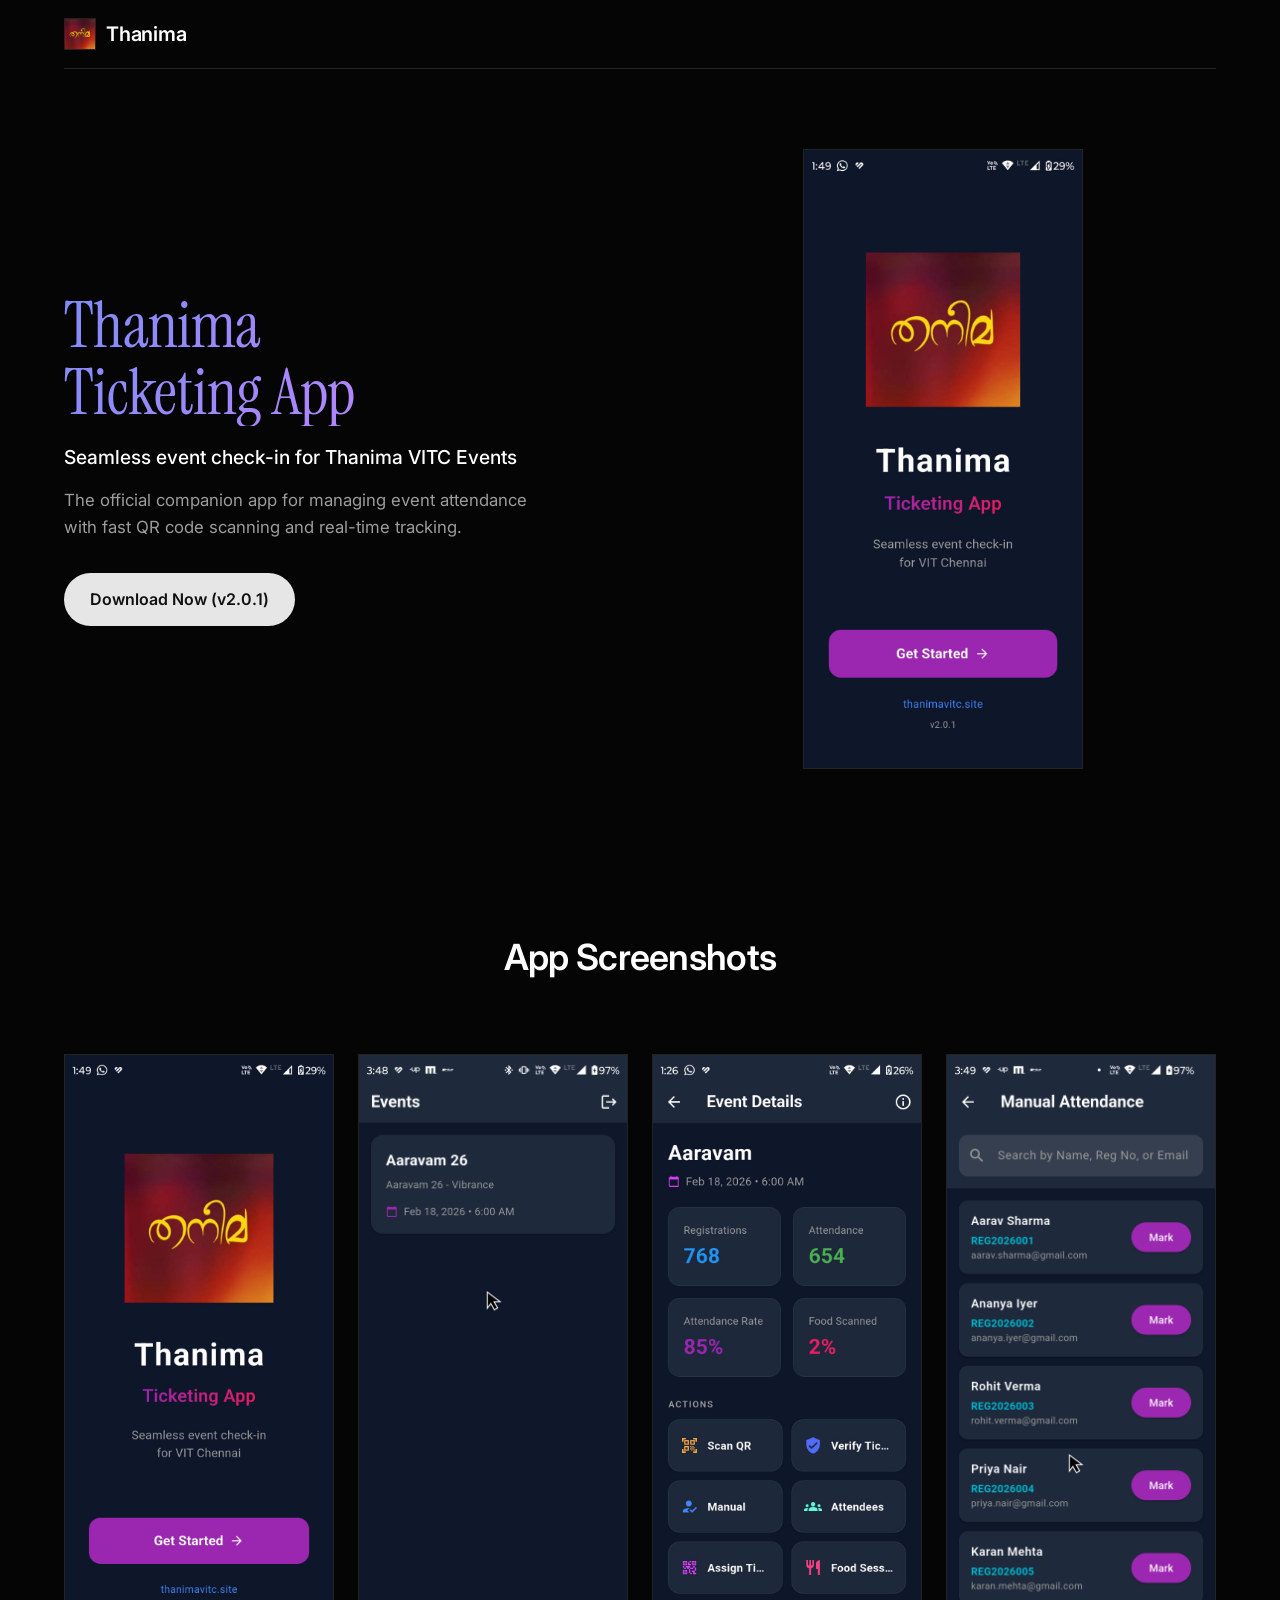
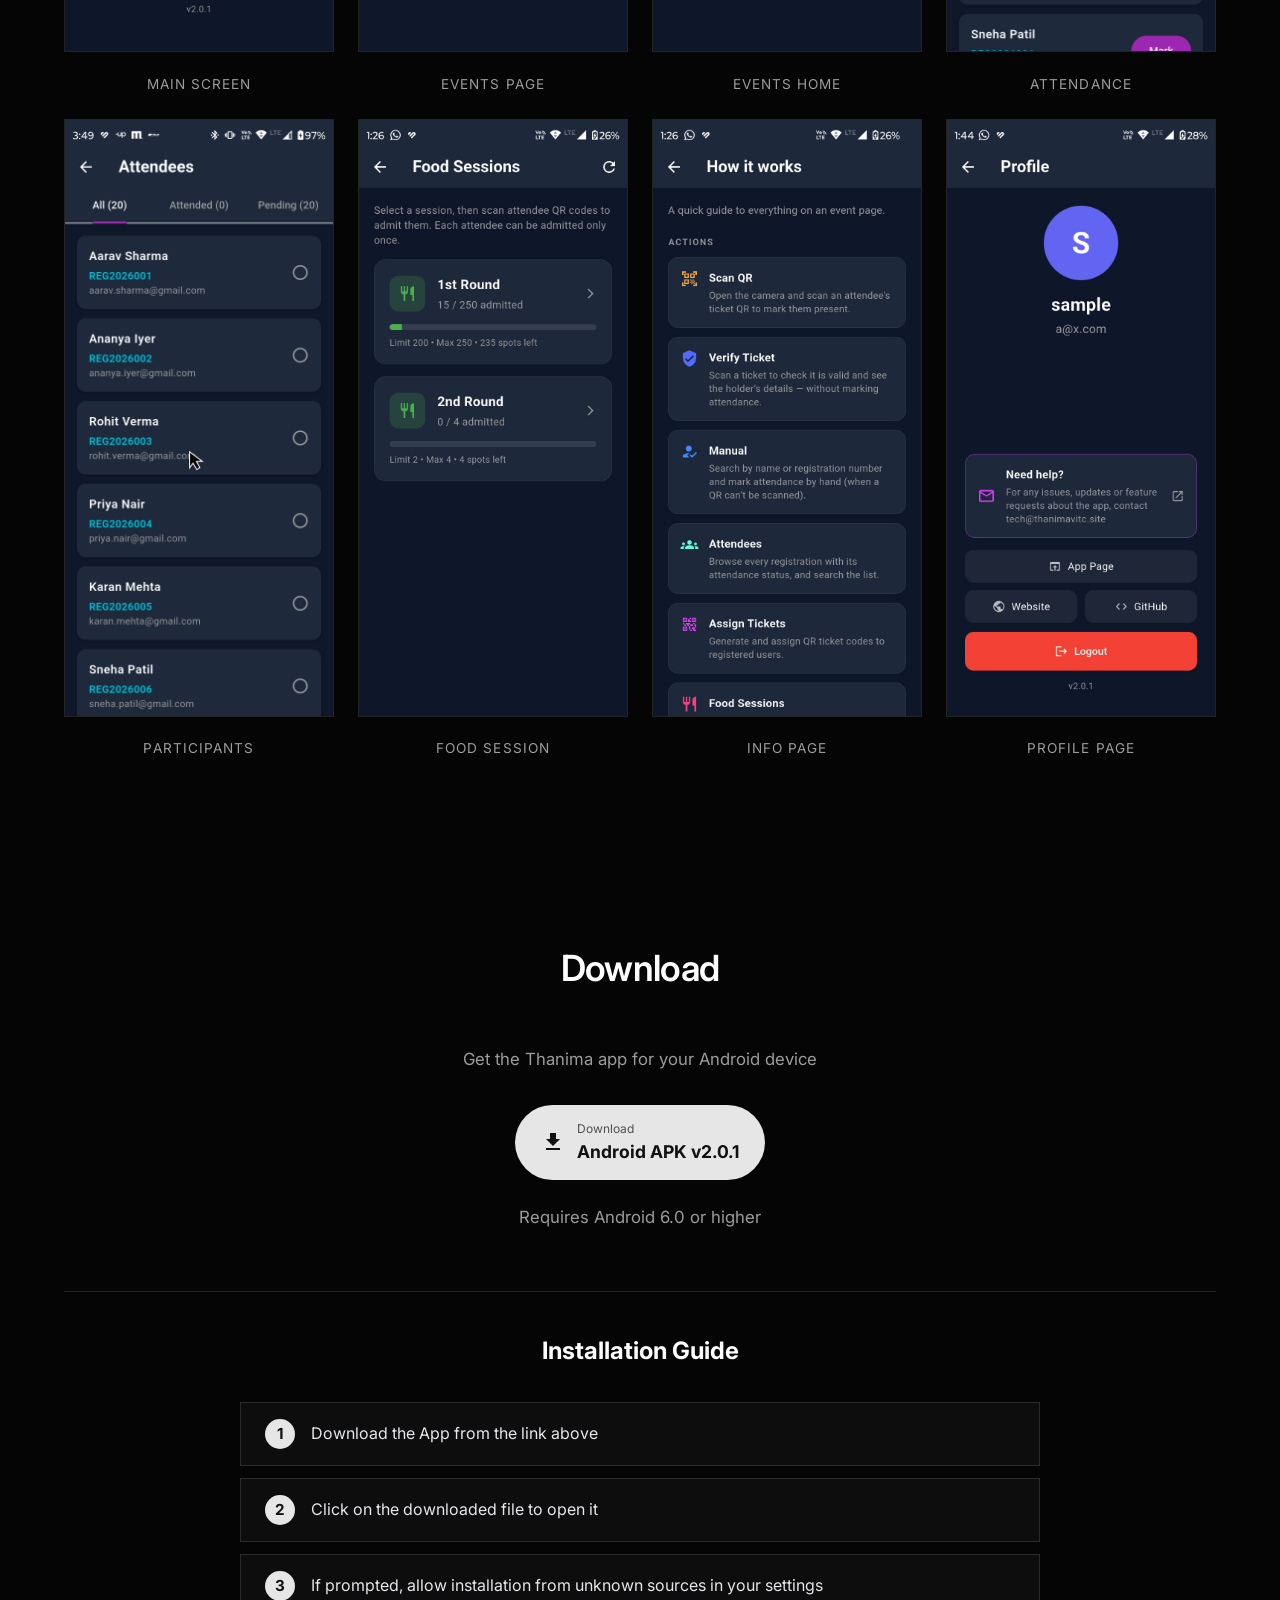
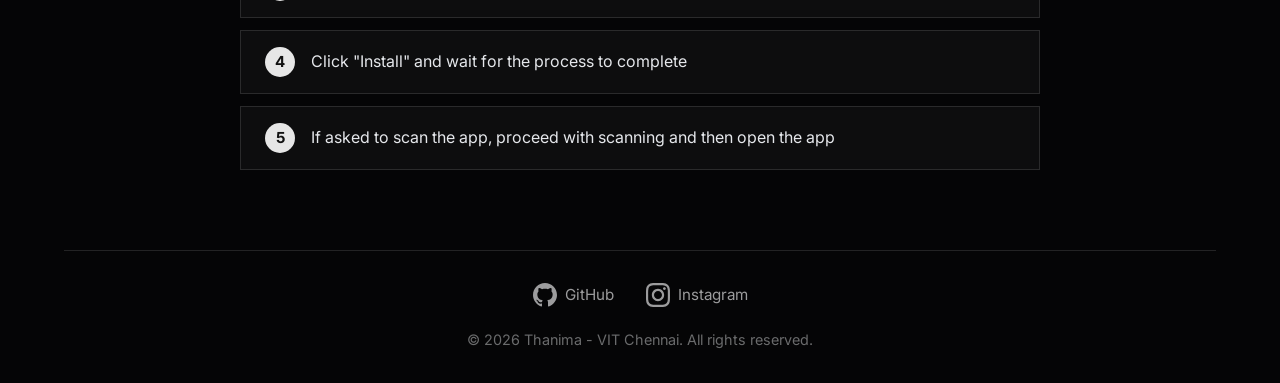
<file: docs/index.html>
<!DOCTYPE html>
<html lang="en">

<head>
    <meta charset="UTF-8">
    <meta name="viewport" content="width=device-width, initial-scale=1.0">
    <title>Thanima Ticketing App - Event Check-in for VIT Chennai</title>
    <link rel="icon" type="image/jpeg" href="thanima_logo.jpg">
    <link rel="preconnect" href="https://fonts.googleapis.com">
    <link rel="preconnect" href="https://fonts.gstatic.com" crossorigin>
    <link href="https://fonts.googleapis.com/css2?family=Inter:wght@400;500;600;700&family=Instrument+Serif:ital@0;1&display=swap" rel="stylesheet">
    <link rel="stylesheet" href="styles.css">
</head>

<body>
    <div class="container">
        <!-- Header -->
        <header class="header">
            <a href="https://thanimavitc.site" class="logo">
                <img src="thanima_logo.jpg" alt="Thanima Logo" class="logo-img">
                <span class="logo-text">Thanima</span>
            </a>
        </header>

        <!-- Hero Section -->
        <section class="hero">
            <div class="hero-content">
                <h1>Thanima<br class="mobile-break"> Ticketing App</h1>
                <p class="hero-subtitle">Seamless event check-in for Thanima VITC Events</p>
                <p class="hero-description">
                    The official companion app for managing event attendance with fast QR code scanning
                    and real-time tracking.
                </p>
                <a href="#download" class="btn btn-primary">Download Now (v2.0.1)</a>
            </div>
            <div class="hero-image">
                <img src="screenshots/main.png" alt="Thanima App Preview">
            </div>
        </section>

        <!-- Screenshots Section -->
        <section id="screenshots" class="screenshots">
            <h2>App Screenshots</h2>
            <div class="screenshots-carousel">
                <div class="screenshot-item">
                    <img src="screenshots/main.png" alt="Main Screen" loading="lazy">
                    <p>Main Screen</p>
                </div>
                <div class="screenshot-item">
                    <img src="screenshots/events.png" alt="Events Page" loading="lazy">
                    <p>Events Page</p>
                </div>
                <div class="screenshot-item">
                    <img src="screenshots/events-home.png" alt="Events Home" loading="lazy">
                    <p>Events Home</p>
                </div>
                <div class="screenshot-item">
                    <img src="screenshots/attendence.png" alt="Attendance" loading="lazy">
                    <p>Attendance</p>
                </div>
                <div class="screenshot-item">
                    <img src="screenshots/participants.png" alt="Participants" loading="lazy">
                    <p>Participants</p>
                </div>
                <div class="screenshot-item">
                    <img src="screenshots/food-sessino.png" alt="Food Session" loading="lazy">
                    <p>Food Session</p>
                </div>
                <div class="screenshot-item">
                    <img src="screenshots/info-page.png" alt="Info Page" loading="lazy">
                    <p>Info Page</p>
                </div>
                <div class="screenshot-item">
                    <img src="screenshots/profile.png" alt="Profile Page" loading="lazy">
                    <p>Profile Page</p>
                </div>
            </div>
        </section>

        <!-- Download Section -->
        <section id="download" class="download">
            <h2>Download</h2>
            <p>Get the Thanima app for your Android device</p>
            <div class="download-buttons">
                <a href="https://github.com/ThanimaVITC/thanima-ticket-generation-mobile-app/releases/download/v2.0.1/thanima_ticketing_v2.0.1.apk" class="btn btn-download" download>
                    <svg viewBox="0 0 24 24" fill="currentColor" width="24" height="24">
                        <path d="M5 20h14v-2H5v2zM19 9h-4V3H9v6H5l7 7 7-7z" />
                    </svg>
                    <span>
                        <small>Download</small>
                        <strong>Android APK v2.0.1</strong>
                    </span>
                </a>
            </div>
            <p class="download-note">Requires Android 6.0 or higher</p>

            <!-- Installation Guide -->
            <div class="install-guide">
                <h3>Installation Guide</h3>
                <div class="install-steps-text">
                    <div class="step-item">
                        <span class="step-number">1</span>
                        <p>Download the App from the link above</p>
                    </div>
                    <div class="step-item">
                        <span class="step-number">2</span>
                        <p>Click on the downloaded file to open it</p>
                    </div>
                    <div class="step-item">
                        <span class="step-number">3</span>
                        <p>If prompted, allow installation from unknown sources in your settings</p>
                    </div>
                    <div class="step-item">
                        <span class="step-number">4</span>
                        <p>Click "Install" and wait for the process to complete</p>
                    </div>
                    <div class="step-item">
                        <span class="step-number">5</span>
                        <p>If asked to scan the app, proceed with scanning and then open the app</p>
                    </div>
                </div>
            </div>
        </section>

        <!-- Footer -->
        <footer class="footer">
            <div class="footer-links">
                <a href="https://github.com/ThanimaVITC" target="_blank" rel="noopener">
                    <svg viewBox="0 0 24 24" fill="currentColor" width="24" height="24">
                        <path
                            d="M12 0c-6.626 0-12 5.373-12 12 0 5.302 3.438 9.8 8.207 11.387.599.111.793-.261.793-.577v-2.234c-3.338.726-4.033-1.416-4.033-1.416-.546-1.387-1.333-1.756-1.333-1.756-1.089-.745.083-.729.083-.729 1.205.084 1.839 1.237 1.839 1.237 1.07 1.834 2.807 1.304 3.492.997.107-.775.418-1.305.762-1.604-2.665-.305-5.467-1.334-5.467-5.931 0-1.311.469-2.381 1.236-3.221-.124-.303-.535-1.524.117-3.176 0 0 1.008-.322 3.301 1.23.957-.266 1.983-.399 3.003-.404 1.02.005 2.047.138 3.006.404 2.291-1.552 3.297-1.23 3.297-1.23.653 1.653.242 2.874.118 3.176.77.84 1.235 1.911 1.235 3.221 0 4.609-2.807 5.624-5.479 5.921.43.372.823 1.102.823 2.222v3.293c0 .319.192.694.801.576 4.765-1.589 8.199-6.086 8.199-11.386 0-6.627-5.373-12-12-12z" />
                    </svg>
                    GitHub
                </a>
                <a href="https://instagram.com/thanimavitc" target="_blank" rel="noopener">
                    <svg viewBox="0 0 24 24" fill="currentColor" width="24" height="24">
                        <path
                            d="M12 2.163c3.204 0 3.584.012 4.85.07 3.252.148 4.771 1.691 4.919 4.919.058 1.265.069 1.645.069 4.849 0 3.205-.012 3.584-.069 4.849-.149 3.225-1.664 4.771-4.919 4.919-1.266.058-1.644.07-4.85.07-3.204 0-3.584-.012-4.849-.07-3.26-.149-4.771-1.699-4.919-4.92-.058-1.265-.07-1.644-.07-4.849 0-3.204.013-3.583.07-4.849.149-3.227 1.664-4.771 4.919-4.919 1.266-.057 1.645-.069 4.849-.069zm0-2.163c-3.259 0-3.667.014-4.947.072-4.358.2-6.78 2.618-6.98 6.98-.059 1.281-.073 1.689-.073 4.948 0 3.259.014 3.668.072 4.948.2 4.358 2.618 6.78 6.98 6.98 1.281.058 1.689.072 4.948.072 3.259 0 3.668-.014 4.948-.072 4.354-.2 6.782-2.618 6.979-6.98.059-1.28.073-1.689.073-4.948 0-3.259-.014-3.667-.072-4.947-.196-4.354-2.617-6.78-6.979-6.98-1.281-.059-1.69-.073-4.949-.073zm0 5.838c-3.403 0-6.162 2.759-6.162 6.162s2.759 6.163 6.162 6.163 6.162-2.759 6.162-6.163c0-3.403-2.759-6.162-6.162-6.162zm0 10.162c-2.209 0-4-1.79-4-4 0-2.209 1.791-4 4-4s4 1.791 4 4c0 2.21-1.791 4-4 4zm6.406-11.845c-.796 0-1.441.645-1.441 1.44s.645 1.44 1.441 1.44c.795 0 1.439-.645 1.439-1.44s-.644-1.44-1.439-1.44z" />
                    </svg>
                    Instagram
                </a>
            </div>
            <p>&copy; 2026 Thanima - VIT Chennai. All rights reserved.</p>
        </footer>
    </div>
</body>

</html>
</file>
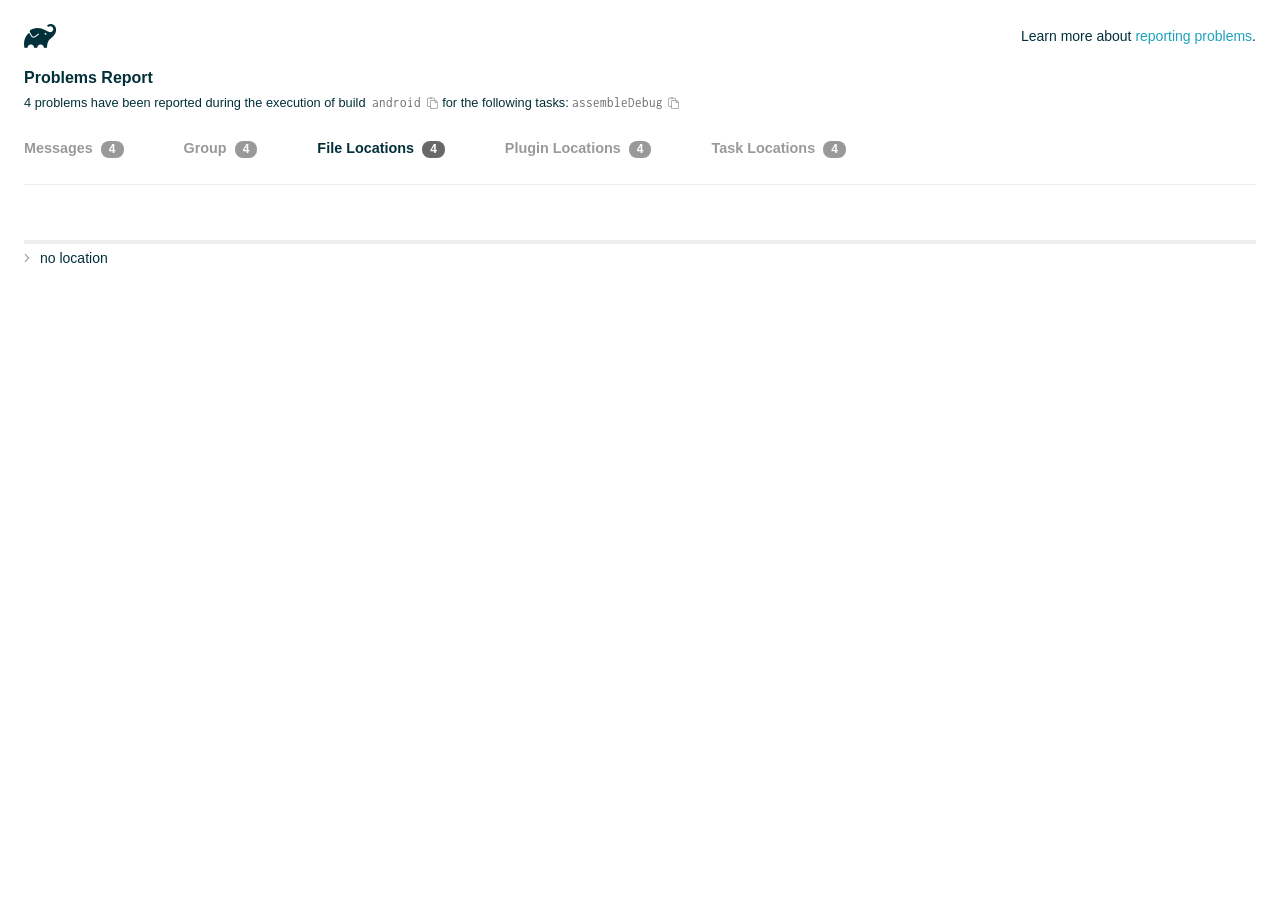
<file: android/build/reports/problems/problems-report.html>
<!DOCTYPE html>

<html lang="en">
<head>
    <!-- Required meta tags -->
    <meta charset="utf-8">
    <meta name="viewport" content="width=device-width, initial-scale=1, shrink-to-fit=no">

                    <style type="text/css">
                /*! normalize.css v7.0.0 | MIT License | github.com/necolas/normalize.css */
html {
    line-height: 1.15;
    -ms-text-size-adjust: 100%;
    -webkit-text-size-adjust: 100%
}

body {
    margin: 0
}

article, aside, footer, header, nav, section {
    display: block
}

h1 {
    font-size: 2em;
    margin: .67em 0
}

figcaption, figure, main {
    display: block
}

figure {
    margin: 1em 40px
}

hr {
    box-sizing: content-box;
    height: 0;
    overflow: visible
}

pre {
    font-family: monospace, monospace;
    font-size: 1em
}

a {
    background-color: transparent;
    -webkit-text-decoration-skip: objects
}

abbr[title] {
    border-bottom: none;
    text-decoration: underline;
    text-decoration: underline dotted
}

b, strong {
    font-weight: inherit
}

b, strong {
    font-weight: bolder
}

code, kbd, samp {
    font-family: monospace, monospace;
    font-size: 1em
}

dfn {
    font-style: italic
}

mark {
    background-color: #ff0;
    color: #000
}

small {
    font-size: 80%
}

sub, sup {
    font-size: 75%;
    line-height: 0;
    position: relative;
    vertical-align: baseline
}

sub {
    bottom: -.25em
}

sup {
    top: -.5em
}

audio, video {
    display: inline-block
}

audio:not([controls]) {
    display: none;
    height: 0
}

img {
    border-style: none
}

svg:not(:root) {
    overflow: hidden
}

button, input, optgroup, select, textarea {
    font-family: sans-serif;
    font-size: 100%;
    line-height: 1.15;
    margin: 0
}

button, input {
    overflow: visible
}

button, select {
    text-transform: none
}

[type=reset], [type=submit], button, html [type=button] {
    -webkit-appearance: button
}

[type=button]::-moz-focus-inner, [type=reset]::-moz-focus-inner, [type=submit]::-moz-focus-inner, button::-moz-focus-inner {
    border-style: none;
    padding: 0
}

[type=button]:-moz-focusring, [type=reset]:-moz-focusring, [type=submit]:-moz-focusring, button:-moz-focusring {
    outline: 1px dotted ButtonText
}

fieldset {
    padding: .35em .75em .625em
}

legend {
    box-sizing: border-box;
    color: inherit;
    display: table;
    max-width: 100%;
    padding: 0;
    white-space: normal
}

progress {
    display: inline-block;
    vertical-align: baseline
}

textarea {
    overflow: auto
}

[type=checkbox], [type=radio] {
    box-sizing: border-box;
    padding: 0
}

[type=number]::-webkit-inner-spin-button, [type=number]::-webkit-outer-spin-button {
    height: auto
}

[type=search] {
    -webkit-appearance: textfield;
    outline-offset: -2px
}

[type=search]::-webkit-search-cancel-button, [type=search]::-webkit-search-decoration {
    -webkit-appearance: none
}

::-webkit-file-upload-button {
    -webkit-appearance: button;
    font: inherit
}

details, menu {
    display: block
}

summary {
    display: list-item
}

canvas {
    display: inline-block
}

template {
    display: none
}

[hidden] {
    display: none
}

/* configuration cache styles */

.report-wrapper {
    margin: 0;
    padding: 0 24px;
}

.gradle-logo {
    width: 32px;
    height: 24px;
    background-image: url("[data-uri]");
    background-size: contain;
}

.header {
    display: flex;
    flex-wrap: wrap;
    position: fixed;
    top: 0;
    left: 0;
    width: 100%;
    padding: 24px 24px 0 24px;
    background-color: white;
    z-index: 1;
}

.learn-more {
    margin-left: auto;
    align-self: center;
    font-size: 0.875rem;
    font-weight: normal;
}

.title {
    display: flex;
    align-items: center;
    padding: 18px 0 24px 0;
    flex: 1 0 100%;
}

.content {
    font-size: 0.875rem;
    padding: 240px 0 48px;
    overflow-x: auto;
    white-space: nowrap;
}

.content ol:first-of-type {
    margin: 0;
}

.tree-btn {
    cursor: pointer;
    display: inline-block;
    width: 16px;
    height: 16px;
    background-size: contain;
    background-repeat: no-repeat;
    vertical-align: middle;
    margin-top: -0.2em;
}

.tree-btn.collapsed {
    background-image: url('data:image/svg+xml;utf8,<svg xmlns="http://www.w3.org/2000/svg" viewBox="0 0 192 512"><path d="M166.9 264.5l-117.8 116c-4.7 4.7-12.3 4.7-17 0l-7.1-7.1c-4.7-4.7-4.7-12.3 0-17L127.3 256 25.1 155.6c-4.7-4.7-4.7-12.3 0-17l7.1-7.1c4.7-4.7 12.3-4.7 17 0l117.8 116c4.6 4.7 4.6 12.3-.1 17z" fill="%23999999" stroke="%23999999"/></svg>');
}

.tree-btn.expanded {
    background-image: url('data:image/svg+xml;utf8,<svg xmlns="http://www.w3.org/2000/svg" viewBox="0 0 256 512"><path d="M119.5 326.9L3.5 209.1c-4.7-4.7-4.7-12.3 0-17l7.1-7.1c4.7-4.7 12.3-4.7 17 0L128 287.3l100.4-102.2c4.7-4.7 12.3-4.7 17 0l7.1 7.1c4.7 4.7 4.7 12.3 0 17L136.5 327c-4.7 4.6-12.3 4.6-17-.1z" fill="%23999999" stroke="%23999999"/></svg>');
}

ul .tree-btn {
    margin-right: 3px;
}

.leaf-icon {
    display: inline-block;
    width: 16px;
    height: 16px;
    background-image: url('data:image/svg+xml;utf8,<svg xmlns="http://www.w3.org/2000/svg" viewBox="0 0 256 512"><path d="M32 256 H224" stroke="%23999999" stroke-width="48" stroke-linecap="round"/></svg>');
    background-size: contain;
    background-repeat: no-repeat;
    vertical-align: middle;
    margin-top: -0.2em;
}

.invisible-text {
    user-select: all; /* Allow the text to be selectable */
    color: transparent; /* Hide the text */
    text-indent: -9999px; /* Move the text out of view */
    position: relative;
    white-space: pre; /* Preserve meaningful whitespace in the invisible text for copying */
}

.text-for-copy {
    display: inline-block;
}

.enum-icon {
    display: inline-block;
    width: 16px;
    height: 16px;
    background-image: url('data:image/svg+xml;utf8,<svg xmlns="http://www.w3.org/2000/svg" viewBox="0 0 1024 1024"><circle cx="512" cy="512" r="200" /></svg>');
    background-size: contain;
    background-repeat: no-repeat;
    vertical-align: middle;
    margin-inline-start: 0.5ex;
    margin-inline-end: 0.5ex;
    margin-top: -0.2em;
}

.error-icon {
    display: inline-block;
    width: 16px;
    height: 16px;
    background-image: url('data:image/svg+xml;utf8,<svg xmlns="http://www.w3.org/2000/svg" viewBox="0 0 320 512"><path d="M193.94 256L296.5 153.44l21.15-21.15c3.12-3.12 3.12-8.19 0-11.31l-22.63-22.63c-3.12-3.12-8.19-3.12-11.31 0L160 222.06 36.29 98.34c-3.12-3.12-8.19-3.12-11.31 0L2.34 120.97c-3.12 3.12-3.12 8.19 0 11.31L126.06 256 2.34 379.71c-3.12 3.12-3.12 8.19 0 11.31l22.63 22.63c3.12 3.12 8.19 3.12 11.31 0L160 289.94 262.56 392.5l21.15 21.15c3.12 3.12 8.19 3.12 11.31 0l22.63-22.63c3.12-3.12 3.12-8.19 0-11.31L193.94 256z" fill="%23FC461E" stroke="%23FC461E"/></svg>');
    background-size: contain;
    background-repeat: no-repeat;
    vertical-align: middle;
    margin-inline-start: 0.5ex;
    margin-inline-end: 0.5ex;
    margin-top: -0.2em;
}

.advice-icon {
    display: inline-block;
    width: 16px;
    height: 16px;
    background-image: url('data:image/svg+xml;utf8,<svg width="800px" height="800px" viewBox="-4.93 0 122.88 122.88" version="1.1" id="Layer_1" xmlns="http://www.w3.org/2000/svg" xmlns:xlink="http://www.w3.org/1999/xlink"  style="enable-background:new 0 0 113.01 122.88" xml:space="preserve"><g><path d="M44.13,102.06c-1.14,0.03-2.14-0.81-2.3-1.96c-0.17-1.2,0.64-2.31,1.82-2.54c-1.3-7.37-4.85-11.43-8.6-15.72 c-2.92-3.34-5.95-6.81-8.34-11.92c-2.35-5.03-3.64-10.23-3.6-15.63c0.05-5.4,1.42-10.96,4.4-16.71c0.02-0.04,0.04-0.07,0.06-0.11 l0,0c3.91-6.62,9.38-11.04,15.47-13.52c5.11-2.09,10.66-2.8,16.1-2.3c5.42,0.5,10.73,2.2,15.37,4.94 c5.9,3.49,10.75,8.67,13.42,15.21c1.44,3.54,2.42,7.49,2.54,11.82c0.12,4.31-0.62,8.96-2.61,13.88 c-2.66,6.59-6.18,10.68-9.47,14.51c-3.03,3.53-5.85,6.81-7.42,11.84c0.89,0.21,1.59,0.94,1.73,1.9c0.17,1.24-0.7,2.39-1.94,2.56 l-0.77,0.11c-0.14,1.09-0.23,2.26-0.27,3.51l0.25-0.04c1.24-0.17,2.39,0.7,2.56,1.94c0.17,1.24-0.7,2.39-1.94,2.56l-0.78,0.11 c0.01,0.15,0.02,0.3,0.03,0.45l0,0c0.07,0.88,0.08,1.73,0.03,2.54l0.13-0.02c1.25-0.15,2.38,0.74,2.54,1.98 c0.15,1.25-0.74,2.38-1.98,2.54l-1.68,0.21c-1.2,3.11-3.34,5.48-5.87,6.94c-1.74,1.01-3.67,1.59-5.61,1.71 c-1.97,0.12-3.96-0.25-5.78-1.13c-2.08-1.02-3.94-2.71-5.29-5.14c-0.65-0.33-1.13-0.97-1.23-1.75c-0.04-0.31-0.01-0.61,0.07-0.89 c-0.39-1.16-0.68-2.43-0.87-3.83l-0.07,0.01c-1.24,0.17-2.39-0.7-2.56-1.94c-0.17-1.24,0.7-2.39,1.94-2.56l0.54-0.08 C44.19,104.32,44.18,103.16,44.13,102.06L44.13,102.06z M2.18,58.86C1.01,58.89,0.04,57.98,0,56.81c-0.04-1.17,0.88-2.14,2.05-2.18 l8.7-0.3c1.17-0.04,2.14,0.88,2.18,2.05c0.04,1.17-0.88,2.14-2.05,2.18L2.18,58.86L2.18,58.86z M110.68,50.25 c1.16-0.12,2.2,0.73,2.32,1.89c0.12,1.16-0.73,2.2-1.89,2.32l-8.66,0.91c-1.16,0.12-2.2-0.73-2.32-1.89 c-0.12-1.16,0.73-2.2,1.89-2.32L110.68,50.25L110.68,50.25z M94.91,14.78c0.65-0.97,1.96-1.23,2.93-0.58 c0.97,0.65,1.23,1.96,0.58,2.93l-4.84,7.24c-0.65,0.97-1.96,1.23-2.93,0.58c-0.97-0.65-1.23-1.96-0.58-2.93L94.91,14.78 L94.91,14.78z M57.63,2.06c0.03-1.17,1-2.09,2.16-2.06c1.17,0.03,2.09,1,2.06,2.16l-0.22,8.7c-0.03,1.17-1,2.09-2.16,2.06 c-1.17-0.03-2.09-1-2.06-2.16L57.63,2.06L57.63,2.06z M13.88,15.53c-0.86-0.8-0.9-2.14-0.11-2.99c0.8-0.86,2.14-0.9,2.99-0.11 l6.37,5.94c0.86,0.8,0.9,2.14,0.11,2.99c-0.8,0.86-2.14,0.9-2.99,0.11L13.88,15.53L13.88,15.53z M47.88,96.95l18.49-2.63 c1.59-6.7,5.05-10.73,8.8-15.08c3.08-3.58,6.36-7.4,8.76-13.34c1.76-4.35,2.41-8.43,2.31-12.19c-0.1-3.75-0.96-7.21-2.24-10.34 c-2.3-5.63-6.51-10.11-11.65-13.15c-4.11-2.43-8.8-3.94-13.59-4.37c-4.77-0.44-9.64,0.19-14.13,2.02 c-5.26,2.15-9.99,5.97-13.39,11.72c-2.64,5.12-3.86,10.02-3.9,14.73c-0.04,4.74,1.11,9.33,3.2,13.8c2.13,4.56,4.97,7.8,7.69,10.92 C42.47,83.9,46.48,88.49,47.88,96.95L47.88,96.95z M65.62,99.02l-17.27,2.45c0.05,1.1,0.07,2.25,0.05,3.47l17.05-2.42 C65.47,101.29,65.52,100.12,65.62,99.02L65.62,99.02z M48.49,109.52c0.12,0.92,0.3,1.76,0.53,2.54l16.55-2.04 c0.11-0.86,0.13-1.77,0.05-2.74l0,0l0-0.02l-0.01-0.17L48.49,109.52L48.49,109.52z M51.37,116.36c0.64,0.67,1.35,1.19,2.1,1.55 c1.15,0.56,2.42,0.79,3.67,0.72c1.29-0.08,2.57-0.47,3.74-1.15c1.1-0.64,2.09-1.53,2.88-2.65L51.37,116.36L51.37,116.36z"/></g></svg>');
    background-size: contain;
    background-repeat: no-repeat;
    vertical-align: middle;
    margin-inline-start: 0.5ex;
    margin-inline-end: 0.5ex;
    margin-top: -0.2em;
}

.warning-icon {
    display: inline-block;
    width: 13px;
    height: 13px;
    background-image: url('data:image/svg+xml;utf8,<svg xmlns="http://www.w3.org/2000/svg" viewBox="0 0 576 512"><path d="M270.2 160h35.5c3.4 0 6.1 2.8 6 6.2l-7.5 196c-.1 3.2-2.8 5.8-6 5.8h-20.5c-3.2 0-5.9-2.5-6-5.8l-7.5-196c-.1-3.4 2.6-6.2 6-6.2zM288 388c-15.5 0-28 12.5-28 28s12.5 28 28 28 28-12.5 28-28-12.5-28-28-28zm281.5 52L329.6 24c-18.4-32-64.7-32-83.2 0L6.5 440c-18.4 31.9 4.6 72 41.6 72H528c36.8 0 60-40 41.5-72zM528 480H48c-12.3 0-20-13.3-13.9-24l240-416c6.1-10.6 21.6-10.7 27.7 0l240 416c6.2 10.6-1.5 24-13.8 24z" fill="%23DEAD22" stroke="%23DEAD22"/></svg>');
    background-size: contain;
    background-repeat: no-repeat;
    vertical-align: middle;
    margin-inline-start: 0.3ex;
    margin-inline-end: 1.1ex;
    margin-top: -0.1em;
}

.documentation-button {
    cursor: pointer;
    display: inline-block;
    width: 13px;
    height: 13px;
    background-image: url('data:image/svg+xml;utf8,<svg xmlns="http://www.w3.org/2000/svg" viewBox="0 0 512 512"><path d="M256 340c-15.464 0-28 12.536-28 28s12.536 28 28 28 28-12.536 28-28-12.536-28-28-28zm7.67-24h-16c-6.627 0-12-5.373-12-12v-.381c0-70.343 77.44-63.619 77.44-107.408 0-20.016-17.761-40.211-57.44-40.211-29.144 0-44.265 9.649-59.211 28.692-3.908 4.98-11.054 5.995-16.248 2.376l-13.134-9.15c-5.625-3.919-6.86-11.771-2.645-17.177C185.658 133.514 210.842 116 255.67 116c52.32 0 97.44 29.751 97.44 80.211 0 67.414-77.44 63.849-77.44 107.408V304c0 6.627-5.373 12-12 12zM256 40c118.621 0 216 96.075 216 216 0 119.291-96.61 216-216 216-119.244 0-216-96.562-216-216 0-119.203 96.602-216 216-216m0-32C119.043 8 8 119.083 8 256c0 136.997 111.043 248 248 248s248-111.003 248-248C504 119.083 392.957 8 256 8z" fill="%23999999" stroke="%23999999"/></svg>');
    background-size: contain;
    background-repeat: no-repeat;
    vertical-align: middle;
    margin-inline-start: 0.5ex;
    margin-inline-end: 0.5ex;
    margin-top: -0.2em;
}

.documentation-button::selection {
    color: transparent;
}

.documentation-button:hover {
    color: transparent;
}

.copy-button {
    cursor: pointer;
    display: inline-block;
    width: 12px;
    height: 12px;
    background-image: url('data:image/svg+xml;utf8,<svg xmlns="http://www.w3.org/2000/svg" viewBox="0 0 448 512"><path d="M433.941 193.941l-51.882-51.882A48 48 0 0 0 348.118 128H320V80c0-26.51-21.49-48-48-48h-66.752C198.643 13.377 180.858 0 160 0s-38.643 13.377-45.248 32H48C21.49 32 0 53.49 0 80v288c0 26.51 21.49 48 48 48h80v48c0 26.51 21.49 48 48 48h224c26.51 0 48-21.49 48-48V227.882a48 48 0 0 0-14.059-33.941zm-22.627 22.627a15.888 15.888 0 0 1 4.195 7.432H352v-63.509a15.88 15.88 0 0 1 7.431 4.195l51.883 51.882zM160 30c9.941 0 18 8.059 18 18s-8.059 18-18 18-18-8.059-18-18 8.059-18 18-18zM48 384c-8.822 0-16-7.178-16-16V80c0-8.822 7.178-16 16-16h66.752c6.605 18.623 24.389 32 45.248 32s38.643-13.377 45.248-32H272c8.822 0 16 7.178 16 16v48H176c-26.51 0-48 21.49-48 48v208H48zm352 96H176c-8.822 0-16-7.178-16-16V176c0-8.822 7.178-16 16-16h144v72c0 13.2 10.8 24 24 24h72v208c0 8.822-7.178 16-16 16z" fill="%23999999" stroke="%23999999"/></svg>');
    background-size: contain;
    background-repeat: no-repeat;
    vertical-align: middle;
    margin-inline-start: 0.5ex;
    margin-top: -0.2em;
}

.groups{
    display: flex;
    border-bottom: 1px solid #EDEEEF;
    flex: 1 0 100%;
}

.uncategorized {
    display: flex;
    border-top: 4px solid #EDEEEF;
    flex: 1 0 100%;
}

.group-selector {
    padding: 0 52px 24px 0;
    font-size: 0.9rem;
    font-weight: bold;
    color: #999999;
    cursor: pointer;
}

.group-selector__count {
    margin: 0 8px;
    border-radius: 8px;
    background-color: #999;
    color: #fff;
    padding: 1px 8px 2px;
    font-size: 0.75rem;
}

.group-selector--active {
    color: #02303A;
    cursor: auto;
}

.group-selector--active .group-selector__count {
    background-color: #686868;
}

.group-selector--disabled {
    cursor: not-allowed;
}

.accordion-header {
    cursor: pointer;
}

.container {
    padding-left: 0.5em;
    padding-right: 0.5em;
}

.stacktrace {
    border-radius: 4px;
    overflow-x: auto;
    padding: 0.5rem;
    margin-bottom: 0;
    min-width: 1000px;
}

/* Lato (bold, regular) */
@font-face {
    font-display: swap;
    font-family: Lato;
    font-weight: 500;
    font-style: normal;
    src: url("https://assets.gradle.com/lato/fonts/lato-semibold/lato-semibold.woff2") format("woff2"),
    url("https://assets.gradle.com/lato/fonts/lato-semibold/lato-semibold.woff") format("woff");
}

@font-face {
    font-display: swap;
    font-family: Lato;
    font-weight: bold;
    font-style: normal;
    src: url("https://assets.gradle.com/lato/fonts/lato-bold/lato-bold.woff2") format("woff2"),
    url("https://assets.gradle.com/lato/fonts/lato-bold/lato-bold.woff") format("woff");
}

* {
    -webkit-box-sizing: border-box;
    -moz-box-sizing: border-box;
    box-sizing: border-box;
}

html,
body {
    margin: 0;
    padding: 0;
}

html {
    font-family: "Lato", "Helvetica Neue", Arial, sans-serif;
    font-size: 16px;
    font-weight: 400;
    line-height: 1.5;
}

body {
    color: #02303A;
    background-color: #ffffff;
    -webkit-text-size-adjust: 100%;
    -ms-text-size-adjust: 100%;
    -webkit-font-smoothing: antialiased;
}


/* typography */
h1, h2, h3, h4, h5, h6 {
    color: #02303A;
    text-rendering: optimizeLegibility;
    margin: 0;
}

h1 {
    font-size: 1rem;
}

h2 {
    font-size: 0.9rem;
}

h3 {
    font-size: 1.125rem;
}

h4, h5, h6 {
    font-size: 0.875rem;
}

h1 code {
    font-weight: bold;
}

ul, ol, dl {
    list-style-position: outside;
    line-height: 1.6;
    padding: 0;
    margin: 0 0 0 20px;
    list-style-type: none;
}

li {
    line-height: 2;
}

a {
    color: #1DA2BD;
    text-decoration: none;
    transition: all 0.3s ease, visibility 0s;
}

a:hover {
    color: #35c1e4;
}

/* code */
code, pre {
    font-family: Inconsolata, Monaco, "Courier New", monospace;
    font-style: normal;
    font-variant-ligatures: normal;
    font-variant-caps: normal;
    font-variant-numeric: normal;
    font-variant-east-asian: normal;
    font-weight: normal;
    font-stretch: normal;
    color: #686868;
}

*:not(pre) > code {
    letter-spacing: 0;
    padding: 0.1em 0.5ex;
    text-rendering: optimizeSpeed;
    word-spacing: -0.15em;
    word-wrap: break-word;
}

pre {
    font-size: 0.75rem;
    line-height: 1.8;
    margin-top: 0;
    margin-bottom: 1.5em;
    padding: 1rem;
}

pre code {
    background-color: transparent;
    color: inherit;
    line-height: 1.8;
    font-size: 100%;
    padding: 0;
}

a code {
    color: #1BA8CB;
}

pre.code, pre.programlisting, pre.screen, pre.tt {
    background-color: #f7f7f8;
    border-radius: 4px;
    font-size: 1em;
    line-height: 1.45;
    margin-bottom: 1.25em;
    overflow-x: auto;
    padding: 1rem;
}

li em, p em {
    padding: 0 1px;
}

code em, tt em {
    text-decoration: none;
}

code + .copy-button {
    margin-inline-start: 0.2ex;
}

.java-exception {
    font-size: 0.75rem;
    padding-left: 24px;
}

.java-exception ul {
    margin: 0;
    line-height: inherit;
}

.java-exception code {
    white-space: pre;
}

.java-exception-part-toggle {
    user-select: none;
    cursor: pointer;
    border-radius: 2px;
    padding: 0.1em 0.2em;
    background: azure;
    color: #686868;
}

                </style>
    <!-- Inconsolata is used as a default monospace font in the report. -->
    <link rel="stylesheet" href="https://fonts.googleapis.com/css?family=Inconsolata:400,700" />

    <title>Gradle Configuration Cache</title>
</head>
<body>

<div id="playground"></div>

<div class="report" id="report">
    Loading...
</div>

<script type="text/javascript">
function configurationCacheProblems() { return (
// begin-report-data
{"diagnostics":[{"locations":[{}],"problem":[{"text":"Properties should be assigned using the 'propName = value' syntax. Setting a property via the Gradle-generated 'propName value' or 'propName(value)' syntax in Groovy DSL has been deprecated."}],"severity":"WARNING","problemDetails":[{"text":"This is scheduled to be removed in Gradle 10.0."}],"contextualLabel":"Properties should be assigned using the 'propName = value' syntax. Setting a property via the Gradle-generated 'propName value' or 'propName(value)' syntax in Groovy DSL has been deprecated.","documentationLink":"https://docs.gradle.org/8.14/userguide/upgrading_version_8.html#groovy_space_assignment_syntax","problemId":[{"name":"deprecation","displayName":"Deprecation"},{"name":"properties-should-be-assigned-using-the-propname-value-syntax-setting-a-property-via-the-gradle-generated-propname-value-or-propname-value-syntax-in-groovy-dsl","displayName":"Properties should be assigned using the 'propName = value' syntax. Setting a property via the Gradle-generated 'propName value' or 'propName(value)' syntax in Groovy DSL has been deprecated."}],"solutions":[[{"text":"Use assignment ('group = <value>') instead."}]]},{"locations":[{}],"problem":[{"text":"Properties should be assigned using the 'propName = value' syntax. Setting a property via the Gradle-generated 'propName value' or 'propName(value)' syntax in Groovy DSL has been deprecated."}],"severity":"WARNING","problemDetails":[{"text":"This is scheduled to be removed in Gradle 10.0."}],"contextualLabel":"Properties should be assigned using the 'propName = value' syntax. Setting a property via the Gradle-generated 'propName value' or 'propName(value)' syntax in Groovy DSL has been deprecated.","documentationLink":"https://docs.gradle.org/8.14/userguide/upgrading_version_8.html#groovy_space_assignment_syntax","problemId":[{"name":"deprecation","displayName":"Deprecation"},{"name":"properties-should-be-assigned-using-the-propname-value-syntax-setting-a-property-via-the-gradle-generated-propname-value-or-propname-value-syntax-in-groovy-dsl","displayName":"Properties should be assigned using the 'propName = value' syntax. Setting a property via the Gradle-generated 'propName value' or 'propName(value)' syntax in Groovy DSL has been deprecated."}],"solutions":[[{"text":"Use assignment ('version = <value>') instead."}]]},{"locations":[{}],"problem":[{"text":"Properties should be assigned using the 'propName = value' syntax. Setting a property via the Gradle-generated 'propName value' or 'propName(value)' syntax in Groovy DSL has been deprecated."}],"severity":"WARNING","problemDetails":[{"text":"This is scheduled to be removed in Gradle 10.0."}],"contextualLabel":"Properties should be assigned using the 'propName = value' syntax. Setting a property via the Gradle-generated 'propName value' or 'propName(value)' syntax in Groovy DSL has been deprecated.","documentationLink":"https://docs.gradle.org/8.14/userguide/upgrading_version_8.html#groovy_space_assignment_syntax","problemId":[{"name":"deprecation","displayName":"Deprecation"},{"name":"properties-should-be-assigned-using-the-propname-value-syntax-setting-a-property-via-the-gradle-generated-propname-value-or-propname-value-syntax-in-groovy-dsl","displayName":"Properties should be assigned using the 'propName = value' syntax. Setting a property via the Gradle-generated 'propName value' or 'propName(value)' syntax in Groovy DSL has been deprecated."}],"solutions":[[{"text":"Use assignment ('compileSdk = <value>') instead."}]]},{"locations":[{}],"problem":[{"text":"Properties should be assigned using the 'propName = value' syntax. Setting a property via the Gradle-generated 'propName value' or 'propName(value)' syntax in Groovy DSL has been deprecated."}],"severity":"WARNING","problemDetails":[{"text":"This is scheduled to be removed in Gradle 10.0."}],"contextualLabel":"Properties should be assigned using the 'propName = value' syntax. Setting a property via the Gradle-generated 'propName value' or 'propName(value)' syntax in Groovy DSL has been deprecated.","documentationLink":"https://docs.gradle.org/8.14/userguide/upgrading_version_8.html#groovy_space_assignment_syntax","problemId":[{"name":"deprecation","displayName":"Deprecation"},{"name":"properties-should-be-assigned-using-the-propname-value-syntax-setting-a-property-via-the-gradle-generated-propname-value-or-propname-value-syntax-in-groovy-dsl","displayName":"Properties should be assigned using the 'propName = value' syntax. Setting a property via the Gradle-generated 'propName value' or 'propName(value)' syntax in Groovy DSL has been deprecated."}],"solutions":[[{"text":"Use assignment ('namespace = <value>') instead."}]]}],"problemsReport":{"totalProblemCount":4,"buildName":"android","requestedTasks":"assembleDebug","documentationLink":"https://docs.gradle.org/8.14/userguide/reporting_problems.html","documentationLinkCaption":"Problem report","summaries":[]}}
// end-report-data
);}
</script>
                <script type="text/javascript">
                !function(n,t){"object"==typeof exports&&"object"==typeof module?module.exports=t():"function"==typeof define&&define.amd?define([],t):"object"==typeof exports?exports["configuration-cache-report"]=t():n["configuration-cache-report"]=t()}(this,(()=>(({70:function(){void 0===ArrayBuffer.isView&&(ArrayBuffer.isView=function(n){return null!=n&&null!=n.__proto__&&n.__proto__.__proto__===Int8Array.prototype.__proto__}),void 0===Math.imul&&(Math.imul=function(n,t){return(4294901760&n)*(65535&t)+(65535&n)*(0|t)|0}),this["configuration-cache-report"]=function(n){"use strict";var t,r,i,e,u,o,f,s,c,a,h,l,_,v,d,g,w,b,p,m,k,q,y,B,C,x,j,P,I,S,z,T,E,L,N,A,M,F,D,O,R,H,$,G,U,V,Q,Z,Y,W,K,X,J,nn,tn,rn,en,un,on,fn,sn,cn,an,hn,ln,_n,vn,dn,gn,wn,bn,pn,mn,kn,qn,yn,Bn,Cn,xn,jn,Pn,In,Sn,zn,Tn,En,Ln,Nn,An,Mn=Math.imul,Fn=ArrayBuffer.isView;function Dn(n,t){if(!(t>=0))throw _u(ce("Requested element count "+t+" is less than zero."));return function(n,t){if(!(t>=0))throw _u(ce("Requested element count "+t+" is less than zero."));if(0===t)return Ct();if(t>=n.length)return function(n){switch(n.length){case 0:return Ct();case 1:return qr(n[0]);default:return function(n){return Hr(function(n){return new It(n,!1)}(n))}(n)}}(n);if(1===t)return qr(n[0]);var r=0,i=Rr(),e=0,u=n.length;n:for(;e<u;){var o=n[e];if(e=e+1|0,i.d(o),(r=r+1|0)===t)break n}return i}(n,rt(n.length-t|0,0))}function On(n,t,r,i,e,u,o){return t=t===A?", ":t,r=r===A?"":r,i=i===A?"":i,e=e===A?-1:e,u=u===A?"...":u,o=o===A?null:o,function(n,t,r,i,e,u,o,f){r=r===A?", ":r,i=i===A?"":i,e=e===A?"":e,u=u===A?-1:u,o=o===A?"...":o,f=f===A?null:f,t.e(i);var s=0,c=0,a=n.length;n:for(;c<a;){var h=n[c];if(c=c+1|0,(s=s+1|0)>1&&t.e(r),!(u<0||s<=u))break n;Jt(t,h,f)}return u>=0&&s>u&&t.e(o),t.e(e),t}(n,Bi(),t,r,i,e,u,o).toString()}function Rn(n){return n.length-1|0}function Hn(n,t){if(null==t){var r=0,i=n.length-1|0;if(r<=i)do{var e=r;if(r=r+1|0,null==n[e])return e}while(r<=i)}else{var u=0,o=n.length-1|0;if(u<=o)do{var f=u;if(u=u+1|0,le(t,n[f]))return f}while(u<=o)}return-1}function $n(n,t,r,i,e,u,o){return t=t===A?", ":t,r=r===A?"":r,i=i===A?"":i,e=e===A?-1:e,u=u===A?"...":u,o=o===A?null:o,Gn(n,Bi(),t,r,i,e,u,o).toString()}function Gn(n,t,r,i,e,u,o,f){r=r===A?", ":r,i=i===A?"":i,e=e===A?"":e,u=u===A?-1:u,o=o===A?"...":o,f=f===A?null:f,t.e(i);var s=0,c=n.f();n:for(;c.g();){var a=c.h();if((s=s+1|0)>1&&t.e(r),!(u<0||s<=u))break n;Jt(t,a,f)}return u>=0&&s>u&&t.e(o),t.e(e),t}function Un(n){if(n.i())throw xu("List is empty.");return n.j(0)}function Vn(n){return new tt(n)}function Qn(n){if(Ke(n,Di)){var t;switch(n.k()){case 0:t=Ct();break;case 1:t=qr(Ke(n,Fi)?n.j(0):n.f().h());break;default:t=Zn(n)}return t}return xt(Xn(n))}function Zn(n){return Hr(n)}function Yn(n){if(Ke(n,Di)&&n.k()<=1)return Qn(n);var t=Xn(n);return function(n){var t=(n.k()/2|0)-1|0;if(t<0)return br();var r=jt(n),i=0;if(i<=t)do{var e=i;i=i+1|0;var u=n.j(e);n.f4(e,n.j(r)),n.f4(r,u),r=r-1|0}while(e!==t)}(t),t}function Wn(n,t){if(!(t>=0))throw _u(ce("Requested element count "+t+" is less than zero."));return function(n,t){if(!(t>=0))throw _u(ce("Requested element count "+t+" is less than zero."));if(0===t)return Ct();if(Ke(n,Di)){if(t>=n.k())return Qn(n);if(1===t)return qr(function(n){if(Ke(n,Fi))return Un(n);var t=n.f();if(!t.g())throw xu("Collection is empty.");return t.h()}(n))}var r=0,i=Rr(),e=n.f();n:for(;e.g();){var u=e.h();if(i.d(u),(r=r+1|0)===t)break n}return xt(i)}(n,rt(n.k()-t|0,0))}function Kn(n,t){if(!(t>=0))throw _u(ce("Requested element count "+t+" is less than zero."));if(0===t)return Ct();var r=n.k();if(t>=r)return Qn(n);if(1===t)return qr(Jn(n));var i=Rr();if(Ke(n,bi)){var e=r-t|0;if(e<r)do{var u=e;e=e+1|0,i.d(n.j(u))}while(e<r)}else for(var o=n.l(r-t|0);o.g();){var f=o.h();i.d(f)}return i}function Xn(n){return Ke(n,Di)?Zn(n):nt(n,Or())}function Jn(n){if(n.i())throw xu("List is empty.");return n.j(jt(n))}function nt(n,t){for(var r=n.f();r.g();){var i=r.h();t.d(i)}return t}function tt(n){this.n_1=n}function rt(n,t){return n<t?t:n}function it(n,t){return n>t?t:n}function et(n,t){return Kt().q(n,t,-1)}function ut(n,t){return new Ft(n,t)}function ot(n){var t=n.f();if(!t.g())return Ct();var r=t.h();if(!t.g())return qr(r);var i=Or();for(i.d(r);t.g();)i.d(t.h());return i}function ft(n){this.r_1=n}function st(n,t){this.s_1=n,this.t_1=t}function ct(){}function at(n){this.x_1=n,this.w_1=0}function ht(n,t){this.a1_1=n,at.call(this,n),_t().b1(t,this.a1_1.k()),this.w_1=t}function lt(){t=this}function _t(){return null==t&&new lt,t}function vt(){_t(),ct.call(this)}function dt(n){this.h1_1=n}function gt(n,t){return t===n?"(this Map)":Vi(t)}function wt(n,t){var r;n:{for(var i=n.o().f();i.g();){var e=i.h();if(le(e.j1(),t)){r=e;break n}}r=null}return r}function bt(){r=this}function pt(){return null==r&&new bt,r}function mt(n){this.q1_1=n,ct.call(this)}function kt(){pt(),this.n1_1=null,this.o1_1=null}function qt(){i=this}function yt(){return null==i&&new qt,i}function Bt(n){return n.length>0?ou(n):Ct()}function Ct(){return null==e&&new Pt,e}function xt(n){switch(n.k()){case 0:return Ct();case 1:return qr(n.j(0));default:return n}}function jt(n){return n.k()-1|0}function Pt(){e=this,this.z1_1=new ke(-1478467534,-1720727600)}function It(n,t){this.b2_1=n,this.c2_1=t}function St(){u=this}function zt(){return null==u&&new St,u}function Tt(n,t){return Ke(n,Di)?n.k():t}function Et(n,t){if(Ke(t,Di))return n.m(t);for(var r=!1,i=t.f();i.g();){var e=i.h();n.d(e)&&(r=!0)}return r}function Lt(){}function Nt(n,t){this.h2_1=n,this.g2_1=n.i2_1.l(function(n,t){if(!(0<=t&&t<=n.k()))throw du("Position index "+t+" must be in range ["+Ve(0,n.k())+"].");return n.k()-t|0}(n,t))}function At(n){vt.call(this),this.i2_1=n}function Mt(n){this.k2_1=n,this.j2_1=n.l2_1.f()}function Ft(n,t){this.l2_1=n,this.m2_1=t}function Dt(n){for(;n.n2_1.g();){var t=n.n2_1.h();if(n.q2_1.t2_1(t)===n.q2_1.s2_1)return n.p2_1=t,n.o2_1=1,br()}n.o2_1=0}function Ot(n){this.q2_1=n,this.n2_1=n.r2_1.f(),this.o2_1=-1,this.p2_1=null}function Rt(n,t,r){t=t===A||t,this.r2_1=n,this.s2_1=t,this.t2_1=r}function Ht(){return null==o&&new $t,o}function $t(){o=this,this.u2_1=new ke(1993859828,793161749)}function Gt(n,t,r){return Ut(Ut(n,r)-Ut(t,r)|0,r)}function Ut(n,t){var r=n%t|0;return r>=0?r:r+t|0}function Vt(){f=this,this.p_1=new Zt(1,0)}function Qt(){return null==f&&new Vt,f}function Zt(n,t){Qt(),Xt.call(this,n,t,1)}function Yt(n,t,r){Lt.call(this),this.d3_1=r,this.e3_1=t,this.f3_1=this.d3_1>0?n<=t:n>=t,this.g3_1=this.f3_1?n:this.e3_1}function Wt(){s=this}function Kt(){return null==s&&new Wt,s}function Xt(n,t,r){if(Kt(),0===r)throw _u("Step must be non-zero.");if(r===mr().MIN_VALUE)throw _u("Step must be greater than Int.MIN_VALUE to avoid overflow on negation.");this.z2_1=n,this.a3_1=function(n,t,r){var i;if(r>0)i=n>=t?t:t-Gt(t,n,r)|0;else{if(!(r<0))throw _u("Step is zero.");i=n<=t?t:t+Gt(n,t,0|-r)|0}return i}(n,t,r),this.b3_1=r}function Jt(n,t,r){null!=r?n.e(r(t)):null==t||nu(t)?n.e(t):t instanceof Mi?n.i3(t.h3_1):n.e(Vi(t))}function nr(n,t,r){if(n===t)return!0;if(!(r=r!==A&&r))return!1;var i=xi(n),e=xi(t);return i===e||le(new Mi(ne(Li(i).toLowerCase(),0)),new Mi(ne(Li(e).toLowerCase(),0)))}function tr(n){return re(n)-1|0}function rr(n,t,r,i){return r=r===A?0:r,(i=i!==A&&i)||"string"!=typeof n?ir(n,t,r,re(n),i):n.indexOf(t,r)}function ir(n,t,r,i,e,u){var o=(u=u!==A&&u)?et(it(r,tr(n)),rt(i,0)):Ve(rt(r,0),it(i,re(n)));if("string"==typeof n&&"string"==typeof t){var f=o.z2_1,s=o.a3_1,c=o.b3_1;if(c>0&&f<=s||c<0&&s<=f)do{var a=f;if(f=f+c|0,Ti(t,0,n,a,re(t),e))return a}while(a!==s)}else{var h=o.z2_1,l=o.a3_1,_=o.b3_1;if(_>0&&h<=l||_<0&&l<=h)do{var v=h;if(h=h+_|0,fr(t,0,n,v,re(t),e))return v}while(v!==l)}return-1}function er(n){var t=0,r=re(n)-1|0,i=!1;n:for(;t<=r;){var e=ji(ne(n,i?r:t));if(i){if(!e)break n;r=r-1|0}else e?t=t+1|0:i=!0}return ie(n,t,r+1|0)}function ur(n,t){return ce(ie(n,t.y2(),t.c3()+1|0))}function or(n,t,r,i,e){r=r===A?0:r,i=i!==A&&i,sr(e=e===A?0:e);var u,o,f=ou(t);return new hr(n,r,e,(u=f,o=i,function(n,t){var r=function(n,t,r,i){if(!i&&1===t.k()){var e=function(n){if(Ke(n,Fi))return function(n){var t;switch(n.k()){case 0:throw xu("List is empty.");case 1:t=n.j(0);break;default:throw _u("List has more than one element.")}return t}(n);var t=n.f();if(!t.g())throw xu("Collection is empty.");var r=t.h();if(t.g())throw _u("Collection has more than one element.");return r}(t),u=rr(n,e,r);return u<0?null:_r(u,e)}var o=Ve(rt(r,0),re(n));if("string"==typeof n){var f=o.z2_1,s=o.a3_1,c=o.b3_1;if(c>0&&f<=s||c<0&&s<=f)do{var a,h=f;f=f+c|0;n:{for(var l=t.f();l.g();){var _=l.h();if(Ti(_,0,n,h,_.length,i)){a=_;break n}}a=null}if(null!=a)return _r(h,a)}while(h!==s)}else{var v=o.z2_1,d=o.a3_1,g=o.b3_1;if(g>0&&v<=d||g<0&&d<=v)do{var w,b=v;v=v+g|0;n:{for(var p=t.f();p.g();){var m=p.h();if(fr(m,0,n,b,m.length,i)){w=m;break n}}w=null}if(null!=w)return _r(b,w)}while(b!==d)}return null}(n,u,t,o);return null==r?null:_r(r.t3_1,r.u3_1.length)}))}function fr(n,t,r,i,e,u){if(i<0||t<0||t>(re(n)-e|0)||i>(re(r)-e|0))return!1;var o=0;if(o<e)do{var f=o;if(o=o+1|0,!nr(ne(n,t+f|0),ne(r,i+f|0),u))return!1}while(o<e);return!0}function sr(n){if(!(n>=0))throw _u(ce("Limit must be non-negative, but was "+n))}function cr(n){if(n.l3_1<0)n.j3_1=0,n.m3_1=null;else{var t;if(n.o3_1.r3_1>0?(n.n3_1=n.n3_1+1|0,t=n.n3_1>=n.o3_1.r3_1):t=!1,t||n.l3_1>re(n.o3_1.p3_1))n.m3_1=Ve(n.k3_1,tr(n.o3_1.p3_1)),n.l3_1=-1;else{var r=n.o3_1.s3_1(n.o3_1.p3_1,n.l3_1);if(null==r)n.m3_1=Ve(n.k3_1,tr(n.o3_1.p3_1)),n.l3_1=-1;else{var i=r.v3(),e=r.w3();n.m3_1=function(n,t){return t<=mr().MIN_VALUE?Qt().p_1:Ve(n,t-1|0)}(n.k3_1,i),n.k3_1=i+e|0,n.l3_1=n.k3_1+(0===e?1:0)|0}}n.j3_1=1}}function ar(n){this.o3_1=n,this.j3_1=-1,this.k3_1=function(n,t,r){if(0>r)throw _u("Cannot coerce value to an empty range: maximum "+r+" is less than minimum 0.");return n<0?0:n>r?r:n}(n.q3_1,0,re(n.p3_1)),this.l3_1=this.k3_1,this.m3_1=null,this.n3_1=0}function hr(n,t,r,i){this.p3_1=n,this.q3_1=t,this.r3_1=r,this.s3_1=i}function lr(n,t){this.t3_1=n,this.u3_1=t}function _r(n,t){return new lr(n,t)}function vr(){}function dr(){}function gr(){}function wr(){c=this}function br(){return null==c&&new wr,c}function pr(){a=this,this.MIN_VALUE=-2147483648,this.MAX_VALUE=2147483647,this.SIZE_BYTES=4,this.SIZE_BITS=32}function mr(){return null==a&&new pr,a}function kr(n){for(var t=[],r=n.f();r.g();)t.push(r.h());return t}function qr(n){return 0===(t=[n]).length?Or():Hr(new It(t,!0));var t}function yr(n){return n<0&&function(){throw Pu("Index overflow has happened.")}(),n}function Br(n){return void 0!==n.toArray?n.toArray():kr(n)}function Cr(n){return function(n,t){for(var r=0,i=n.length;r<i;){var e=n[r];r=r+1|0,t.d(e)}return t}(t=[n],(r=t.length,i=de(ve(ni)),function(n,t,r){Mr.call(r),ni.call(r),r.y5_1=function(n){return Kr(n,0,de(ve(Xr)))}(n)}(r,0,i),i));var t,r,i}function xr(){ct.call(this)}function jr(n){this.j4_1=n,this.h4_1=0,this.i4_1=-1}function Pr(n,t){this.n4_1=n,jr.call(this,n),_t().b1(t,this.n4_1.k()),this.h4_1=t}function Ir(){xr.call(this),this.o4_1=0}function Sr(n){this.r4_1=n}function zr(n){this.s4_1=n}function Tr(n,t){this.t4_1=n,this.u4_1=t}function Er(){Mr.call(this)}function Lr(n){this.x4_1=n,Mr.call(this)}function Nr(n){this.e5_1=n,xr.call(this)}function Ar(){kt.call(this),this.c5_1=null,this.d5_1=null}function Mr(){xr.call(this)}function Fr(){h=this;var n=Rr();n.c_1=!0,this.i5_1=n}function Dr(){return null==h&&new Fr,h}function Or(){return n=de(ve(Gr)),t=[],Gr.call(n,t),n;var n,t}function Rr(n){return t=de(ve(Gr)),r=[],Gr.call(t,r),t;var t,r}function Hr(n){return function(n,t){var r;return r=Br(n),Gr.call(t,r),t}(n,de(ve(Gr)))}function $r(n,t){return _t().e1(t,n.k()),t}function Gr(n){Dr(),Ir.call(this),this.b_1=n,this.c_1=!1}function Ur(n,t,r,i,e){if(r===i)return n;var u=(r+i|0)/2|0,o=Ur(n,t,r,u,e),f=Ur(n,t,u+1|0,i,e),s=o===t?n:t,c=r,a=u+1|0,h=r;if(h<=i)do{var l=h;if(h=h+1|0,c<=u&&a<=i){var _=o[c],v=f[a];e.compare(_,v)<=0?(s[l]=_,c=c+1|0):(s[l]=v,a=a+1|0)}else c<=u?(s[l]=o[c],c=c+1|0):(s[l]=f[a],a=a+1|0)}while(l!==i);return s}function Vr(n,t){return(3&n)-(3&t)|0}function Qr(){_=this}function Zr(n){this.n5_1=n,Er.call(this)}function Yr(n){return function(n,t){Ar.call(t),Xr.call(t),t.t5_1=n,t.u5_1=n.w5()}(new ui((null==_&&new Qr,_)),n),n}function Wr(){return Yr(de(ve(Xr)))}function Kr(n,t,r){if(Yr(r),!(n>=0))throw _u(ce("Negative initial capacity: "+n));if(!(t>=0))throw _u(ce("Non-positive load factor: "+t));return r}function Xr(){this.v5_1=null}function Jr(n,t){return Mr.call(t),ni.call(t),t.y5_1=n,t}function ni(){}function ti(n,t){var r=ii(n,n.h6_1.m5(t));if(null==r)return null;var i=r;if(null!=i&&Xe(i))return ri(i,n,t);var e=i;return n.h6_1.l5(e.j1(),t)?e:null}function ri(n,t,r){var i;n:{for(var e=0,u=n.length;e<u;){var o=n[e];if(e=e+1|0,t.h6_1.l5(o.j1(),r)){i=o;break n}}i=null}return i}function ii(n,t){var r=n.i6_1[t];return void 0===r?null:r}function ei(n){this.g6_1=n,this.z5_1=-1,this.a6_1=Object.keys(n.i6_1),this.b6_1=-1,this.c6_1=null,this.d6_1=!1,this.e6_1=-1,this.f6_1=null}function ui(n){this.h6_1=n,this.i6_1=this.k6(),this.j6_1=0}function oi(){}function fi(n){this.n6_1=n,this.l6_1=null,this.m6_1=null,this.m6_1=this.n6_1.y6_1.v6_1}function si(){v=this;var n,t=(_i(0,0,n=de(ve(vi))),n);t.x6_1=!0,this.e7_1=t}function ci(){return null==v&&new si,v}function ai(n,t,r){this.d7_1=n,Tr.call(this,t,r),this.b7_1=null,this.c7_1=null}function hi(n){this.y6_1=n,Er.call(this)}function li(){return Yr(n=de(ve(vi))),vi.call(n),n.w6_1=Wr(),n;var n}function _i(n,t,r){return Kr(n,t,r),vi.call(r),r.w6_1=Wr(),r}function vi(){ci(),this.v6_1=null,this.x6_1=!1}function di(){d=this;var n=gi(0),t=n.y5_1;(t instanceof vi?t:pe()).j5(),this.f7_1=n}function gi(n){return function(n,t){return function(n,t,r){Jr(function(n,t){return _i(n,t,de(ve(vi)))}(n,t),r),wi.call(r)}(n,0,t),t}(n,de(ve(wi)))}function wi(){null==d&&new di}function bi(){}function pi(){}function mi(n){pi.call(this),this.k7_1=n}function ki(){qi.call(this)}function qi(){pi.call(this),this.m7_1=""}function yi(){if(!w){w=!0;var n="undefined"!=typeof process&&process.versions&&!!process.versions.node;g=n?new mi(process.stdout):new ki}}function Bi(){return n=de(ve(Ci)),Ci.call(n,""),n;var n}function Ci(n){this.o7_1=void 0!==n?n:""}function xi(n){var t=Li(n).toUpperCase();return t.length>1?n:ne(t,0)}function ji(n){return function(n){return 9<=n&&n<=13||28<=n&&n<=32||160===n||n>4096&&(5760===n||8192<=n&&n<=8202||8232===n||8233===n||8239===n||8287===n||12288===n)}(n)}function Pi(){b=this,this.q7_1=new RegExp("[\\\\^$*+?.()|[\\]{}]","g"),this.r7_1=new RegExp("[\\\\$]","g"),this.s7_1=new RegExp("\\$","g")}function Ii(){return null==b&&new Pi,b}function Si(n,t){Ii(),this.v7_1=n,this.w7_1=function(n){if(Ke(n,Di)){var t;switch(n.k()){case 0:t=Ht();break;case 1:t=Cr(Ke(n,Fi)?n.j(0):n.f().h());break;default:t=nt(n,gi(n.k()))}return t}return function(n){switch(n.k()){case 0:return Ht();case 1:return Cr(n.f().h());default:return n}}(nt(n,(r=de(ve(wi)),Jr(li(),r),wi.call(r),r)));var r}(t),this.x7_1=new RegExp(n,$n(t,"","gu",A,A,A,zi)),this.y7_1=null,this.z7_1=null}function zi(n){return n.d8_1}function Ti(n,t,r,i,e,u){return fr(n,t,r,i,e,u=u!==A&&u)}function Ei(n,t){return n-t|0}function Li(n){return String.fromCharCode(n)}function Ni(){p=this,this.e8_1=0,this.f8_1=65535,this.g8_1=55296,this.h8_1=56319,this.i8_1=56320,this.j8_1=57343,this.k8_1=55296,this.l8_1=57343,this.m8_1=2,this.n8_1=16}function Ai(){return null==p&&new Ni,p}function Mi(n){Ai(),this.h3_1=n}function Fi(){}function Di(){}function Oi(){}function Ri(){}function Hi(){}function $i(){}function Gi(){m=this}function Ui(n,t){null==m&&new Gi,this.p8_1=n,this.q8_1=t}function Vi(n){var t=null==n?null:ce(n);return null==t?"null":t}function Qi(n){return new Zi(n)}function Zi(n){this.t8_1=n,this.s8_1=0}function Yi(){return Ji(),k}function Wi(){return Ji(),q}function Ki(){return Ji(),y}function Xi(){return Ji(),B}function Ji(){x||(x=!0,k=new ArrayBuffer(8),q=new Float64Array(Yi()),new Float32Array(Yi()),y=new Int32Array(Yi()),Wi()[0]=-1,B=0!==Ki()[0]?1:0,C=1-Xi()|0)}function ne(n,t){var r;if(te(n)){var i,e=n.charCodeAt(t);if(Ai(),e<0?i=!0:(Ai(),i=e>65535),i)throw _u("Invalid Char code: "+e);r=Ue(e)}else r=n.y3(t);return r}function te(n){return"string"==typeof n}function re(n){return te(n)?n.length:n.x3()}function ie(n,t,r){return te(n)?n.substring(t,r):n.z3(t,r)}function ee(n){return ce(n)}function ue(n,t){var r;switch(typeof n){case"number":r="number"==typeof t?oe(n,t):t instanceof ke?oe(n,t.w8()):fe(n,t);break;case"string":case"boolean":r=fe(n,t);break;default:r=function(n,t){return n.a4(t)}(n,t)}return r}function oe(n,t){var r;if(n<t)r=-1;else if(n>t)r=1;else if(n===t){var i;if(0!==n)i=0;else{var e=1/n;i=e===1/t?0:e<0?-1:1}r=i}else r=n!=n?t!=t?0:1:-1;return r}function fe(n,t){return n<t?-1:n>t?1:0}function se(n){if(!("kotlinHashCodeValue$"in n)){var t=4294967296*Math.random()|0,r=new Object;r.value=t,r.enumerable=!1,Object.defineProperty(n,"kotlinHashCodeValue$",r)}return n.kotlinHashCodeValue$}function ce(n){return null==n?"null":function(n){return!!Ye(n)||Fn(n)}(n)?"[...]":n.toString()}function ae(n){if(null==n)return 0;var t;switch(typeof n){case"object":t="function"==typeof n.hashCode?n.hashCode():se(n);break;case"function":t=se(n);break;case"number":t=function(n){return Ji(),(0|n)===n?Ge(n):(Wi()[0]=n,Mn(Ki()[(Ji(),C)],31)+Ki()[Xi()]|0)}(n);break;case"boolean":t=n?1:0;break;default:t=he(String(n))}return t}function he(n){var t=0,r=0,i=n.length-1|0;if(r<=i)do{var e=r;r=r+1|0;var u=n.charCodeAt(e);t=Mn(t,31)+u|0}while(e!==i);return t}function le(n,t){return null==n?null==t:null!=t&&("object"==typeof n&&"function"==typeof n.equals?n.equals(t):n!=n?t!=t:"number"==typeof n&&"number"==typeof t?n===t&&(0!==n||1/n==1/t):n===t)}function _e(n,t){null!=Error.captureStackTrace?Error.captureStackTrace(n,t):n.stack=(new Error).stack}function ve(n){return n.prototype}function de(n){return Object.create(n)}function ge(n,t,r){Error.call(n),function(n,t,r){var i=eu(Object.getPrototypeOf(n));if(!(1&i)){var e;if(null==t){var u;if(null!==t){var o=null==r?null:r.toString();u=null==o?A:o}else u=A;e=u}else e=t;n.message=e}2&i||(n.cause=r),n.name=Object.getPrototypeOf(n).constructor.name}(n,t,r)}function we(n){var t;return null==n?function(){throw Eu()}():t=n,t}function be(){throw Nu()}function pe(){throw Mu()}function me(){j=this,this.x8_1=new ke(0,-2147483648),this.y8_1=new ke(-1,2147483647),this.z8_1=8,this.a9_1=64}function ke(n,t){null==j&&new me,gr.call(this),this.u8_1=n,this.v8_1=t}function qe(){return $e(),P}function ye(){return $e(),I}function Be(){return $e(),S}function Ce(){return $e(),T}function xe(){return $e(),E}function je(n,t){if($e(),Te(n,t))return 0;var r=Ne(n),i=Ne(t);return r&&!i?-1:!r&&i?1:Ne(Ie(n,t))?-1:1}function Pe(n,t){$e();var r=n.v8_1>>>16|0,i=65535&n.v8_1,e=n.u8_1>>>16|0,u=65535&n.u8_1,o=t.v8_1>>>16|0,f=65535&t.v8_1,s=t.u8_1>>>16|0,c=0,a=0,h=0,l=0;return c=(c=c+((a=(a=a+((h=(h=h+((l=l+(u+(65535&t.u8_1)|0)|0)>>>16|0)|0)+(e+s|0)|0)>>>16|0)|0)+(i+f|0)|0)>>>16|0)|0)+(r+o|0)|0,new ke((h&=65535)<<16|(l&=65535),(c&=65535)<<16|(a&=65535))}function Ie(n,t){return $e(),Pe(n,t.e9())}function Se(n,t){if($e(),Ae(n))return qe();if(Ae(t))return qe();if(Te(n,Ce()))return Me(t)?Ce():qe();if(Te(t,Ce()))return Me(n)?Ce():qe();if(Ne(n))return Ne(t)?Se(Fe(n),Fe(t)):Fe(Se(Fe(n),t));if(Ne(t))return Fe(Se(n,Fe(t)));if(De(n,xe())&&De(t,xe()))return Oe(ze(n)*ze(t));var r=n.v8_1>>>16|0,i=65535&n.v8_1,e=n.u8_1>>>16|0,u=65535&n.u8_1,o=t.v8_1>>>16|0,f=65535&t.v8_1,s=t.u8_1>>>16|0,c=65535&t.u8_1,a=0,h=0,l=0,_=0;return l=l+((_=_+Mn(u,c)|0)>>>16|0)|0,_&=65535,h=(h=h+((l=l+Mn(e,c)|0)>>>16|0)|0)+((l=(l&=65535)+Mn(u,s)|0)>>>16|0)|0,l&=65535,a=(a=(a=a+((h=h+Mn(i,c)|0)>>>16|0)|0)+((h=(h&=65535)+Mn(e,s)|0)>>>16|0)|0)+((h=(h&=65535)+Mn(u,f)|0)>>>16|0)|0,h&=65535,a=a+(((Mn(r,c)+Mn(i,s)|0)+Mn(e,f)|0)+Mn(u,o)|0)|0,new ke(l<<16|_,(a&=65535)<<16|h)}function ze(n){return $e(),4294967296*n.v8_1+function(n){return $e(),n.u8_1>=0?n.u8_1:4294967296+n.u8_1}(n)}function Te(n,t){return $e(),n.v8_1===t.v8_1&&n.u8_1===t.u8_1}function Ee(n,t){if($e(),t<2||36<t)throw mu("radix out of range: "+t);if(Ae(n))return"0";if(Ne(n)){if(Te(n,Ce())){var r=Le(t),i=n.d9(r),e=Ie(Se(i,r),n).g9();return Ee(i,t)+e.toString(t)}return"-"+Ee(Fe(n),t)}for(var u=2===t?31:t<=10?9:t<=21?7:t<=35?6:5,o=Oe(Math.pow(t,u)),f=n,s="";;){var c=f.d9(o),a=Ie(f,Se(c,o)).g9().toString(t);if(Ae(f=c))return a+s;for(;a.length<u;)a="0"+a;s=a+s}}function Le(n){return $e(),new ke(n,n<0?-1:0)}function Ne(n){return $e(),n.v8_1<0}function Ae(n){return $e(),0===n.v8_1&&0===n.u8_1}function Me(n){return $e(),!(1&~n.u8_1)}function Fe(n){return $e(),n.e9()}function De(n,t){return $e(),je(n,t)<0}function Oe(n){if($e(),(t=n)!=t)return qe();if(n<=-0x8000000000000000)return Ce();if(n+1>=0x8000000000000000)return $e(),z;if(n<0)return Fe(Oe(-n));var t,r=4294967296;return new ke(n%r|0,n/r|0)}function Re(n,t){return $e(),je(n,t)>0}function He(n,t){return $e(),je(n,t)>=0}function $e(){L||(L=!0,P=Le(0),I=Le(1),S=Le(-1),z=new ke(-1,2147483647),T=new ke(0,-2147483648),E=Le(16777216))}function Ge(n){return n instanceof ke?n.g9():function(n){return n>2147483647?2147483647:n<-2147483648?-2147483648:0|n}(n)}function Ue(n){var t;return t=function(n){return n<<16>>16}(Ge(n)),function(n){return 65535&n}(t)}function Ve(n,t){return new Zt(n,t)}function Qe(n,t,r,i){return Ze("class",n,t,r,i,null)}function Ze(n,t,r,i,e,u){return{kind:n,simpleName:t,associatedObjectKey:r,associatedObjects:i,suspendArity:e,$kClass$:A,iid:u}}function Ye(n){return Array.isArray(n)}function We(n,t,r,i,e,u,o,f){null!=i&&(n.prototype=Object.create(i.prototype),n.prototype.constructor=n);var s=r(t,u,o,null==f?[]:f);n.$metadata$=s,null!=e&&((null!=s.iid?n:n.prototype).$imask$=function(n){for(var t=1,r=[],i=0,e=n.length;i<e;){var u=n[i];i=i+1|0;var o=t,f=u.prototype.$imask$,s=null==f?u.$imask$:f;null!=s&&(r.push(s),o=s.length);var c=u.$metadata$.iid,a=null==c?null:(l=void 0,v=1<<(31&(h=c)),(l=new Int32Array(1+(h>>5)|0))[_=h>>5]=l[_]|v,l);null!=a&&(r.push(a),o=Math.max(o,a.length)),o>t&&(t=o)}var h,l,_,v;return function(n,t){for(var r=0,i=new Int32Array(n);r<n;){for(var e=r,u=0,o=0,f=t.length;o<f;){var s=t[o];o=o+1|0,e<s.length&&(u|=s[e])}i[e]=u,r=r+1|0}return i}(t,r)}(e))}function Ke(n,t){return function(n,t){var r=n.$imask$;return null!=r&&function(n,t){var r=t>>5;if(r>n.length)return!1;var i=1<<(31&t);return!!(n[r]&i)}(r,t)}(n,t.$metadata$.iid)}function Xe(n){return!!Ye(n)&&!n.$type$}function Je(n){var t;switch(typeof n){case"string":case"number":case"boolean":case"function":t=!0;break;default:t=n instanceof Object}return t}function nu(n){return"string"==typeof n||Ke(n,vr)}function tu(n,t,r,i){return Ze("interface",n,t,r,i,(null==N&&(N=0),N=ru()+1|0,ru()))}function ru(){if(null!=N)return N;!function(){throw Du("lateinit property iid has not been initialized")}()}function iu(n,t,r,i){return Ze("object",n,t,r,i,null)}function eu(n){var t=n.constructor,r=null==t?null:t.$metadata$,i=null==r?null:r.errorInfo;if(null!=i)return i;var e,u=0;if(uu(n,"message")&&(u|=1),uu(n,"cause")&&(u|=2),3!==u){var o=(e=n,Object.getPrototypeOf(e));o!=Error.prototype&&(u|=eu(o))}return null!=r&&(r.errorInfo=u),u}function uu(n,t){return n.hasOwnProperty(t)}function ou(n){return new Gr(n)}function fu(n,t,r){for(var i=new Int32Array(r),e=0,u=0,o=0,f=0,s=n.length;f<s;){var c=ne(n,f);f=f+1|0;var a=t[c];if(u|=(31&a)<<o,a<32){var h=e;e=h+1|0,i[h]=u,u=0,o=0}else o=o+5|0}return i}function su(n,t){for(var r=0,i=n.length-1|0,e=-1,u=0;r<=i;)if(t>(u=n[e=(r+i|0)/2|0]))r=e+1|0;else{if(t===u)return e;i=e-1|0}return e-(t<u?1:0)|0}function cu(){M=this;var n="ABCDEFGHIJKLMNOPQRSTUVWXYZabcdefghijklmnopqrstuvwxyz0123456789+/",t=new Int32Array(128),r=0,i=re(n)-1|0;if(r<=i)do{var e=r;r=r+1|0,t[ne(n,e)]=e}while(r<=i);var u=fu("[base64]/DxENVNU+B9zCwBwBPPCkDPNnBPqDYY1R8B7FkFgTgwGgwUwmBgKwBuBScmEP/BPPPPPPrBP8B7F1B/ErBqC6B7BiBmBfQsBUwCw/KwqIwLwETPcPjQgJxFgBlBsD",t,222),o=new Int32Array(u.length),f=0,s=u.length-1|0;if(f<=s)do{var c=f;f=f+1|0,o[c]=0===c?u[c]:o[c-1|0]+u[c]|0}while(f<=s);this.h9_1=o,this.i9_1=fu("[base64]/BPPPPPPBPf4FrBjEhBpC3B5BKaWPrBOwCk/KsCuLqDHPbPxPsFtEaaqDL",t,222),this.j9_1=fu("[base64]//v+85BkwvoIsgoyI4yguI0whiwEowri4CoghsJowgqYowgm4DkwgsY/nwnzPowhmYkg6wI8yggZswikwHgxgmIoxgqYkwgk4DkxgmIkgoioBsgssoBgzgyI8g9gL8g9kI0wgwJoxgkoC0wgioFkw/[base64]//3q16B///q1qBH/qlqq9Bholqq9B1i00a1q10qD1op1HkwmigEigiy6Cptogq1Bixo1kDq7/j00B2qgoBWGFm1lz50B6s5q1+BGWhggzhwBFFhgk4//Bo2jigE8wguI8wguI8wgugUog1qoB4qjmIwwi2KgkYHHH4lBgiFWkgIWoghssMmz5smrBZ3q1y50B5sm7gzBtz1smzB5smz50BqzqtmzB5sgzqzBF2/9//5BowgoIwmnkzPkwgk4C8ys65BkgoqI0wgy6FghquZo2giY0ghiIsgh24B4ghsQ8QF/v1q1OFs0O8iCHHF1qggz/B8wg6Iznv+//B08QgohsjK0QGFk7hsQ4gB",t,222)}function au(){return null==M&&new cu,M}function hu(){F=this,this.k9_1=new Int32Array([170,186,688,704,736,837,890,7468,7544,7579,8305,8319,8336,8560,9424,11388,42652,42864,43e3,43868]),this.l9_1=new Int32Array([1,1,9,2,5,1,1,63,1,37,1,1,13,16,26,2,2,1,2,4])}function lu(){return null==F&&new hu,F}function _u(n){var t=function(n,t){return yu(n,t),vu.call(t),t}(n,de(ve(vu)));return _e(t,_u),t}function vu(){_e(this,vu)}function du(n){var t=function(n,t){return yu(n,t),gu.call(t),t}(n,de(ve(gu)));return _e(t,du),t}function gu(){_e(this,gu)}function wu(n){var t=function(n,t){return yu(n,t),bu.call(t),t}(n,de(ve(bu)));return _e(t,wu),t}function bu(){_e(this,bu)}function pu(n,t){return ge(t,n),ku.call(t),t}function mu(n){var t=pu(n,de(ve(ku)));return _e(t,mu),t}function ku(){_e(this,ku)}function qu(n){return function(n){ge(n),ku.call(n)}(n),Bu.call(n),n}function yu(n,t){return pu(n,t),Bu.call(t),t}function Bu(){_e(this,Bu)}function Cu(){var n,t=(qu(n=de(ve(ju))),ju.call(n),n);return _e(t,Cu),t}function xu(n){var t=function(n,t){return yu(n,t),ju.call(t),t}(n,de(ve(ju)));return _e(t,xu),t}function ju(){_e(this,ju)}function Pu(n){var t=function(n,t){return yu(n,t),Iu.call(t),t}(n,de(ve(Iu)));return _e(t,Pu),t}function Iu(){_e(this,Iu)}function Su(){var n,t=(qu(n=de(ve(Tu))),Tu.call(n),n);return _e(t,Su),t}function zu(n){var t=function(n,t){return yu(n,t),Tu.call(t),t}(n,de(ve(Tu)));return _e(t,zu),t}function Tu(){_e(this,Tu)}function Eu(){var n,t=(qu(n=de(ve(Lu))),Lu.call(n),n);return _e(t,Eu),t}function Lu(){_e(this,Lu)}function Nu(){var n,t=(qu(n=de(ve(Au))),Au.call(n),n);return _e(t,Nu),t}function Au(){_e(this,Au)}function Mu(){var n,t=(qu(n=de(ve(Fu))),Fu.call(n),n);return _e(t,Mu),t}function Fu(){_e(this,Fu)}function Du(n){var t=function(n,t){return yu(n,t),Ou.call(t),t}(n,de(ve(Ou)));return _e(t,Du),t}function Ou(){_e(this,Ou)}function Ru(n,t){var r,i=n.className;return(r="(^|.*\\s+)"+t+"($|\\s+.*)",function(n,t){return Si.call(t,n,Ht()),t}(r,de(ve(Si)))).a8(i)}function Hu(n,t){this.o9_1=n,this.p9_1=t}function $u(n){this.q9_1=n}function Gu(n,t,r){var i,e=Gf(),u=ro(),o=$f().ga(t),f=ro();if(0===re(r))i=Of();else{var s=n.ia_1,c=null==s?null:new $u(s).v9(r,"Copy reference to the clipboard");i=null==c?Of():c}return e.ja([u,o,f,i])}function Uu(n){n=n===A?null:n,this.ia_1=n}function Vu(n,t,r){to.call(this),this.ma_1=n,this.na_1=t,this.oa_1=r}function Qu(n,t){this.ra_1=n,this.sa_1=t}function Zu(n,t){to.call(this),this.va_1=n,this.wa_1=t}function Yu(n,t){to.call(this),this.xa_1=n,this.ya_1=t}function Wu(n){to.call(this),this.za_1=n}function Ku(n){to.call(this),this.ab_1=n}function Xu(n){to.call(this),this.bb_1=n}function Ju(n,t){to.call(this),this.cb_1=n,this.db_1=t}function no(n){to.call(this),this.eb_1=n}function to(){}function ro(){return so(),D}function io(){return so(),O}function eo(){return so(),R}function uo(){return so(),H}function oo(n){return so(),Gf().fb(us(fo),n)}function fo(n){return so(),n.gb(["invisible-text","text-for-copy"]),br()}function so(){$||($=!0,D=oo("`"),O=oo(" "),R=oo("("),H=oo(")"))}function co(n,t){to.call(this),this.hb_1=n,this.ib_1=t}function ao(n){to.call(this),this.jb_1=n}function ho(n,t){to.call(this),this.kb_1=n,this.lb_1=t}function lo(n){to.call(this),this.mb_1=n}function _o(n){to.call(this),this.nb_1=n}function vo(n){to.call(this),this.ob_1=n}function go(n,t,r){to.call(this),this.pb_1=n,this.qb_1=t,this.rb_1=r}function wo(n){to.call(this),this.sb_1=n}function bo(n){to.call(this),this.tb_1=n}function po(n){return n.xb_1.vb_1.k()}function mo(){if(Z)return br();Z=!0,G=new jo("Inputs",0,"Build configuration inputs"),U=new jo("ByMessage",1,"Problems grouped by message"),V=new jo("ByLocation",2,"Problems grouped by location"),Q=new jo("IncompatibleTasks",3,"Incompatible tasks")}function ko(n){Fc.call(this),this.yb_1=n}function qo(n){Fc.call(this),this.ac_1=n}function yo(n){Fc.call(this),this.bc_1=n}function Bo(n){Fc.call(this),this.cc_1=n}function Co(n){Po.call(this),this.dc_1=n}function xo(n,t,r,i,e,u,o,f){this.ec_1=n,this.fc_1=t,this.gc_1=r,this.hc_1=i,this.ic_1=e,this.jc_1=u,this.kc_1=o,this.lc_1=f}function jo(n,t,r){Ui.call(this,n,t),this.qc_1=r}function Po(){Oc.call(this)}function Io(n,t){var r=Hf(),i=us(Oo),e=Hf().y9(us(Ro),[]),u=function(n,t){var r,i=Hf(),e=us(Vo),u=Gf().ga("Learn more about the "),o=Yf();return i.y9(e,[u,o.fb(us((r=t,function(n){return n.bd(r.tc_1),br()})),t.sc_1),Gf().ga(".")])}(0,t.gc_1),o=Hf().y9(us(Ho),[zo(0,t)]),f=Hf();return r.y9(i,[e,u,o,f.y9(us($o),[No(0,Qo(),t.lc_1,po(t.jc_1)),No(0,Zo(),t.lc_1,po(t.hc_1)),No(0,Yo(),t.lc_1,po(t.ic_1)),No(0,Wo(),t.lc_1,po(t.kc_1))])])}function So(n,t){var r,i,e=Hf(),u=us(Go);switch(t.lc_1.q8_1){case 0:r=Mo(0,t.jc_1,((i=function(n){return new yo(n)}).callableName="<init>",i));break;case 3:r=Mo(0,t.kc_1,function(){var n=function(n){return new Bo(n)};return n.callableName="<init>",n}());break;case 1:r=Mo(0,t.hc_1,function(){var n=function(n){return new qo(n)};return n.callableName="<init>",n}());break;case 2:r=Mo(0,t.ic_1,function(){var n=function(n){return new ko(n)};return n.callableName="<init>",n}());break;default:be()}return e.y9(u,[r])}function zo(n,t){return Hf().ja([Lo(0,t),To(0,t)])}function To(n,t){for(var r=Hf(),i=t.fc_1,e=Or(),u=0,o=i.f();o.g();){var f=o.h(),s=u;u=s+1|0,Et(e,0===yr(s)?qr(Eo(Xo(),f)):Bt([Wf().ja([]),Eo(Xo(),f)]))}return r.ha(e)}function Eo(n,t){return Uf().ja([Uc(t)])}function Lo(n,t){return Rf().ja([$c().ka(t.ec_1)])}function No(n,t,r,i){var e,u,o;return Hf().y9(us((e=i,u=t,o=r,function(n){return n.t9("group-selector"),0===e?(n.t9("group-selector--disabled"),br()):u.equals(o)?(n.t9("group-selector--active"),br()):(n.u9(function(n){return function(t){return new Co(n)}}(u)),br()),br()})),[Gf().rc(t.qc_1,[Ao(0,i)])])}function Ao(n,t){return Gf().y9(us(Uo),[io(),eo(),Gf().ga(""+t),uo()])}function Mo(n,t,r){return function(n,t,r){var i,e=Hf(),u=Vf();return e.ja([u.ha(Ps(t,(i=r,function(n){var t,r=n.cd().ub_1;return r instanceof Zu?Kc(i,(Xo(),(t=function(n){return Fo(0,n)}).callableName="viewNode",t),n,r.va_1,r.wa_1,Rc()):r instanceof Yu?Kc(i,function(){var n=function(n){return Fo(0,n)};return n.callableName="viewNode",n}(Xo()),n,r.xa_1,r.ya_1,Hc()):r instanceof co?Kc(i,function(){var n=function(n){return Fo(0,n)};return n.callableName="viewNode",n}(Xo()),n,r.hb_1,r.ib_1,A,Ao(Xo(),n.cd().vb_1.k())):r instanceof Vu?Wc(i,n,r):Kc(i,function(){var n=function(n){return Fo(0,n)};return n.callableName="viewNode",n}(Xo()),n,r)})))])}(0,t.xb_1.uc().vc(),r)}function Fo(n,t){var r;return t instanceof ao?Vc((r=t,function(n){return n.ed("project "),n.fd(r.jb_1),br()})):t instanceof go?Vc(function(n){return function(t){return t.ed(n.pb_1+" "),t.fd(n.qb_1),t.ed(" of "),t.fd(n.rb_1),br()}}(t)):t instanceof vo?Vc(function(n){return function(t){return t.ed("system property "),t.fd(n.ob_1),br()}}(t)):t instanceof ho?Vc(function(n){return function(t){return t.ed("task "),t.fd(n.kb_1),t.ed(" of type "),t.fd(n.lb_1),br()}}(t)):t instanceof _o?Vc(function(n){return function(t){return t.ed("bean of type "),t.fd(n.nb_1),br()}}(t)):t instanceof wo?Vc(function(n){return function(t){return t.ed(n.sb_1),br()}}(t)):t instanceof bo?Vc(function(n){return function(t){return t.ed("class "),t.fd(n.tb_1),br()}}(t)):t instanceof no?Vc(function(n){return function(t){return t.ed(n.eb_1),br()}}(t)):t instanceof Wu?Uc(t.za_1):t instanceof Ju?Jo(t):Gf().ga(ce(t))}function Do(n){return n.t9("report-wrapper"),br()}function Oo(n){return n.t9("header"),br()}function Ro(n){return n.t9("gradle-logo"),br()}function Ho(n){return n.t9("title"),br()}function $o(n){return n.t9("groups"),br()}function Go(n){return n.t9("content"),br()}function Uo(n){return n.t9("group-selector__count"),br()}function Vo(n){return n.t9("learn-more"),br()}function Qo(){return mo(),G}function Zo(){return mo(),U}function Yo(){return mo(),V}function Wo(){return mo(),Q}function Ko(){Y=this}function Xo(){return null==Y&&new Ko,Y}function Jo(n){var t;return Yf().fb(us((t=n,function(n){return n.t9("documentation-button"),n.bd(t.cb_1),br()})),n.db_1)}function nf(n,t,r){this.kd_1=n,this.ld_1=t,this.md_1=r}function tf(n,t,r){this.nd_1=n,this.od_1=t,this.pd_1=r}function rf(n,t){for(var r=mf(n),i=t.trace,e=Rr(i.length),u=0,o=i.length;u<o;){var f,s=i[u];u=u+1|0,f=of(s),e.d(f)}return new nf(t,r,e)}function ef(n,t){var r,i=null==(r=t.kd_1.error)?null:ff(r);null==i||n.d(i)}function uf(n){return function(n,t,r){var i=null==n.error?null:new Zu(t,r);return null==i?new Yu(t,r):i}(n.kd_1,new Wu(n.ld_1),af(n.kd_1))}function of(n){var t;switch(n.kind){case"Project":t=new ao(n.path);break;case"Task":t=new ho(n.path,n.type);break;case"TaskPath":t=new lo(n.path);break;case"Bean":t=new _o(n.type);break;case"Field":t=new go("field",n.name,n.declaringType);break;case"InputProperty":t=new go("input property",n.name,n.task);break;case"OutputProperty":t=new go("output property",n.name,n.task);break;case"SystemProperty":t=new vo(n.name);break;case"PropertyUsage":t=new go("property",n.name,n.from);break;case"BuildLogic":t=new wo(n.location);break;case"BuildLogicClass":t=new bo(n.type);break;default:t=new no("Gradle runtime")}return t}function ff(n){var t=n.parts;if(null==t){var r=n.summary;return null==r?null:new Wu(mf(r))}for(var i=n.summary,e=null==i?null:mf(i),u=Or(),o=Qi(t);o.g();){var f=cf(o.h());null==f||u.d(f)}for(var s=$n(u,"\n"),c=Or(),a=Qi(t);a.g();){var h=sf(a.h());null==h||c.d(h)}return new Vu(e,s,c)}function sf(n){var t=cf(n);if(null==t)return null;var r,i,e=ot(new Rt(function(n,t,r,i){var e;return ut(or(n,["\r\n","\n","\r"],A,r=r!==A&&r,i=i===A?0:i),(e=n,function(n){return ur(e,n)}))}(t),!0,bf));return new Qu(e,(r=!(null==n.internalText),i=e.k(),r&&i>1?Cs():null))}function cf(n){var t=n.text;return null==t?n.internalText:t}function af(n){var t=n.documentationLink;return null==t?null:new Ju(t,"")}function hf(n,t){return new ds(lf(n,Ef().sd(t),Cs()))}function lf(n,t,r){return new js(n,function(n,t){var r,i=ut(Vn(n.o()),Nf);return ot(ut(new st(i,new _f(pf)),(r=t,function(n){return lf(n.v3(),n.w3().wd_1,r)})))}(t,1===Lf(t)?xs():Cs()),0===Lf(t)?Cs():r)}function _f(n){this.td_1=n}function vf(n){var t=Or(),r=n.ld_1,i=Un(r.ca_1).fa_1,e=ce(er(nu(i)?i:pe())),u=r.vd(function(n,t){var r;if(!(t>=0))throw _u(ce("Requested element count "+t+" is less than zero."));if(0===t)return Qn(n);if(Ke(n,Di)){var i=n.k()-t|0;if(i<=0)return Ct();if(1===i)return qr(function(n){if(Ke(n,Fi))return Jn(n);var t=n.f();if(!t.g())throw xu("Collection is empty.");for(var r=t.h();t.g();)r=t.h();return r}(n));if(r=Rr(),Ke(n,Fi)){if(Ke(n,bi)){var e=t,u=n.k();if(e<u)do{var o=e;e=e+1|0,r.d(n.j(o))}while(e<u)}else for(var f=n.l(t);f.g();){var s=f.h();r.d(s)}return r}}else r=Or();for(var c=0,a=n.f();a.g();){var h=a.h();c>=t?r.d(h):c=c+1|0}return xt(r)}(r.ca_1,1));return t.d(new co(new no(e),af(n.kd_1))),t.d(new Wu(u)),t.m(n.md_1),t.j5()}function df(n){var t=Or(),r=n.ld_1,i=r.vd(r.ca_1);return t.d(new Yu(new Wu(i),af(n.kd_1))),t.j5()}function gf(n){var t=Or();return t.d(uf(n)),t.m(n.md_1),ef(t,n),t.j5()}function wf(n){var t=Or();return t.m(new At(n.md_1)),t.d(uf(n)),ef(t,n),t.j5()}function bf(n){return re(n)>0}function pf(n,t){return function(n,t){return n===t?0:null==n?-1:null==t?1:ue(null!=n&&("string"==(i=typeof(r=n))||"boolean"===i||function(n){return"number"==typeof n||n instanceof ke}(r)||Ke(r,dr))?n:pe(),t);var r,i}(Vi(n.v3()),Vi(t.v3()))}function mf(n){var t;return Sf().qd((t=n,function(n){for(var r=t,i=0,e=r.length;i<e;){var u=r[i];i=i+1|0;var o=u.text;null==o||n.ed(o);var f=u.name;null==f||(n.fd(f),br())}return br()}))}function kf(n,t){return(0!==(r=n)?r.toString():"No")+" "+qf(t,n)+" "+yf(n)+" found";var r}function qf(n,t){return t<2?n:n+"s"}function yf(n){return n<=1?"was":"were"}function Bf(n,t){this.sc_1=n,this.tc_1=t}function Cf(n){jf.call(this),this.fa_1=n}function xf(n,t){jf.call(this),this.da_1=n,this.ea_1=t}function jf(){}function Pf(){this.dd_1=Or()}function If(){W=this}function Sf(){return null==W&&new If,W}function zf(n){Sf(),this.ca_1=n}function Tf(){K=this}function Ef(){return null==K&&new Tf,K}function Lf(n){return n.k()}function Nf(n){var t=n.j1(),r=n.i1();return _r(t,new Af(Ke(r,Ri)?r:pe()))}function Af(n){Ef(),this.wd_1=n}function Mf(n,t,r){var i;Df(t,n,r),i="Component mounted at #"+n.id+".",yi(),(yi(),g).j7(i)}function Ff(n){var t=document.getElementById(n);if(null==t)throw wu("'"+n+"' element missing");return t}function Df(n,t,r){var i,e,u;i=n.z9(r),e=t,u=function(n,t,r){return function(i){return Df(n,r,n.ba(i,t)),br()}}(n,r,t),_s(),e.innerHTML="",hs(e,i,u)}function Of(){return _s(),X}function Rf(){return _s(),J}function Hf(){return _s(),nn}function $f(){return _s(),tn}function Gf(){return _s(),rn}function Uf(){return _s(),en}function Vf(){return _s(),un}function Qf(){return _s(),on}function Zf(){return _s(),fn}function Yf(){return _s(),sn}function Wf(){return _s(),cn}function Kf(n){this.x9_1=n}function Xf(){an=this}function Jf(){return null==an&&new Xf,an}function ns(){hn=this,es.call(this)}function ts(){return null==hn&&new ns,hn}function rs(n,t,r,i){t=t===A?Ct():t,r=r===A?null:r,i=i===A?Ct():i,es.call(this),this.be_1=n,this.ce_1=t,this.de_1=r,this.ee_1=i}function is(){}function es(){Jf()}function us(n){_s();var t,r=Or();return n(new os((t=r,function(n){return t.d(n),br()}))),r}function os(n){this.r9_1=n}function fs(n,t){as.call(this),this.fe_1=n,this.ge_1=t}function ss(n){as.call(this),this.he_1=n}function cs(n,t){as.call(this),this.ie_1=n,this.je_1=t}function as(){}function hs(n,t,r){if(_s(),t instanceof rs)!function(n,t,r){var i=function(n,t,r){var i=n.createElement(t);return r(i),i}(we(n.ownerDocument),t,r);n.appendChild(i)}(n,t.be_1,(e=t,u=r,function(n){for(var t=e.ce_1.f();t.g();)ls(n,t.h(),u);var r=e.de_1;null==r||function(n,t){n.appendChild(we(n.ownerDocument).createTextNode(t))}(n,r);for(var i=e.ee_1.f();i.g();)hs(n,i.h(),u);return br()}));else if(t instanceof is){var i=t instanceof is?t:pe();hs(n,i.ke_1,function(n,t){return function(r){return n(t.le_1(r)),br()}}(r,i))}else if(le(t,ts()))return br();var e,u}function ls(n,t,r){var i,e;_s(),t instanceof cs?n.setAttribute(t.ie_1,t.je_1):t instanceof ss?function(n,t){for(var r=Or(),i=0,e=t.length;i<e;){var u=t[i];i=i+1|0,Ru(n,u)||r.d(u)}var o=r;if(!o.i()){var f=n.className,s=ce(er(nu(f)?f:pe())),c=Bi();c.p7(s),0!==re(s)&&c.p7(" "),Gn(o,c," "),n.className=c.toString()}}(n,[t.he_1]):t instanceof fs&&n.addEventListener(t.fe_1,(i=r,e=t,function(n){return n.stopPropagation(),i(e.ge_1(n)),br()}))}function _s(){ln||(ln=!0,X=ts(),new Kf("hr"),J=new Kf("h1"),new Kf("h2"),nn=new Kf("div"),new Kf("pre"),tn=new Kf("code"),rn=new Kf("span"),en=new Kf("small"),un=new Kf("ol"),on=new Kf("ul"),fn=new Kf("li"),sn=new Kf("a"),cn=new Kf("br"),new Kf("p"))}function vs(n){gs.call(this),this.ne_1=n}function ds(n){this.xb_1=n}function gs(){}function ws(n){return n.me(A,A,n.wb_1.ad())}function bs(){_n=this}function ps(){return null==_n&&new bs,_n}function ms(){if(gn)return br();gn=!0,vn=new ys("Collapsed",0),dn=new ys("Expanded",1)}function ks(n){Bs.call(this),this.ve_1=n}function qs(n,t,r){Bs.call(this),this.se_1=n,this.te_1=t,this.ue_1=r}function ys(n,t){Ui.call(this,n,t)}function Bs(){}function Cs(){return ms(),vn}function xs(){return ms(),dn}function js(n,t,r){t=t===A?Ct():t,r=r===A?Cs():r,this.ub_1=n,this.vb_1=t,this.wb_1=r}function Ps(n,t){return ot(ut(n,(r=t,function(n){return function(n,t){var r,i=n.cd(),e=Zf(),u=t(n),o=i.vb_1;r=null==(i.wb_1.equals(xs())&&!o.i()?o:null)?null:function(n,t){return Qf().ha(function(n,t){return Ps(n.vc(),t)}(n,t))}(n,t);var f=r;return e.ja([u,null==f?Of():f])}(n,r)})));var r}function Is(){if(xn)return br();xn=!0,kn=new Ss("ByMessage",0,"Messages"),qn=new Ss("ByGroup",1,"Group"),yn=new Ss("ByFileLocation",2,"File Locations"),Bn=new Ss("ByPluginLocation",3,"Plugin Locations"),Cn=new Ss("ByTaskLocation",4,"Task Locations")}function Ss(n,t,r){Ui.call(this,n,t),this.cf_1=r}function zs(n,t){this.df_1=n,this.ef_1=t}function Ts(n,t){this.ff_1=n,this.gf_1=t}function Es(n,t,r){ec();for(var i=Or(),e=li(),u=0,o=n.length;u<o;){var f=n[u];u=u+1|0;var s=f.locations;null==s||0===s.length?i.d(Os(f)):r(f,e)||i.d(Os(f))}var c=function(n,t,r){ec();for(var i=n.w1(),e=Rr(Tt(i,10)),u=i.f();u.g();){var o;o=u.h().t3_1,e.d(o)}var f=Zn(e);return t.i()||f.d(new js(new oc(Sf().rd("no location"),!0),t)),r>0&&f.d(Ns(r)),f}(e,i,t);return new ds(new js(new uc("text"),c))}function Ls(n){return ec(),t=n,function(n,r){var i,e=n.locations;if(null==e)i=null;else{for(var u=Or(),o=Qi(e);o.g();){var f=o.h();null!=t(f)&&u.d(f)}i=u}var s,c=i;if(null==c||c.i())s=!1;else{for(var a=c.f();a.g();){var h=a.h();As(r,we(t(h)),n,h)}s=!0}return s};var t}function Ns(n){return ec(),new js(new Wu(Sf().rd(n+" more problem"+(n>1?"s have":" has")+" been skipped")))}function As(n,t,r,i){ec();var e,u,o=n.v1(t);if(null==o){var f=Or(),s=_r(new js(new oc(Sf().qd((u=t,function(n){return n.fd(u),br()}))),f,xs()),f);n.h5(t,s),e=s}else e=o;e.u3_1.d(Os(r,i))}function Ms(n,t,r,i){var e,u;if(t=t===A?Or():t,r=r===A?li():r,i===A){var o=(ec(),mn);u=o+1|0,ec(),mn=u,e=o}else e=i;i=e,this.hf_1=n,this.if_1=t,this.jf_1=r,this.kf_1=i}function Fs(n,t){if(ec(),t.i())return null;for(var r,i=n,e=null,u=t.f();u.g();){var o=u.h();r=e;var f,s=i,c=o.ef_1+" ("+o.df_1+")",a=s.v1(c);if(null==a){var h=Or(),l=new Ms(new js(new oc(Sf().qd(Ys(o))),h,xs()),h);s.h5(c,l),f=l}else f=a;e=f,null==r||we(r).if_1.u(we(e).hf_1)||we(r).if_1.d(we(e).hf_1),i=we(e).jf_1}return e}function Ds(n,t){if(ec(),n.k()===t.length){var r;n:{var i=function(n,t){var r=t.length,i=Tt(n,10),e=Rr(Math.min(i,r)),u=0,o=n.f();t:for(;o.g();){var f,s=o.h();if(u>=r)break t;var c=u;u=c+1|0,f=_r(s,t[c]),e.d(f)}return e}(n,t);if(Ke(i,Di)&&i.i())r=!0;else{for(var e=i.f();e.g();){var u=e.h();if(u.t3_1.df_1!==u.u3_1.name||u.t3_1.ef_1!==u.u3_1.displayName){r=!1;break n}}r=!0}}return r}return!1}function Os(n,t,r){t=t===A?null:t,r=r!==A&&r,ec();var i=function(n,t,r){t=t===A?null:t,r=r!==A&&r,ec();var i=$s(function(n,t){return ec(),n&&null!=t.contextualLabel?we(t.contextualLabel):Rs(t)}(r,n),t).j5();return Hs(n,new Wu(i))}(n,t,r),e=function(n,t,r){r=r!==A&&r,ec();var i,e=n.problemDetails;if(null==e)i=null;else{var u,o=e[0].text,f=null==o?null:function(n,t,r,i){if(r=r!==A&&r,i=i===A?0:i,1===t.length){var e=t[0];if(0!==re(e))return function(n,t,r,i){sr(i);var e=0,u=rr(n,t,e,r);if(-1===u||1===i)return qr(ce(n));var o,f=i>0,s=Rr(f&&it(i,10));n:do{var c;if(c=ce(ie(n,e,u)),s.d(c),e=u+t.length|0,f&&s.k()===(i-1|0))break n;u=rr(n,t,e,r)}while(-1!==u);return o=ce(ie(n,e,re(n))),s.d(o),s}(n,e,r,i)}for(var u=function(n){return new ft(n)}(or(n,t,A,r,i)),o=Rr(Tt(u,10)),f=u.f();f.g();){var s;s=ur(n,f.h()),o.d(s)}return o}(o,["\n"]);if(null==f)u=null;else{for(var s=Rr(Tt(f,10)),c=f.f();c.g();){var a,h=c.h();a=Us(n)?Sf().qd(Ks(h)):Sf().rd(h),s.d(a)}u=s}var l,_=u;if(null==_)l=null;else{for(var v=Rr(Tt(_,10)),d=_.f();d.g();){var g;g=new js(new Wu(d.h())),v.d(g)}l=v}var w=null==l?null:Zn(l);i=null==w?Or():w}var b=i,p=null==b?Or():b;r||null==n.contextualLabel||p.d(new js(new Wu(Sf().rd(we(n.contextualLabel)))));var m=function(n){ec();var t=n.solutions;if(null==t||0===t.length)return null;for(var r=new Xu(Sf().rd("Solutions")),i=we(n.solutions),e=Rr(i.length),u=0,o=i.length;u<o;){var f,s=i[u];u=u+1|0,f=new js(new Ku(mf(s))),e.d(f)}return new js(r,e)}(n);null==m||p.d(m);var k,q=n.error,y=null==q?null:ff(q);if(null==y||p.d(new js(y)),t){var B=n.locations;k=!(null==B||0===B.length)}else k=!1;return k&&p.d(function(n){ec();var t,r=n.locations;if(null==r)t=null;else{for(var i=Rr(r.length),e=Qi(r);e.g();){var u,o=e.h();u=new js(new Wu(Sf().qd(Xs(o)))),i.d(u)}t=i}var f=t;return new js(new no("Locations"),null==f?Ct():f)}(n)),p}(n,null==t,r);return new js(i,e)}function Rs(n){return ec(),function(n){if(0===n.length)throw xu("Array is empty.");return n[Rn(n)]}(n.problemId).displayName}function Hs(n,t){var r;switch(ec(),n.severity){case"WARNING":var i=n.documentationLink;r=new Yu(t,null==i?null:new Ju(i,""));break;case"ERROR":var e=n.documentationLink;r=new Zu(t,null==e?null:new Ju(e,""));break;case"ADVICE":var u=n.documentationLink;r=new fc(t,null==u?null:new Ju(u,""));break;default:console.error("no severity "+n.severity),r=t}return r}function $s(n,t){t=t===A?null:t,ec();var r,i=new Pf;if(i.ed(n),null==t);else if(null!=t.line){var e=Gs(t);i.xd(e+(r=t,ec(),null==r.line||null==r.length?"":"-"+r.length),""+t.path+e),br()}else null!=t.taskPath?(i.fd(we(t.taskPath)),br()):null!=t.pluginId&&(i.fd(we(t.pluginId)),br());return i}function Gs(n){var t;if(ec(),null==n.line)t=null;else{var r,i=":"+n.line,e=n.column;t=i+(null==(r=null==e?null:":"+e)?"":r)}return null==t?"":t}function Us(n){var t;ec();var r,i=n.problemId;n:{for(var e=0,u=i.length;e<u;){var o=i[e];if(e=e+1|0,"compilation"===o.name){r=o;break n}}r=null}if(null!=r){var f,s=n.problemId;n:{for(var c=0,a=s.length;c<a;){var h=s[c];if(c=c+1|0,"java"===h.name){f=h;break n}}f=null}t=!(null==f)}else t=!1;return t}function Vs(n){return ec(),n.path}function Qs(n){return ec(),n.pluginId}function Zs(n){return ec(),n.taskPath}function Ys(n){return function(t){return t.ed(n.ef_1),t.fd(n.df_1),br()}}function Ws(n){return ec(),n.name}function Ks(n){return function(t){return t.xd(function(n,t,r,i){i=i!==A&&i;var e=new RegExp(Ii().t7(" "),i?"gui":"gu"),u=Ii().u7(" ");return n.replace(e,u)}(n),""),br()}}function Xs(n){return function(t){var r;return t.ed("- "),t.fd((r=n,ec(),null!=r.path?""+r.path+Gs(r):null!=r.taskPath?we(r.taskPath):"<undefined>")),br()}}function Js(){return Is(),kn}function nc(){return Is(),qn}function tc(){return Is(),yn}function rc(){return Is(),Bn}function ic(){return Is(),Cn}function ec(){jn||(jn=!0,wn=Ls(Vs),bn=Ls(Qs),pn=Ls(Zs),mn=0)}function uc(n){sc.call(this),this.lf_1=n}function oc(n,t){t=t!==A&&t,sc.call(this),this.mf_1=n,this.nf_1=t}function fc(n,t){t=t===A?null:t,to.call(this),this.of_1=n,this.pf_1=t}function sc(){to.call(this)}function cc(n){Fc.call(this),this.qf_1=n}function ac(n){Fc.call(this),this.rf_1=n}function hc(n){Fc.call(this),this.sf_1=n}function lc(n){Fc.call(this),this.tf_1=n}function _c(n){Fc.call(this),this.uf_1=n}function vc(n){gc.call(this),this.vf_1=n}function dc(n,t,r,i,e,u,o,f,s,c){this.wf_1=n,this.xf_1=t,this.yf_1=r,this.zf_1=i,this.ag_1=e,this.bg_1=u,this.cg_1=o,this.dg_1=f,this.eg_1=s,this.fg_1=c}function gc(){Oc.call(this)}function wc(n,t){var r=Or();po(t.zf_1)>0&&r.d(yc(0,Js(),t.fg_1,t.eg_1)),po(t.ag_1)>0&&r.d(yc(0,nc(),t.fg_1,t.eg_1)),po(t.bg_1)>0&&r.d(yc(0,tc(),t.fg_1,t.eg_1)),po(t.cg_1)>0&&r.d(yc(0,rc(),t.fg_1,t.eg_1)),po(t.dg_1)>0&&r.d(yc(0,ic(),t.fg_1,t.eg_1));var i=Hf(),e=us(jc),u=Hf().y9(us(Pc),[]),o=function(n,t){var r,i=Hf(),e=us(Ec),u=Gf().ga("Learn more about "),o=Yf();return i.y9(e,[u,o.fb(us((r=t,function(n){return n.bd(r.tc_1),br()})),t.sc_1),Gf().ga(".")])}(0,t.yf_1),f=Hf().y9(us(Ic),[pc(0,t)]),s=Hf();return i.y9(e,[u,o,f,s.zd(us(Sc),r)])}function bc(n,t){var r,i,e=Hf(),u=us(zc);switch(t.fg_1.q8_1){case 0:r=Bc(0,t.zf_1,((i=function(n){return new cc(n)}).callableName="<init>",i));break;case 1:r=Bc(0,t.ag_1,function(){var n=function(n){return new ac(n)};return n.callableName="<init>",n}());break;case 2:r=Bc(0,t.bg_1,function(){var n=function(n){return new hc(n)};return n.callableName="<init>",n}());break;case 3:r=Bc(0,t.cg_1,function(){var n=function(n){return new lc(n)};return n.callableName="<init>",n}());break;case 4:r=Bc(0,t.dg_1,function(){var n=function(n){return new _c(n)};return n.callableName="<init>",n}());break;default:be()}return e.y9(u,[r])}function pc(n,t){return Hf().ja([qc(0,t),mc(0,t)])}function mc(n,t){for(var r=Hf(),i=t.xf_1,e=Or(),u=0,o=i.f();o.g();){var f=o.h(),s=u;u=s+1|0,Et(e,0===yr(s)?qr(kc(Nc(),f)):Bt([Wf().ja([]),kc(Nc(),f)]))}return r.ha(e)}function kc(n,t){return Uf().ja([Uc(t)])}function qc(n,t){return Rf().ja([$c().ka(t.wf_1)])}function yc(n,t,r,i){var e,u,o,f;return Hf().y9(us((e=i,u=t,o=r,function(n){return n.t9("group-selector"),0===e?(n.t9("group-selector--disabled"),br()):u.equals(o)?(n.t9("group-selector--active"),br()):(n.u9(function(n){return function(t){return new vc(n)}}(u)),br()),br()})),[Gf().rc(t.cf_1,[(f=i,Gf().y9(us(Tc),[io(),eo(),Gf().ga(""+f),uo()]))])])}function Bc(n,t,r){return function(n,t,r){var i,e=Hf(),u=Vf();return e.ja([u.ha(Ps(t,(i=r,function(n){return function(n,t,r,i){var e,u;return t instanceof uc?Uc(Sf().rd(t.lf_1)):t instanceof oc?Hf().y9(us((u=t,function(n){return u.nf_1&&(n.t9("uncategorized"),br()),br()})),[Hf().ja([Qc(r,i),Uc(t.mf_1)])]):t instanceof Vu?Wc(i,r,t):t instanceof Wu?Uc(t.za_1):t instanceof Ku?Hf().ja([(sa(),Tn),Uc(t.ab_1)]):t instanceof Xu?Hf().ja([Qc(r,i),Uc(t.bb_1)]):t instanceof Zu?Kc(i,((e=function(n){return Cc(0,n)}).callableName="viewIt",e),r,t.va_1,t.wa_1,Rc()):t instanceof fc?Kc(i,function(){var n=function(n){return Cc(0,n)};return n.callableName="viewIt",n}(),r,t.of_1,t.pf_1,(sa(),Sn)):t instanceof Yu?Kc(i,function(){var n=function(n){return Cc(0,n)};return n.callableName="viewIt",n}(),r,t.xa_1,t.ya_1,Hc()):t instanceof no?Hf().ja([Qc(r,i),Uc(Sf().rd(t.eb_1))]):Gf().ga("Unknown node type viewNode: "+t)}(Nc(),n.cd().ub_1,n,i)})))])}(0,t.xb_1.uc().vc(),r)}function Cc(n,t){var r;if(t instanceof Ju)r=Jo(t);else if(t instanceof no)r=Uc(Sf().rd(t.eb_1));else if(t instanceof Wu)r=Uc(t.za_1);else{var i="Unknown node type viewIt: "+t;console.error(i),r=Gf().ga(i)}return r}function xc(n){return n.t9("report-wrapper"),br()}function jc(n){return n.t9("header"),br()}function Pc(n){return n.t9("gradle-logo"),br()}function Ic(n){return n.t9("title"),br()}function Sc(n){return n.t9("groups"),br()}function zc(n){return n.t9("content"),br()}function Tc(n){return n.t9("group-selector__count"),br()}function Ec(n){return n.t9("learn-more"),br()}function Lc(){Pn=this,document.title="Gradle - Problems Report"}function Nc(){return null==Pn&&new Lc,Pn}function Ac(n,t,r){return n.pe(t.zb().oe(),r)}function Mc(n){Oc.call(this),this.hd_1=n}function Fc(){Oc.call(this)}function Dc(n,t){Oc.call(this),this.wc_1=n,this.xc_1=t}function Oc(){}function Rc(){return sa(),In}function Hc(){return sa(),zn}function $c(){return sa(),En}function Gc(){return sa(),Ln}function Uc(n){return sa(),Gc().ka(n)}function Vc(n){return sa(),Gc().ka(Sf().qd(n))}function Qc(n,t){return sa(),n.cd().ye()?Xc(n,t):function(n){return sa(),Gf().fb(us(oa),Jc(n))}(n)}function Zc(n,t,r,i){var e,u,o;return sa(),Gf().fb(us((e=r,u=t,o=i,function(n){return n.t9("java-exception-part-toggle"),n.u9(function(n,t){return function(r){return new Dc(n,t())}}(u,o)),n.s9("Click to "+function(n){var t;switch(sa(),n.q8_1){case 0:t="show";break;case 1:t="hide";break;default:be()}return t}(e)),br()})),"("+n+" internal "+qf("line",n)+" "+function(n){var t;switch(sa(),n.q8_1){case 0:t="hidden";break;case 1:t="shown";break;default:be()}return t}(r)+")")}function Yc(n,t){t=t===A?Of():t,sa();for(var r=Qf(),i=Rr(Tt(n,10)),e=0,u=n.f();u.g();){var o,f=e;e=f+1|0,s=u.h(),c=(c=0===yr(f)?t:Of())===A?Of():c,sa(),o=Zf().ja([$f().ga(s),c]),i.d(o)}var s,c;return r.ha(i)}function Wc(n,t,r){sa();var i,e,u,o=Hf(),f=Xc(t,n),s=Gf().ga("Exception"),c=Gf().ja([(sa(),Nn).v9(r.na_1,"Copy exception to the clipboard")]),a=null==r.ma_1?null:Gf().ga(" "),h=null==a?Of():a,l=r.ma_1,_=null==l?null:Uc(l),v=null==_?Of():_;switch(t.cd().wb_1.q8_1){case 0:i=Of();break;case 1:i=function(n,t){sa();for(var r=Hf(),i=us(fa),e=n.oa_1,u=Rr(Tt(e,10)),o=0,f=e.f();f.g();){var s,c=f.h(),a=o;o=a+1|0;var h,l=yr(a);if(null!=c.sa_1){var _,v=Zc(c.ra_1.k(),l,c.sa_1,t),d=c.sa_1;switch(null==d?-1:d.q8_1){case 0:_=Yc(Kn(c.ra_1,1),v);break;case 1:_=Yc(c.ra_1,v);break;default:be()}h=_}else h=Yc(c.ra_1);s=h,u.d(s)}return r.zd(i,u)}(r,(e=n,u=t,function(){return e(new vs(u))}));break;default:be()}return o.ja([f,s,c,h,v,i])}function Kc(n,t,r,i,e,u,o){e=e===A?null:e,u=u===A?Of():u,o=o===A?Of():o,sa();var f=Hf(),s=Qc(r,n),c=t(i),a=null==e?null:t(e);return f.ja([s,u,c,null==a?Of():a,o])}function Xc(n,t){var r,i;return sa(),Gf().fb(us((r=n,i=t,function(n){return n.gb(["invisible-text","tree-btn"]),r.cd().wb_1===Cs()&&(n.t9("collapsed"),br()),r.cd().wb_1===xs()&&(n.t9("expanded"),br()),n.s9("Click to "+function(n){var t;switch(sa(),n.q8_1){case 0:t="expand";break;case 1:t="collapse";break;default:be()}return t}(r.cd().wb_1)),n.u9(function(n,t){return function(r){return n(new vs(t))}}(i,r)),br()})),Jc(n))}function Jc(n){return sa(),function(n,t){var r;if(!(t>=0))throw _u(ce("Count 'n' must be non-negative, but was "+t+"."));switch(t){case 0:r="";break;case 1:r=ce(n);break;default:var i="";if(0!==re(n))for(var e=ce(n),u=t;1&~u||(i+=e),0!=(u=u>>>1|0);)e+=e;return i}return r}("    ",n.we()-1|0)+"- "}function na(n){return sa(),n.gb(["invisible-text","error-icon"]),br()}function ta(n){return sa(),n.gb(["invisible-text","advice-icon"]),br()}function ra(n){return sa(),n.gb(["invisible-text","warning-icon"]),br()}function ia(n){return sa(),n.gb(["invisible-text","enum-icon"]),br()}function ea(n){return sa(),new Mc(n)}function ua(n){return sa(),new Mc(n)}function oa(n){return sa(),n.gb(["invisible-text","leaf-icon"]),br()}function fa(n){return sa(),n.t9("java-exception"),br()}function sa(){if(!An){An=!0;var n=Gf();In=n.fb(us(na),"[error] ");var t=Gf();Sn=t.fb(us(ta),"[advice] ");var r=Gf();zn=r.fb(us(ra),"[warn]  ");var i=Gf();Tn=i.fb(us(ia),"[enum]  "),En=new Uu,Ln=new Uu(ea),Nn=new $u(ua)}}return We(tt,A,Qe),We(ft,A,Qe),We(st,A,Qe),We(Di,"Collection",tu),We(ct,"AbstractCollection",Qe,A,[Di]),We(at,"IteratorImpl",Qe),We(ht,"ListIteratorImpl",Qe,at),We(lt,"Companion",iu),We(Fi,"List",tu,A,[Di]),We(vt,"AbstractList",Qe,ct,[ct,Fi]),We(dt,A,Qe),We(bt,"Companion",iu),We(mt,A,Qe,ct),We(Ri,"Map",tu),We(kt,"AbstractMap",Qe,A,[Ri]),We(qt,"Companion",iu),We(bi,"RandomAccess",tu),We(Pt,"EmptyList",iu,A,[Fi,bi]),We(It,"ArrayAsCollection",Qe,A,[Di]),We(St,"EmptyIterator",iu),We(Lt,"IntIterator",Qe),We(Nt,A,Qe),We(At,"ReversedListReadOnly",Qe,vt),We(Mt,A,Qe),We(Ft,"TransformingSequence",Qe),We(Ot,A,Qe),We(Rt,"FilteringSequence",Qe),We($i,"Set",tu,A,[Di]),We($t,"EmptySet",iu,A,[$i]),We(Vt,"Companion",iu),We(Xt,"IntProgression",Qe),We(Zt,"IntRange",Qe,Xt),We(Yt,"IntProgressionIterator",Qe,Lt),We(Wt,"Companion",iu),We(ar,A,Qe),We(hr,"DelimitedRangesSequence",Qe),We(lr,"Pair",Qe),We(vr,"CharSequence",tu),We(dr,"Comparable",tu),We(gr,"Number",Qe),We(wr,"Unit",iu),We(pr,"IntCompanionObject",iu),We(xr,"AbstractMutableCollection",Qe,ct,[ct,Di]),We(jr,"IteratorImpl",Qe),We(Pr,"ListIteratorImpl",Qe,jr),We(Ir,"AbstractMutableList",Qe,xr,[xr,Di,Fi]),We(Sr,A,Qe),We(zr,A,Qe),We(Oi,"Entry",tu),We(Hi,"MutableEntry",tu,A,[Oi]),We(Tr,"SimpleEntry",Qe,A,[Hi]),We(Mr,"AbstractMutableSet",Qe,xr,[xr,$i,Di]),We(Er,"AbstractEntrySet",Qe,Mr),We(Lr,A,Qe,Mr),We(Nr,A,Qe,xr),We(Ar,"AbstractMutableMap",Qe,kt,[kt,Ri]),We(Fr,"Companion",iu),We(Gr,"ArrayList",Qe,Ir,[Ir,Di,Fi,bi]),We(Qr,"HashCode",iu),We(Zr,"EntrySet",Qe,Er),We(Xr,"HashMap",Qe,Ar,[Ar,Ri]),We(ni,"HashSet",Qe,Mr,[Mr,$i,Di]),We(ei,A,Qe),We(oi,"InternalMap",tu),We(ui,"InternalHashCodeMap",Qe,A,[oi]),We(fi,"EntryIterator",Qe),We(si,"Companion",iu),We(ai,"ChainEntry",Qe,Tr),We(hi,"EntrySet",Qe,Er),We(vi,"LinkedHashMap",Qe,Xr,[Xr,Ri]),We(di,"Companion",iu),We(wi,"LinkedHashSet",Qe,ni,[ni,$i,Di]),We(pi,"BaseOutput",Qe),We(mi,"NodeJsOutput",Qe,pi),We(qi,"BufferedOutput",Qe,pi),We(ki,"BufferedOutputToConsoleLog",Qe,qi),We(Ci,"StringBuilder",Qe,A,[vr]),We(Pi,"Companion",iu),We(Si,"Regex",Qe),We(Ni,"Companion",iu),We(Mi,"Char",Qe,A,[dr]),We(Gi,"Companion",iu),We(Ui,"Enum",Qe,A,[dr]),We(Zi,A,Qe),We(me,"Companion",iu),We(ke,"Long",Qe,gr,[gr,dr]),We(cu,"Letter",iu),We(hu,"OtherLowercase",iu),We(ku,"Exception",Qe,Error),We(Bu,"RuntimeException",Qe,ku),We(vu,"IllegalArgumentException",Qe,Bu),We(gu,"IndexOutOfBoundsException",Qe,Bu),We(bu,"IllegalStateException",Qe,Bu),We(ju,"NoSuchElementException",Qe,Bu),We(Iu,"ArithmeticException",Qe,Bu),We(Tu,"UnsupportedOperationException",Qe,Bu),We(Lu,"NullPointerException",Qe,Bu),We(Au,"NoWhenBranchMatchedException",Qe,Bu),We(Fu,"ClassCastException",Qe,Bu),We(Ou,"UninitializedPropertyAccessException",Qe,Bu),We(Hu,"Model",Qe),We($u,"CopyButtonComponent",Qe),We(Uu,"PrettyTextComponent",Qe),We(to,"ProblemNode",Qe),We(Vu,"Exception",Qe,to),We(Qu,"StackTracePart",Qe),We(Zu,"Error",Qe,to),We(Yu,"Warning",Qe,to),We(Wu,"Message",Qe,to),We(Ku,"ListElement",Qe,to),We(Xu,"TreeNode",Qe,to),We(Ju,"Link",Qe,to),We(no,"Label",Qe,to),We(co,"Info",Qe,to),We(ao,"Project",Qe,to),We(ho,"Task",Qe,to),We(lo,"TaskPath",Qe,to),We(_o,"Bean",Qe,to),We(vo,"SystemProperty",Qe,to),We(go,"Property",Qe,to),We(wo,"BuildLogic",Qe,to),We(bo,"BuildLogicClass",Qe,to),We(Oc,"BaseIntent",Qe),We(Fc,"TreeIntent",Qe,Oc),We(ko,"TaskTreeIntent",Qe,Fc),We(qo,"MessageTreeIntent",Qe,Fc),We(yo,"InputTreeIntent",Qe,Fc),We(Bo,"IncompatibleTaskTreeIntent",Qe,Fc),We(Po,"Intent",Qe,Oc),We(Co,"SetTab",Qe,Po),We(xo,"Model",Qe),We(jo,"Tab",Qe,Ui),We(Ko,"ConfigurationCacheReportPage",iu),We(nf,"ImportedProblem",Qe),We(tf,"ImportedDiagnostics",Qe),We(_f,"sam$kotlin_Comparator$0",Qe),We(Bf,"LearnMore",Qe),We(jf,"Fragment",Qe),We(Cf,"Text",Qe,jf),We(xf,"Reference",Qe,jf),We(Pf,"Builder",Qe),We(If,"Companion",iu),We(zf,"PrettyText",Qe),We(Tf,"Companion",iu),We(Af,"Trie",Qe),We(Kf,"ViewFactory",Qe),We(Xf,"Companion",iu),We(es,"View",Qe),We(ns,"Empty",iu,es),We(rs,"Element",Qe,es),We(is,"MappedView",Qe,es),We(os,"Attributes",Qe),We(as,"Attribute",Qe),We(fs,"OnEvent",Qe,as),We(ss,"ClassName",Qe,as),We(cs,"Named",Qe,as),We(gs,"Intent",Qe),We(vs,"Toggle",Qe,gs),We(ds,"Model",Qe),We(bs,"TreeView",iu),We(Bs,"Focus",Qe),We(ks,"Original",Qe,Bs),We(qs,"Child",Qe,Bs),We(ys,"ViewState",Qe,Ui),We(js,"Tree",Qe),We(Ss,"Tab",Qe,Ui),We(zs,"ProblemIdElement",Qe),We(Ts,"ProblemSummary",Qe),We(Ms,"ProblemNodeGroup",Qe),We(sc,"ProblemApiNode",Qe,to),We(uc,"Text",Qe,sc),We(oc,"ProblemIdNode",Qe,sc),We(fc,"Advice",Qe,to),We(cc,"MessageTreeIntent",Qe,Fc),We(ac,"ProblemIdTreeIntent",Qe,Fc),We(hc,"FileLocationTreeIntent",Qe,Fc),We(lc,"PluginLocationTreeIntent",Qe,Fc),We(_c,"TaskLocationTreeIntent",Qe,Fc),We(gc,"Intent",Qe,Oc),We(vc,"SetTab",Qe,gc),We(dc,"Model",Qe),We(Lc,"ProblemsReportPage",iu),We(Mc,"Copy",Qe,Oc),We(Dc,"ToggleStackTracePart",Qe,Oc),ve(tt).f=function(){return this.n_1.f()},ve(ft).f=function(){return this.r_1.f()},ve(st).f=function(){var n,t,r=function(n,t){for(var r=n.f();r.g();){var i=r.h();t.d(i)}return t}(this.s_1,Or());return n=r,t=this.t_1,function(n,t){if(n.k()<=1)return br();var r=Br(n);!function(n,t){if(function(){if(null!=l)return l;l=!1;var n=[],t=0;if(t<600)do{var r=t;t=t+1|0,n.push(r)}while(t<600);var i=Vr;n.sort(i);var e=1,u=n.length;if(e<u)do{var o=e;e=e+1|0;var f=n[o-1|0],s=n[o];if((3&f)==(3&s)&&f>=s)return!1}while(e<u);return l=!0,!0}()){var r=(i=t,function(n,t){return i.compare(n,t)});n.sort(r)}else!function(n,t,r,i){var e=n.length,u=function(n){var t=0,r=n.length-1|0;if(t<=r)do{var i=t;t=t+1|0,n[i]=null}while(i!==r);return n}(Array(e)),o=Ur(n,u,0,r,i);if(o!==n){var f=0;if(f<=r)do{var s=f;f=f+1|0,n[s]=o[s]}while(s!==r)}}(n,0,Rn(n),t);var i}(r,t);var i=0,e=r.length;if(i<e)do{var u=i;i=i+1|0,n.f4(u,r[u])}while(i<e)}(n,t),r.f()},ve(ct).u=function(n){var t;n:if(Ke(this,Di)&&this.i())t=!1;else{for(var r=this.f();r.g();)if(le(r.h(),n)){t=!0;break n}t=!1}return t},ve(ct).v=function(n){var t;n:if(Ke(n,Di)&&n.i())t=!0;else{for(var r=n.f();r.g();){var i=r.h();if(!this.u(i)){t=!1;break n}}t=!0}return t},ve(ct).i=function(){return 0===this.k()},ve(ct).toString=function(){return $n(this,", ","[","]",A,A,(n=this,function(t){return t===n?"(this Collection)":Vi(t)}));var n},ve(ct).toArray=function(){return kr(this)},ve(at).g=function(){return this.w_1<this.x_1.k()},ve(at).h=function(){if(!this.g())throw Cu();var n=this.w_1;return this.w_1=n+1|0,this.x_1.j(n)},ve(ht).c1=function(){return this.w_1>0},ve(ht).d1=function(){if(!this.c1())throw Cu();return this.w_1=this.w_1-1|0,this.a1_1.j(this.w_1)},ve(lt).e1=function(n,t){if(n<0||n>=t)throw du("index: "+n+", size: "+t)},ve(lt).b1=function(n,t){if(n<0||n>t)throw du("index: "+n+", size: "+t)},ve(lt).f1=function(n){for(var t=1,r=n.f();r.g();){var i=r.h(),e=Mn(31,t),u=null==i?null:ae(i);t=e+(null==u?0:u)|0}return t},ve(lt).g1=function(n,t){if(n.k()!==t.k())return!1;for(var r=t.f(),i=n.f();i.g();)if(!le(i.h(),r.h()))return!1;return!0},ve(vt).f=function(){return new at(this)},ve(vt).l=function(n){return new ht(this,n)},ve(vt).equals=function(n){return n===this||!(null==n||!Ke(n,Fi))&&_t().g1(this,n)},ve(vt).hashCode=function(){return _t().f1(this)},ve(dt).g=function(){return this.h1_1.g()},ve(dt).h=function(){return this.h1_1.h().i1()},ve(bt).k1=function(n){var t=n.j1(),r=null==t?null:ae(t),i=null==r?0:r,e=n.i1(),u=null==e?null:ae(e);return i^(null==u?0:u)},ve(bt).l1=function(n){return Vi(n.j1())+"="+Vi(n.i1())},ve(bt).m1=function(n,t){return!(null==t||!Ke(t,Oi))&&!!le(n.j1(),t.j1())&&le(n.i1(),t.i1())},ve(mt).r1=function(n){return this.q1_1.s1(n)},ve(mt).u=function(n){return!(null!=n&&!Je(n))&&this.r1(null==n||Je(n)?n:pe())},ve(mt).f=function(){return new dt(this.q1_1.o().f())},ve(mt).k=function(){return this.q1_1.k()},ve(kt).t1=function(n){return!(null==wt(this,n))},ve(kt).s1=function(n){var t;n:{var r=this.o();if(Ke(r,Di)&&r.i())t=!1;else{for(var i=r.f();i.g();)if(le(i.h().i1(),n)){t=!0;break n}t=!1}}return t},ve(kt).u1=function(n){if(null==n||!Ke(n,Oi))return!1;var t=n.j1(),r=n.i1(),i=(Ke(this,Ri)?this:pe()).v1(t);return!(!le(r,i)||null==i&&!(Ke(this,Ri)?this:pe()).t1(t))},ve(kt).equals=function(n){if(n===this)return!0;if(null==n||!Ke(n,Ri))return!1;if(this.k()!==n.k())return!1;var t;n:{var r=n.o();if(Ke(r,Di)&&r.i())t=!0;else{for(var i=r.f();i.g();){var e=i.h();if(!this.u1(e)){t=!1;break n}}t=!0}}return t},ve(kt).v1=function(n){var t=wt(this,n);return null==t?null:t.i1()},ve(kt).hashCode=function(){return ae(this.o())},ve(kt).i=function(){return 0===this.k()},ve(kt).k=function(){return this.o().k()},ve(kt).toString=function(){var n;return $n(this.o(),", ","{","}",A,A,(n=this,function(t){return n.p1(t)}))},ve(kt).p1=function(n){return gt(this,n.j1())+"="+gt(this,n.i1())},ve(kt).w1=function(){return null==this.o1_1&&(this.o1_1=new mt(this)),we(this.o1_1)},ve(qt).x1=function(n){for(var t=0,r=n.f();r.g();){var i=r.h(),e=t,u=null==i?null:ae(i);t=e+(null==u?0:u)|0}return t},ve(qt).y1=function(n,t){return n.k()===t.k()&&n.v(t)},ve(Pt).equals=function(n){return!(null==n||!Ke(n,Fi))&&n.i()},ve(Pt).hashCode=function(){return 1},ve(Pt).toString=function(){return"[]"},ve(Pt).k=function(){return 0},ve(Pt).i=function(){return!0},ve(Pt).a2=function(n){return n.i()},ve(Pt).v=function(n){return this.a2(n)},ve(Pt).j=function(n){throw du("Empty list doesn't contain element at index "+n+".")},ve(Pt).f=function(){return zt()},ve(Pt).l=function(n){if(0!==n)throw du("Index: "+n);return zt()},ve(It).k=function(){return this.b2_1.length},ve(It).i=function(){return 0===this.b2_1.length},ve(It).d2=function(n){return function(n,t){return Hn(n,t)>=0}(this.b2_1,n)},ve(It).e2=function(n){var t;n:if(Ke(n,Di)&&n.i())t=!0;else{for(var r=n.f();r.g();){var i=r.h();if(!this.d2(i)){t=!1;break n}}t=!0}return t},ve(It).v=function(n){return this.e2(n)},ve(It).f=function(){return Qi(this.b2_1)},ve(St).g=function(){return!1},ve(St).c1=function(){return!1},ve(St).h=function(){throw Cu()},ve(St).d1=function(){throw Cu()},ve(Lt).h=function(){return this.f2()},ve(Nt).g=function(){return this.g2_1.c1()},ve(Nt).c1=function(){return this.g2_1.g()},ve(Nt).h=function(){return this.g2_1.d1()},ve(Nt).d1=function(){return this.g2_1.h()},ve(At).k=function(){return this.i2_1.k()},ve(At).j=function(n){return this.i2_1.j(function(n,t){if(!(0<=t&&t<=jt(n)))throw du("Element index "+t+" must be in range ["+Ve(0,jt(n))+"].");return jt(n)-t|0}(this,n))},ve(At).f=function(){return this.l(0)},ve(At).l=function(n){return new Nt(this,n)},ve(Mt).h=function(){return this.k2_1.m2_1(this.j2_1.h())},ve(Mt).g=function(){return this.j2_1.g()},ve(Ft).f=function(){return new Mt(this)},ve(Ot).h=function(){if(-1===this.o2_1&&Dt(this),0===this.o2_1)throw Cu();var n=this.p2_1;return this.p2_1=null,this.o2_1=-1,null==n||Je(n)?n:pe()},ve(Ot).g=function(){return-1===this.o2_1&&Dt(this),1===this.o2_1},ve(Rt).f=function(){return new Ot(this)},ve($t).equals=function(n){return!(null==n||!Ke(n,$i))&&n.i()},ve($t).hashCode=function(){return 0},ve($t).toString=function(){return"[]"},ve($t).k=function(){return 0},ve($t).i=function(){return!0},ve($t).a2=function(n){return n.i()},ve($t).v=function(n){return this.a2(n)},ve($t).f=function(){return zt()},ve(Zt).y2=function(){return this.z2_1},ve(Zt).c3=function(){return this.a3_1},ve(Zt).i=function(){return this.z2_1>this.a3_1},ve(Zt).equals=function(n){return n instanceof Zt&&(!(!this.i()||!n.i())||this.z2_1===n.z2_1&&this.a3_1===n.a3_1)},ve(Zt).hashCode=function(){return this.i()?-1:Mn(31,this.z2_1)+this.a3_1|0},ve(Zt).toString=function(){return this.z2_1+".."+this.a3_1},ve(Yt).g=function(){return this.f3_1},ve(Yt).f2=function(){var n=this.g3_1;if(n===this.e3_1){if(!this.f3_1)throw Cu();this.f3_1=!1}else this.g3_1=this.g3_1+this.d3_1|0;return n},ve(Wt).q=function(n,t,r){return new Xt(n,t,r)},ve(Xt).f=function(){return new Yt(this.z2_1,this.a3_1,this.b3_1)},ve(Xt).i=function(){return this.b3_1>0?this.z2_1>this.a3_1:this.z2_1<this.a3_1},ve(Xt).equals=function(n){return n instanceof Xt&&(!(!this.i()||!n.i())||this.z2_1===n.z2_1&&this.a3_1===n.a3_1&&this.b3_1===n.b3_1)},ve(Xt).hashCode=function(){return this.i()?-1:Mn(31,Mn(31,this.z2_1)+this.a3_1|0)+this.b3_1|0},ve(Xt).toString=function(){return this.b3_1>0?this.z2_1+".."+this.a3_1+" step "+this.b3_1:this.z2_1+" downTo "+this.a3_1+" step "+(0|-this.b3_1)},ve(ar).h=function(){if(-1===this.j3_1&&cr(this),0===this.j3_1)throw Cu();var n=this.m3_1,t=n instanceof Zt?n:pe();return this.m3_1=null,this.j3_1=-1,t},ve(ar).g=function(){return-1===this.j3_1&&cr(this),1===this.j3_1},ve(hr).f=function(){return new ar(this)},ve(lr).toString=function(){return"("+this.t3_1+", "+this.u3_1+")"},ve(lr).v3=function(){return this.t3_1},ve(lr).w3=function(){return this.u3_1},ve(lr).hashCode=function(){var n=null==this.t3_1?0:ae(this.t3_1);return Mn(n,31)+(null==this.u3_1?0:ae(this.u3_1))|0},ve(lr).equals=function(n){if(this===n)return!0;if(!(n instanceof lr))return!1;var t=n instanceof lr?n:pe();return!!le(this.t3_1,t.t3_1)&&!!le(this.u3_1,t.u3_1)},ve(wr).toString=function(){return"kotlin.Unit"},ve(pr).b4=function(){return this.MIN_VALUE},ve(pr).c4=function(){return this.MAX_VALUE},ve(pr).d4=function(){return this.SIZE_BYTES},ve(pr).e4=function(){return this.SIZE_BITS},ve(xr).m=function(n){this.g4();for(var t=!1,r=n.f();r.g();){var i=r.h();this.d(i)&&(t=!0)}return t},ve(xr).toJSON=function(){return this.toArray()},ve(xr).g4=function(){},ve(jr).g=function(){return this.h4_1<this.j4_1.k()},ve(jr).h=function(){if(!this.g())throw Cu();var n=this.h4_1;return this.h4_1=n+1|0,this.i4_1=n,this.j4_1.j(this.i4_1)},ve(Pr).c1=function(){return this.h4_1>0},ve(Pr).d1=function(){if(!this.c1())throw Cu();return this.h4_1=this.h4_1-1|0,this.i4_1=this.h4_1,this.n4_1.j(this.i4_1)},ve(Ir).d=function(n){return this.g4(),this.p4(this.k(),n),!0},ve(Ir).f=function(){return new jr(this)},ve(Ir).u=function(n){return this.q4(n)>=0},ve(Ir).q4=function(n){var t=0,r=jt(this);if(t<=r)do{var i=t;if(t=t+1|0,le(this.j(i),n))return i}while(i!==r);return-1},ve(Ir).l=function(n){return new Pr(this,n)},ve(Ir).equals=function(n){return n===this||!(null==n||!Ke(n,Fi))&&_t().g1(this,n)},ve(Ir).hashCode=function(){return _t().f1(this)},ve(Sr).g=function(){return this.r4_1.g()},ve(Sr).h=function(){return this.r4_1.h().j1()},ve(zr).g=function(){return this.s4_1.g()},ve(zr).h=function(){return this.s4_1.h().i1()},ve(Tr).j1=function(){return this.t4_1},ve(Tr).i1=function(){return this.u4_1},ve(Tr).v4=function(n){var t=this.u4_1;return this.u4_1=n,t},ve(Tr).hashCode=function(){return pt().k1(this)},ve(Tr).toString=function(){return pt().l1(this)},ve(Tr).equals=function(n){return pt().m1(this,n)},ve(Er).u=function(n){return this.w4(n)},ve(Lr).y4=function(n){throw zu("Add is not supported on keys")},ve(Lr).d=function(n){return this.y4(null==n||Je(n)?n:pe())},ve(Lr).z4=function(n){return this.x4_1.t1(n)},ve(Lr).u=function(n){return!(null!=n&&!Je(n))&&this.z4(null==n||Je(n)?n:pe())},ve(Lr).f=function(){return new Sr(this.x4_1.o().f())},ve(Lr).k=function(){return this.x4_1.k()},ve(Lr).g4=function(){return this.x4_1.g4()},ve(Nr).f5=function(n){throw zu("Add is not supported on values")},ve(Nr).d=function(n){return this.f5(null==n||Je(n)?n:pe())},ve(Nr).r1=function(n){return this.e5_1.s1(n)},ve(Nr).u=function(n){return!(null!=n&&!Je(n))&&this.r1(null==n||Je(n)?n:pe())},ve(Nr).f=function(){return new zr(this.e5_1.o().f())},ve(Nr).k=function(){return this.e5_1.k()},ve(Nr).g4=function(){return this.e5_1.g4()},ve(Ar).g5=function(){return null==this.c5_1&&(this.c5_1=new Lr(this)),we(this.c5_1)},ve(Ar).w1=function(){return null==this.d5_1&&(this.d5_1=new Nr(this)),we(this.d5_1)},ve(Ar).g4=function(){},ve(Mr).equals=function(n){return n===this||!(null==n||!Ke(n,$i))&&yt().y1(this,n)},ve(Mr).hashCode=function(){return yt().x1(this)},ve(Gr).j5=function(){return this.g4(),this.c_1=!0,this.k()>0?this:Dr().i5_1},ve(Gr).k=function(){return this.b_1.length},ve(Gr).j=function(n){var t=this.b_1[$r(this,n)];return null==t||Je(t)?t:pe()},ve(Gr).f4=function(n,t){this.g4(),$r(this,n);var r=this.b_1[n];this.b_1[n]=t;var i=r;return null==i||Je(i)?i:pe()},ve(Gr).d=function(n){return this.g4(),this.b_1.push(n),this.o4_1=this.o4_1+1|0,!0},ve(Gr).p4=function(n,t){this.g4(),this.b_1.splice(function(n,t){return _t().b1(t,n.k()),t}(this,n),0,t),this.o4_1=this.o4_1+1|0},ve(Gr).m=function(n){if(this.g4(),n.i())return!1;for(var t,r,i,e=(t=this,r=n.k(),i=t.k(),t.b_1.length=t.k()+r|0,i),u=0,o=n.f();o.g();){var f=o.h(),s=u;u=s+1|0;var c=yr(s);this.b_1[e+c|0]=f}return this.o4_1=this.o4_1+1|0,!0},ve(Gr).q4=function(n){return Hn(this.b_1,n)},ve(Gr).toString=function(){return On(this.b_1,", ","[","]",A,A,ee)},ve(Gr).k5=function(){return[].slice.call(this.b_1)},ve(Gr).toArray=function(){return this.k5()},ve(Gr).g4=function(){if(this.c_1)throw Su()},ve(Qr).l5=function(n,t){return le(n,t)},ve(Qr).m5=function(n){var t=null==n?null:ae(n);return null==t?0:t},ve(Zr).o5=function(n){throw zu("Add is not supported on entries")},ve(Zr).d=function(n){return this.o5(null!=n&&Ke(n,Hi)?n:pe())},ve(Zr).w4=function(n){return this.n5_1.u1(n)},ve(Zr).f=function(){return this.n5_1.t5_1.f()},ve(Zr).k=function(){return this.n5_1.k()},ve(Xr).t1=function(n){return this.t5_1.z4(n)},ve(Xr).s1=function(n){var t;n:{var r=this.t5_1;if(Ke(r,Di)&&r.i())t=!1;else{for(var i=r.f();i.g();){var e=i.h();if(this.u5_1.l5(e.i1(),n)){t=!0;break n}}t=!1}}return t},ve(Xr).o=function(){return null==this.v5_1&&(this.v5_1=this.x5()),we(this.v5_1)},ve(Xr).x5=function(){return new Zr(this)},ve(Xr).v1=function(n){return this.t5_1.v1(n)},ve(Xr).h5=function(n,t){return this.t5_1.h5(n,t)},ve(Xr).k=function(){return this.t5_1.k()},ve(ni).d=function(n){return null==this.y5_1.h5(n,this)},ve(ni).u=function(n){return this.y5_1.t1(n)},ve(ni).i=function(){return this.y5_1.i()},ve(ni).f=function(){return this.y5_1.g5().f()},ve(ni).k=function(){return this.y5_1.k()},ve(ei).g=function(){return-1===this.z5_1&&(this.z5_1=function(n){if(null!=n.c6_1&&n.d6_1){var t=n.c6_1.length;if(n.e6_1=n.e6_1+1|0,n.e6_1<t)return 0}if(n.b6_1=n.b6_1+1|0,n.b6_1<n.a6_1.length){n.c6_1=n.g6_1.i6_1[n.a6_1[n.b6_1]];var r=n,i=n.c6_1;return r.d6_1=null!=i&&Xe(i),n.e6_1=0,0}return n.c6_1=null,1}(this)),0===this.z5_1},ve(ei).h=function(){if(!this.g())throw Cu();var n=this.d6_1?this.c6_1[this.e6_1]:this.c6_1;return this.f6_1=n,this.z5_1=-1,n},ve(ui).w5=function(){return this.h6_1},ve(ui).k=function(){return this.j6_1},ve(ui).h5=function(n,t){var r=this.h6_1.m5(n),i=ii(this,r);if(null==i)this.i6_1[r]=new Tr(n,t);else{if(null==i||!Xe(i)){var e,u=i;return this.h6_1.l5(u.j1(),n)?u.v4(t):(e=[u,new Tr(n,t)],this.i6_1[r]=e,this.j6_1=this.j6_1+1|0,null)}var o=i,f=ri(o,this,n);if(null!=f)return f.v4(t);o.push(new Tr(n,t))}return this.j6_1=this.j6_1+1|0,null},ve(ui).z4=function(n){return!(null==ti(this,n))},ve(ui).v1=function(n){var t=ti(this,n);return null==t?null:t.i1()},ve(ui).f=function(){return new ei(this)},ve(fi).g=function(){return!(null===this.m6_1)},ve(fi).h=function(){if(!this.g())throw Cu();var n=we(this.m6_1);this.l6_1=n;var t,r=n.b7_1;return t=r!==this.n6_1.y6_1.v6_1?r:null,this.m6_1=t,n},ve(ai).v4=function(n){return this.d7_1.g4(),ve(Tr).v4.call(this,n)},ve(hi).o5=function(n){throw zu("Add is not supported on entries")},ve(hi).d=function(n){return this.o5(null!=n&&Ke(n,Hi)?n:pe())},ve(hi).w4=function(n){return this.y6_1.u1(n)},ve(hi).f=function(){return new fi(this)},ve(hi).k=function(){return this.y6_1.k()},ve(hi).g4=function(){return this.y6_1.g4()},ve(vi).j5=function(){var n;if(this.g4(),this.x6_1=!0,this.k()>0)n=this;else{var t=ci().e7_1;n=Ke(t,Ri)?t:pe()}return n},ve(vi).t1=function(n){return this.w6_1.t1(n)},ve(vi).s1=function(n){var t=this.v6_1;if(null==t)return!1;var r=t;do{if(le(r.i1(),n))return!0;r=we(r.b7_1)}while(r!==this.v6_1);return!1},ve(vi).x5=function(){return new hi(this)},ve(vi).v1=function(n){var t=this.w6_1.v1(n);return null==t?null:t.i1()},ve(vi).h5=function(n,t){this.g4();var r=this.w6_1.v1(n);if(null==r){var i=new ai(this,n,t);return this.w6_1.h5(n,i),function(n,t){if(null!=n.b7_1||null!=n.c7_1)throw wu(ce("Check failed."));var r=t.v6_1;if(null==r)t.v6_1=n,n.b7_1=n,n.c7_1=n;else{var i=r.c7_1;if(null==i)throw wu(ce("Required value was null."));var e=i;n.c7_1=e,n.b7_1=r,r.c7_1=n,e.b7_1=n}}(i,this),null}return r.v4(t)},ve(vi).k=function(){return this.w6_1.k()},ve(vi).g4=function(){if(this.x6_1)throw Su()},ve(wi).g4=function(){return this.y5_1.g4()},ve(pi).h7=function(){this.i7("\n")},ve(pi).j7=function(n){this.i7(n),this.h7()},ve(mi).i7=function(n){var t=String(n);this.k7_1.write(t)},ve(ki).i7=function(n){var t=String(n),r=t.lastIndexOf("\n",0);if(r>=0){var i=this.m7_1;this.m7_1=i+t.substring(0,r),this.n7();var e=r+1|0;t=t.substring(e)}this.m7_1=this.m7_1+t},ve(ki).n7=function(){console.log(this.m7_1),this.m7_1=""},ve(qi).i7=function(n){var t=this.m7_1;this.m7_1=t+String(n)},ve(Ci).x3=function(){return this.o7_1.length},ve(Ci).y3=function(n){var t=this.o7_1;if(!(n>=0&&n<=tr(t)))throw du("index: "+n+", length: "+this.x3()+"}");return ne(t,n)},ve(Ci).z3=function(n,t){return this.o7_1.substring(n,t)},ve(Ci).i3=function(n){return this.o7_1=this.o7_1+new Mi(n),this},ve(Ci).e=function(n){return this.o7_1=this.o7_1+Vi(n),this},ve(Ci).p7=function(n){var t=this.o7_1;return this.o7_1=t+(null==n?"null":n),this},ve(Ci).toString=function(){return this.o7_1},ve(Pi).t7=function(n){var t=this.q7_1;return n.replace(t,"\\$&")},ve(Pi).u7=function(n){var t=this.s7_1;return n.replace(t,"$$$$")},ve(Si).a8=function(n){this.x7_1.lastIndex=0;var t=this.x7_1.exec(ce(n));return null!=t&&0===t.index&&this.x7_1.lastIndex===re(n)},ve(Si).toString=function(){return this.x7_1.toString()},ve(Mi).o8=function(n){return Ei(this.h3_1,n)},ve(Mi).a4=function(n){return function(n,t){return Ei(n.h3_1,t instanceof Mi?t.h3_1:pe())}(this,n)},ve(Mi).equals=function(n){return function(n,t){return t instanceof Mi&&n===t.h3_1}(this.h3_1,n)},ve(Mi).hashCode=function(){return this.h3_1},ve(Mi).toString=function(){return Li(this.h3_1)},ve(Ui).r8=function(n){return ue(this.q8_1,n.q8_1)},ve(Ui).a4=function(n){return this.r8(n instanceof Ui?n:pe())},ve(Ui).equals=function(n){return this===n},ve(Ui).hashCode=function(){return se(this)},ve(Ui).toString=function(){return this.p8_1},ve(Zi).g=function(){return!(this.s8_1===this.t8_1.length)},ve(Zi).h=function(){if(this.s8_1===this.t8_1.length)throw xu(""+this.s8_1);var n=this.s8_1;return this.s8_1=n+1|0,this.t8_1[n]},ve(ke).b9=function(n){return je(this,n)},ve(ke).a4=function(n){return this.b9(n instanceof ke?n:pe())},ve(ke).c9=function(n){return Pe(this,n)},ve(ke).d9=function(n){return function(n,t){if($e(),Ae(t))throw mu("division by zero");if(Ae(n))return qe();if(Te(n,Ce())){if(Te(t,ye())||Te(t,Be()))return Ce();if(Te(t,Ce()))return ye();var r=function(n){$e();return new ke(n.u8_1>>>1|n.v8_1<<31,n.v8_1>>1)}(n),i=function(n){$e();return new ke(n.u8_1<<1,n.v8_1<<1|n.u8_1>>>31)}(r.d9(t));return Te(i,qe())?Ne(t)?ye():Be():Pe(i,Ie(n,Se(t,i)).d9(t))}if(Te(t,Ce()))return qe();if(Ne(n))return Ne(t)?Fe(n).d9(Fe(t)):Fe(Fe(n).d9(t));if(Ne(t))return Fe(n.d9(Fe(t)));for(var e=qe(),u=n;He(u,t);){for(var o=ze(u)/ze(t),f=Math.max(1,Math.floor(o)),s=Math.ceil(Math.log(f)/Math.LN2),c=s<=48?1:Math.pow(2,s-48),a=Oe(f),h=Se(a,t);Ne(h)||Re(h,u);)h=Se(a=Oe(f-=c),t);Ae(a)&&(a=ye()),e=Pe(e,a),u=Ie(u,h)}return e}(this,n)},ve(ke).e9=function(){return this.f9().c9(new ke(1,0))},ve(ke).f9=function(){return new ke(~this.u8_1,~this.v8_1)},ve(ke).g9=function(){return this.u8_1},ve(ke).w8=function(){return ze(this)},ve(ke).valueOf=function(){return this.w8()},ve(ke).equals=function(n){return n instanceof ke&&Te(this,n)},ve(ke).hashCode=function(){return $e(),this.u8_1^this.v8_1},ve(ke).toString=function(){return Ee(this,10)},ve(Hu).toString=function(){return"Model(text="+this.o9_1+", tooltip="+this.p9_1+")"},ve(Hu).hashCode=function(){var n=he(this.o9_1);return Mn(n,31)+he(this.p9_1)|0},ve(Hu).equals=function(n){if(this===n)return!0;if(!(n instanceof Hu))return!1;var t=n instanceof Hu?n:pe();return this.o9_1===t.o9_1&&this.p9_1===t.p9_1},ve($u).v9=function(n,t){return this.w9(new Hu(n,t))},ve($u).w9=function(n){var t,r;return Uf().y9(us((t=n,r=this,function(n){return n.s9(t.p9_1),n.t9("copy-button"),n.u9(function(n,t){return function(r){return n.q9_1(t.o9_1)}}(r,t)),br()})),[])},ve($u).z9=function(n){return this.w9(n instanceof Hu?n:pe())},ve($u).aa=function(n,t){return t},ve($u).ba=function(n,t){var r=null==n||Je(n)?n:pe();return this.aa(r,t instanceof Hu?t:pe())},ve(Uu).ka=function(n){return function(n,t){for(var r=Gf(),i=t.ca_1,e=Rr(Tt(i,10)),u=i.f();u.g();){var o,f,s=u.h();s instanceof Cf?f=Gf().ga(s.fa_1):s instanceof xf?f=Gu(n,s.da_1,s.ea_1):be(),o=f,e.d(o)}return r.ha(e)}(this,n)},ve(Uu).z9=function(n){return this.ka(n instanceof zf?n:pe())},ve(Uu).la=function(n,t){return t},ve(Uu).ba=function(n,t){var r=null==n||Je(n)?n:pe();return this.la(r,t instanceof zf?t:pe())},ve(Vu).pa=function(n,t,r){return new Vu(n,t,r)},ve(Vu).qa=function(n,t,r,i){return n=n===A?this.ma_1:n,t=t===A?this.na_1:t,r=r===A?this.oa_1:r,i===A?this.pa(n,t,r):i.pa.call(this,n,t,r)},ve(Vu).toString=function(){return"Exception(summary="+this.ma_1+", fullText="+this.na_1+", parts="+this.oa_1+")"},ve(Vu).hashCode=function(){var n=null==this.ma_1?0:this.ma_1.hashCode();return n=Mn(n,31)+he(this.na_1)|0,Mn(n,31)+ae(this.oa_1)|0},ve(Vu).equals=function(n){if(this===n)return!0;if(!(n instanceof Vu))return!1;var t=n instanceof Vu?n:pe();return!!le(this.ma_1,t.ma_1)&&this.na_1===t.na_1&&!!le(this.oa_1,t.oa_1)},ve(Qu).ta=function(n,t){return new Qu(n,t)},ve(Qu).ua=function(n,t,r){return n=n===A?this.ra_1:n,t=t===A?this.sa_1:t,r===A?this.ta(n,t):r.ta.call(this,n,t)},ve(Qu).toString=function(){return"StackTracePart(lines="+this.ra_1+", state="+this.sa_1+")"},ve(Qu).hashCode=function(){var n=ae(this.ra_1);return Mn(n,31)+(null==this.sa_1?0:this.sa_1.hashCode())|0},ve(Qu).equals=function(n){if(this===n)return!0;if(!(n instanceof Qu))return!1;var t=n instanceof Qu?n:pe();return!!le(this.ra_1,t.ra_1)&&!!le(this.sa_1,t.sa_1)},ve(Zu).toString=function(){return"Error(label="+this.va_1+", docLink="+this.wa_1+")"},ve(Zu).hashCode=function(){var n=ae(this.va_1);return Mn(n,31)+(null==this.wa_1?0:ae(this.wa_1))|0},ve(Zu).equals=function(n){if(this===n)return!0;if(!(n instanceof Zu))return!1;var t=n instanceof Zu?n:pe();return!!le(this.va_1,t.va_1)&&!!le(this.wa_1,t.wa_1)},ve(Yu).toString=function(){return"Warning(label="+this.xa_1+", docLink="+this.ya_1+")"},ve(Yu).hashCode=function(){var n=ae(this.xa_1);return Mn(n,31)+(null==this.ya_1?0:ae(this.ya_1))|0},ve(Yu).equals=function(n){if(this===n)return!0;if(!(n instanceof Yu))return!1;var t=n instanceof Yu?n:pe();return!!le(this.xa_1,t.xa_1)&&!!le(this.ya_1,t.ya_1)},ve(Wu).toString=function(){return"Message(prettyText="+this.za_1+")"},ve(Wu).hashCode=function(){return this.za_1.hashCode()},ve(Wu).equals=function(n){if(this===n)return!0;if(!(n instanceof Wu))return!1;var t=n instanceof Wu?n:pe();return!!this.za_1.equals(t.za_1)},ve(Ku).toString=function(){return"ListElement(prettyText="+this.ab_1+")"},ve(Ku).hashCode=function(){return this.ab_1.hashCode()},ve(Ku).equals=function(n){if(this===n)return!0;if(!(n instanceof Ku))return!1;var t=n instanceof Ku?n:pe();return!!this.ab_1.equals(t.ab_1)},ve(Xu).toString=function(){return"TreeNode(prettyText="+this.bb_1+")"},ve(Xu).hashCode=function(){return this.bb_1.hashCode()},ve(Xu).equals=function(n){if(this===n)return!0;if(!(n instanceof Xu))return!1;var t=n instanceof Xu?n:pe();return!!this.bb_1.equals(t.bb_1)},ve(Ju).toString=function(){return"Link(href="+this.cb_1+", label="+this.db_1+")"},ve(Ju).hashCode=function(){var n=he(this.cb_1);return Mn(n,31)+he(this.db_1)|0},ve(Ju).equals=function(n){if(this===n)return!0;if(!(n instanceof Ju))return!1;var t=n instanceof Ju?n:pe();return this.cb_1===t.cb_1&&this.db_1===t.db_1},ve(no).toString=function(){return"Label(text="+this.eb_1+")"},ve(no).hashCode=function(){return he(this.eb_1)},ve(no).equals=function(n){if(this===n)return!0;if(!(n instanceof no))return!1;var t=n instanceof no?n:pe();return this.eb_1===t.eb_1},ve(co).toString=function(){return"Info(label="+this.hb_1+", docLink="+this.ib_1+")"},ve(co).hashCode=function(){var n=ae(this.hb_1);return Mn(n,31)+(null==this.ib_1?0:ae(this.ib_1))|0},ve(co).equals=function(n){if(this===n)return!0;if(!(n instanceof co))return!1;var t=n instanceof co?n:pe();return!!le(this.hb_1,t.hb_1)&&!!le(this.ib_1,t.ib_1)},ve(ao).toString=function(){return"Project(path="+this.jb_1+")"},ve(ao).hashCode=function(){return he(this.jb_1)},ve(ao).equals=function(n){if(this===n)return!0;if(!(n instanceof ao))return!1;var t=n instanceof ao?n:pe();return this.jb_1===t.jb_1},ve(ho).toString=function(){return"Task(path="+this.kb_1+", type="+this.lb_1+")"},ve(ho).hashCode=function(){var n=he(this.kb_1);return Mn(n,31)+he(this.lb_1)|0},ve(ho).equals=function(n){if(this===n)return!0;if(!(n instanceof ho))return!1;var t=n instanceof ho?n:pe();return this.kb_1===t.kb_1&&this.lb_1===t.lb_1},ve(lo).toString=function(){return"TaskPath(path="+this.mb_1+")"},ve(lo).hashCode=function(){return he(this.mb_1)},ve(lo).equals=function(n){if(this===n)return!0;if(!(n instanceof lo))return!1;var t=n instanceof lo?n:pe();return this.mb_1===t.mb_1},ve(_o).toString=function(){return"Bean(type="+this.nb_1+")"},ve(_o).hashCode=function(){return he(this.nb_1)},ve(_o).equals=function(n){if(this===n)return!0;if(!(n instanceof _o))return!1;var t=n instanceof _o?n:pe();return this.nb_1===t.nb_1},ve(vo).toString=function(){return"SystemProperty(name="+this.ob_1+")"},ve(vo).hashCode=function(){return he(this.ob_1)},ve(vo).equals=function(n){if(this===n)return!0;if(!(n instanceof vo))return!1;var t=n instanceof vo?n:pe();return this.ob_1===t.ob_1},ve(go).toString=function(){return"Property(kind="+this.pb_1+", name="+this.qb_1+", owner="+this.rb_1+")"},ve(go).hashCode=function(){var n=he(this.pb_1);return n=Mn(n,31)+he(this.qb_1)|0,Mn(n,31)+he(this.rb_1)|0},ve(go).equals=function(n){if(this===n)return!0;if(!(n instanceof go))return!1;var t=n instanceof go?n:pe();return this.pb_1===t.pb_1&&this.qb_1===t.qb_1&&this.rb_1===t.rb_1},ve(wo).toString=function(){return"BuildLogic(location="+this.sb_1+")"},ve(wo).hashCode=function(){return he(this.sb_1)},ve(wo).equals=function(n){if(this===n)return!0;if(!(n instanceof wo))return!1;var t=n instanceof wo?n:pe();return this.sb_1===t.sb_1},ve(bo).toString=function(){return"BuildLogicClass(type="+this.tb_1+")"},ve(bo).hashCode=function(){return he(this.tb_1)},ve(bo).equals=function(n){if(this===n)return!0;if(!(n instanceof bo))return!1;var t=n instanceof bo?n:pe();return this.tb_1===t.tb_1},ve(ko).zb=function(){return this.yb_1},ve(ko).toString=function(){return"TaskTreeIntent(delegate="+this.yb_1+")"},ve(ko).hashCode=function(){return ae(this.yb_1)},ve(ko).equals=function(n){if(this===n)return!0;if(!(n instanceof ko))return!1;var t=n instanceof ko?n:pe();return!!le(this.yb_1,t.yb_1)},ve(qo).zb=function(){return this.ac_1},ve(qo).toString=function(){return"MessageTreeIntent(delegate="+this.ac_1+")"},ve(qo).hashCode=function(){return ae(this.ac_1)},ve(qo).equals=function(n){if(this===n)return!0;if(!(n instanceof qo))return!1;var t=n instanceof qo?n:pe();return!!le(this.ac_1,t.ac_1)},ve(yo).zb=function(){return this.bc_1},ve(yo).toString=function(){return"InputTreeIntent(delegate="+this.bc_1+")"},ve(yo).hashCode=function(){return ae(this.bc_1)},ve(yo).equals=function(n){if(this===n)return!0;if(!(n instanceof yo))return!1;var t=n instanceof yo?n:pe();return!!le(this.bc_1,t.bc_1)},ve(Bo).zb=function(){return this.cc_1},ve(Bo).toString=function(){return"IncompatibleTaskTreeIntent(delegate="+this.cc_1+")"},ve(Bo).hashCode=function(){return ae(this.cc_1)},ve(Bo).equals=function(n){if(this===n)return!0;if(!(n instanceof Bo))return!1;var t=n instanceof Bo?n:pe();return!!le(this.cc_1,t.cc_1)},ve(Co).toString=function(){return"SetTab(tab="+this.dc_1+")"},ve(Co).hashCode=function(){return this.dc_1.hashCode()},ve(Co).equals=function(n){if(this===n)return!0;if(!(n instanceof Co))return!1;var t=n instanceof Co?n:pe();return!!this.dc_1.equals(t.dc_1)},ve(xo).mc=function(n,t,r,i,e,u,o,f){return new xo(n,t,r,i,e,u,o,f)},ve(xo).nc=function(n,t,r,i,e,u,o,f,s){return n=n===A?this.ec_1:n,t=t===A?this.fc_1:t,r=r===A?this.gc_1:r,i=i===A?this.hc_1:i,e=e===A?this.ic_1:e,u=u===A?this.jc_1:u,o=o===A?this.kc_1:o,f=f===A?this.lc_1:f,s===A?this.mc(n,t,r,i,e,u,o,f):s.mc.call(this,n,t,r,i,e,u,o,f)},ve(xo).toString=function(){return"Model(heading="+this.ec_1+", summary="+this.fc_1+", learnMore="+this.gc_1+", messageTree="+this.hc_1+", locationTree="+this.ic_1+", inputTree="+this.jc_1+", incompatibleTaskTree="+this.kc_1+", tab="+this.lc_1+")"},ve(xo).hashCode=function(){var n=this.ec_1.hashCode();return n=Mn(n,31)+ae(this.fc_1)|0,n=Mn(n,31)+this.gc_1.hashCode()|0,n=Mn(n,31)+this.hc_1.hashCode()|0,n=Mn(n,31)+this.ic_1.hashCode()|0,n=Mn(n,31)+this.jc_1.hashCode()|0,n=Mn(n,31)+this.kc_1.hashCode()|0,Mn(n,31)+this.lc_1.hashCode()|0},ve(xo).equals=function(n){if(this===n)return!0;if(!(n instanceof xo))return!1;var t=n instanceof xo?n:pe();return!!(this.ec_1.equals(t.ec_1)&&le(this.fc_1,t.fc_1)&&this.gc_1.equals(t.gc_1)&&this.hc_1.equals(t.hc_1)&&this.ic_1.equals(t.ic_1)&&this.jc_1.equals(t.jc_1)&&this.kc_1.equals(t.kc_1)&&this.lc_1.equals(t.lc_1))},ve(Ko).gd=function(n,t){var r,i;return n instanceof ko?r=t.nc(A,A,A,A,ps().id(n.yb_1,t.ic_1)):n instanceof qo?r=t.nc(A,A,A,ps().id(n.ac_1,t.hc_1)):n instanceof yo?r=t.nc(A,A,A,A,A,ps().id(n.bc_1,t.jc_1)):n instanceof Bo?r=t.nc(A,A,A,A,A,A,ps().id(n.cc_1,t.kc_1)):n instanceof Dc?r=function(n,t,r,i){var e;return r instanceof qo?e=n.nc(A,A,A,Ac(n.hc_1,r,i)):r instanceof ko?e=n.nc(A,A,A,A,Ac(n.ic_1,r,i)):r instanceof yo?e=n.nc(A,A,A,A,A,Ac(n.jc_1,r,i)):r instanceof Bo?e=n.nc(A,A,A,A,A,A,Ac(n.kc_1,r,i)):(console.error("Unhandled tree intent: "+r),e=n),e}(t,0,n.xc_1,(i=n,function(n){var t;if(!(n instanceof Vu))throw _u(ce("Failed requirement."));for(var r=n.oa_1,e=i.wc_1,u=Rr(Tt(r,10)),o=0,f=r.f();f.g();){var s,c,a=f.h(),h=o;if(o=h+1|0,e===yr(h)){var l=a.sa_1;c=a.ua(A,null==l?null:l.ad())}else c=a;s=c,u.d(s)}return t=u,n.qa(A,A,t)})):n instanceof Mc?(window.navigator.clipboard.writeText(n.hd_1),r=t):n instanceof Co?r=t.nc(A,A,A,A,A,A,A,n.dc_1):(console.error("Unhandled intent: "+n),r=t),r},ve(Ko).ba=function(n,t){var r=n instanceof Oc?n:pe();return this.gd(r,t instanceof xo?t:pe())},ve(Ko).jd=function(n){return Hf().y9(us(Do),[Io(0,n),So(0,n)])},ve(Ko).z9=function(n){return this.jd(n instanceof xo?n:pe())},ve(nf).toString=function(){return"ImportedProblem(problem="+this.kd_1+", message="+this.ld_1+", trace="+this.md_1+")"},ve(nf).hashCode=function(){var n=ae(this.kd_1);return n=Mn(n,31)+this.ld_1.hashCode()|0,Mn(n,31)+ae(this.md_1)|0},ve(nf).equals=function(n){if(this===n)return!0;if(!(n instanceof nf))return!1;var t=n instanceof nf?n:pe();return!!le(this.kd_1,t.kd_1)&&!!this.ld_1.equals(t.ld_1)&&!!le(this.md_1,t.md_1)},ve(_f).ud=function(n,t){return this.td_1(n,t)},ve(_f).compare=function(n,t){return this.ud(n,t)},ve(Bf).toString=function(){return"LearnMore(text="+this.sc_1+", documentationLink="+this.tc_1+")"},ve(Bf).hashCode=function(){var n=he(this.sc_1);return Mn(n,31)+he(this.tc_1)|0},ve(Bf).equals=function(n){if(this===n)return!0;if(!(n instanceof Bf))return!1;var t=n instanceof Bf?n:pe();return this.sc_1===t.sc_1&&this.tc_1===t.tc_1},ve(Cf).toString=function(){return"Text(text="+this.fa_1+")"},ve(Cf).hashCode=function(){return he(this.fa_1)},ve(Cf).equals=function(n){if(this===n)return!0;if(!(n instanceof Cf))return!1;var t=n instanceof Cf?n:pe();return this.fa_1===t.fa_1},ve(xf).toString=function(){return"Reference(name="+this.da_1+", clipboardString="+this.ea_1+")"},ve(xf).hashCode=function(){var n=he(this.da_1);return Mn(n,31)+he(this.ea_1)|0},ve(xf).equals=function(n){if(this===n)return!0;if(!(n instanceof xf))return!1;var t=n instanceof xf?n:pe();return this.da_1===t.da_1&&this.ea_1===t.ea_1},ve(Pf).ed=function(n){return this.dd_1.d(new Cf(n)),this},ve(Pf).xd=function(n,t){return this.dd_1.d(new xf(n,t)),this},ve(Pf).fd=function(n,t,r){return t=t===A?n:t,r===A?this.xd(n,t):r.xd.call(this,n,t)},ve(Pf).j5=function(){return new zf(Qn(this.dd_1))},ve(If).rd=function(n){return new zf(qr(new Cf(n)))},ve(If).qd=function(n){var t=new Pf;return n(t),t.j5()},ve(zf).vd=function(n){return new zf(n)},ve(zf).toString=function(){return"PrettyText(fragments="+this.ca_1+")"},ve(zf).hashCode=function(){return ae(this.ca_1)},ve(zf).equals=function(n){if(this===n)return!0;if(!(n instanceof zf))return!1;var t=n instanceof zf?n:pe();return!!le(this.ca_1,t.ca_1)},ve(Tf).sd=function(n){return function(n){for(var t=Wr(),r=n.f();r.g();)for(var i=t,e=r.h().f();e.g();){var u,o=e.h(),f=i,s=f.v1(o);if(null==s){var c=Wr();f.h5(o,c),u=c}else u=s;i=u instanceof Xr?u:pe()}return t}(n)},ve(Af).toString=function(){return"Trie(nestedMaps="+this.wd_1+")"},ve(Af).hashCode=function(){return ae(this.wd_1)},ve(Af).equals=function(n){return function(n,t){return t instanceof Af&&!!le(n,t instanceof Af?t.wd_1:pe())}(this.wd_1,n)},ve(Kf).ga=function(n){return Jf().yd(this.x9_1,A,n)},ve(Kf).ha=function(n){return Jf().yd(this.x9_1,A,A,n)},ve(Kf).ja=function(n){return Jf().yd(this.x9_1,A,A,ou(n))},ve(Kf).y9=function(n,t){return Jf().yd(this.x9_1,n,A,ou(t))},ve(Kf).zd=function(n,t){return Jf().yd(this.x9_1,n,A,t)},ve(Kf).fb=function(n,t){return Jf().yd(this.x9_1,n,t)},ve(Kf).rc=function(n,t){return Jf().yd(this.x9_1,A,n,ou(t))},ve(Kf).toString=function(){return"ViewFactory(elementName="+this.x9_1+")"},ve(Kf).hashCode=function(){return he(this.x9_1)},ve(Kf).equals=function(n){if(this===n)return!0;if(!(n instanceof Kf))return!1;var t=n instanceof Kf?n:pe();return this.x9_1===t.x9_1},ve(Xf).ae=function(n,t,r,i){return new rs(n,t,r,i)},ve(Xf).yd=function(n,t,r,i,e){return t=t===A?Ct():t,r=r===A?null:r,i=i===A?Ct():i,e===A?this.ae(n,t,r,i):e.ae.call(this,n,t,r,i)},ve(rs).toString=function(){return"Element(elementName="+this.be_1+", attributes="+this.ce_1+", innerText="+this.de_1+", children="+this.ee_1+")"},ve(rs).hashCode=function(){var n=he(this.be_1);return n=Mn(n,31)+ae(this.ce_1)|0,n=Mn(n,31)+(null==this.de_1?0:he(this.de_1))|0,Mn(n,31)+ae(this.ee_1)|0},ve(rs).equals=function(n){if(this===n)return!0;if(!(n instanceof rs))return!1;var t=n instanceof rs?n:pe();return this.be_1===t.be_1&&!!le(this.ce_1,t.ce_1)&&this.de_1==t.de_1&&!!le(this.ee_1,t.ee_1)},ve(os).u9=function(n){return this.r9_1(new fs("click",n))},ve(os).t9=function(n){return this.r9_1(new ss(n))},ve(os).gb=function(n){for(var t=0,r=n.length;t<r;){var i=n[t];t=t+1|0,this.r9_1(new ss(i))}return br()},ve(os).s9=function(n){return this.r9_1(new cs("title",n))},ve(os).bd=function(n){return this.r9_1(new cs("href",n))},ve(vs).oe=function(){return this.ne_1},ve(vs).toString=function(){return"Toggle(focus="+this.ne_1+")"},ve(vs).hashCode=function(){return ae(this.ne_1)},ve(vs).equals=function(n){if(this===n)return!0;if(!(n instanceof vs))return!1;var t=n instanceof vs?n:pe();return!!le(this.ne_1,t.ne_1)},ve(ds).pe=function(n,t){return this.re(n.qe((r=t,function(n){return n.me(r(n.ub_1))})));var r},ve(ds).re=function(n){return new ds(n)},ve(ds).toString=function(){return"Model(tree="+this.xb_1+")"},ve(ds).hashCode=function(){return this.xb_1.hashCode()},ve(ds).equals=function(n){if(this===n)return!0;if(!(n instanceof ds))return!1;var t=n instanceof ds?n:pe();return!!this.xb_1.equals(t.xb_1)},ve(bs).id=function(n,t){var r;if(n instanceof vs){var i=n.oe();r=t.re(i.qe(ws))}else be();return r},ve(ks).cd=function(){return this.ve_1},ve(ks).we=function(){return 0},ve(ks).qe=function(n){return n(this.ve_1)},ve(ks).toString=function(){return"Original(tree="+this.ve_1+")"},ve(ks).hashCode=function(){return this.ve_1.hashCode()},ve(ks).equals=function(n){if(this===n)return!0;if(!(n instanceof ks))return!1;var t=n instanceof ks?n:pe();return!!this.ve_1.equals(t.ve_1)},ve(qs).cd=function(){return this.ue_1},ve(qs).we=function(){return this.se_1.we()+1|0},ve(qs).qe=function(n){return this.se_1.qe((t=this,r=n,function(n){for(var i,e=n.vb_1,u=t.te_1,o=Rr(Tt(e,10)),f=0,s=e.f();s.g();){var c,a=s.h(),h=f;f=h+1|0,c=u===yr(h)?r(a):a,o.d(c)}return i=o,n.me(A,i)}));var t,r},ve(qs).toString=function(){return"Child(parent="+this.se_1+", index="+this.te_1+", tree="+this.ue_1+")"},ve(qs).hashCode=function(){var n=ae(this.se_1);return n=Mn(n,31)+this.te_1|0,Mn(n,31)+this.ue_1.hashCode()|0},ve(qs).equals=function(n){if(this===n)return!0;if(!(n instanceof qs))return!1;var t=n instanceof qs?n:pe();return!!le(this.se_1,t.se_1)&&this.te_1===t.te_1&&!!this.ue_1.equals(t.ue_1)},ve(ys).ad=function(){var n;switch(this.q8_1){case 0:n=xs();break;case 1:n=Cs();break;default:be()}return n},ve(Bs).vc=function(){var n,t;return ut(Vn(Ve(0,this.cd().vb_1.k()-1|0)),(n=this,(t=function(t){return n.xe(t)}).callableName="child",t))},ve(Bs).xe=function(n){return new qs(this,n,this.cd().vb_1.j(n))},ve(js).uc=function(){return new ks(this)},ve(js).ye=function(){return!this.vb_1.i()},ve(js).ze=function(n,t,r){return new js(n,t,r)},ve(js).me=function(n,t,r,i){return n=n===A?this.ub_1:n,t=t===A?this.vb_1:t,r=r===A?this.wb_1:r,i===A?this.ze(n,t,r):i.ze.call(this,n,t,r)},ve(js).toString=function(){return"Tree(label="+this.ub_1+", children="+this.vb_1+", state="+this.wb_1+")"},ve(js).hashCode=function(){var n=null==this.ub_1?0:ae(this.ub_1);return n=Mn(n,31)+ae(this.vb_1)|0,Mn(n,31)+this.wb_1.hashCode()|0},ve(js).equals=function(n){if(this===n)return!0;if(!(n instanceof js))return!1;var t=n instanceof js?n:pe();return!!le(this.ub_1,t.ub_1)&&!!le(this.vb_1,t.vb_1)&&!!this.wb_1.equals(t.wb_1)},ve(zs).toString=function(){return"ProblemIdElement(name="+this.df_1+", displayName="+this.ef_1+")"},ve(zs).hashCode=function(){var n=he(this.df_1);return Mn(n,31)+he(this.ef_1)|0},ve(zs).equals=function(n){if(this===n)return!0;if(!(n instanceof zs))return!1;var t=n instanceof zs?n:pe();return this.df_1===t.df_1&&this.ef_1===t.ef_1},ve(Ts).toString=function(){return"ProblemSummary(problemId="+this.ff_1+", count="+this.gf_1+")"},ve(Ts).hashCode=function(){var n=ae(this.ff_1);return Mn(n,31)+this.gf_1|0},ve(Ts).equals=function(n){if(this===n)return!0;if(!(n instanceof Ts))return!1;var t=n instanceof Ts?n:pe();return!!le(this.ff_1,t.ff_1)&&this.gf_1===t.gf_1},ve(Ms).toString=function(){return"ProblemNodeGroup(tree="+this.hf_1+", children="+this.if_1+", childGroups="+this.jf_1+", id="+this.kf_1+")"},ve(Ms).hashCode=function(){var n=this.hf_1.hashCode();return n=Mn(n,31)+ae(this.if_1)|0,n=Mn(n,31)+ae(this.jf_1)|0,Mn(n,31)+this.kf_1|0},ve(Ms).equals=function(n){if(this===n)return!0;if(!(n instanceof Ms))return!1;var t=n instanceof Ms?n:pe();return!!this.hf_1.equals(t.hf_1)&&!!le(this.if_1,t.if_1)&&!!le(this.jf_1,t.jf_1)&&this.kf_1===t.kf_1},ve(uc).toString=function(){return"Text(text="+this.lf_1+")"},ve(uc).hashCode=function(){return he(this.lf_1)},ve(uc).equals=function(n){if(this===n)return!0;if(!(n instanceof uc))return!1;var t=n instanceof uc?n:pe();return this.lf_1===t.lf_1},ve(oc).toString=function(){return"ProblemIdNode(prettyText="+this.mf_1+", separator="+this.nf_1+")"},ve(oc).hashCode=function(){var n=this.mf_1.hashCode();return Mn(n,31)+(0|this.nf_1)|0},ve(oc).equals=function(n){if(this===n)return!0;if(!(n instanceof oc))return!1;var t=n instanceof oc?n:pe();return!!this.mf_1.equals(t.mf_1)&&this.nf_1===t.nf_1},ve(fc).toString=function(){return"Advice(label="+this.of_1+", docLink="+this.pf_1+")"},ve(fc).hashCode=function(){var n=ae(this.of_1);return Mn(n,31)+(null==this.pf_1?0:ae(this.pf_1))|0},ve(fc).equals=function(n){if(this===n)return!0;if(!(n instanceof fc))return!1;var t=n instanceof fc?n:pe();return!!le(this.of_1,t.of_1)&&!!le(this.pf_1,t.pf_1)},ve(cc).zb=function(){return this.qf_1},ve(cc).toString=function(){return"MessageTreeIntent(delegate="+this.qf_1+")"},ve(cc).hashCode=function(){return ae(this.qf_1)},ve(cc).equals=function(n){if(this===n)return!0;if(!(n instanceof cc))return!1;var t=n instanceof cc?n:pe();return!!le(this.qf_1,t.qf_1)},ve(ac).zb=function(){return this.rf_1},ve(ac).toString=function(){return"ProblemIdTreeIntent(delegate="+this.rf_1+")"},ve(ac).hashCode=function(){return ae(this.rf_1)},ve(ac).equals=function(n){if(this===n)return!0;if(!(n instanceof ac))return!1;var t=n instanceof ac?n:pe();return!!le(this.rf_1,t.rf_1)},ve(hc).zb=function(){return this.sf_1},ve(hc).toString=function(){return"FileLocationTreeIntent(delegate="+this.sf_1+")"},ve(hc).hashCode=function(){return ae(this.sf_1)},ve(hc).equals=function(n){if(this===n)return!0;if(!(n instanceof hc))return!1;var t=n instanceof hc?n:pe();return!!le(this.sf_1,t.sf_1)},ve(lc).zb=function(){return this.tf_1},ve(lc).toString=function(){return"PluginLocationTreeIntent(delegate="+this.tf_1+")"},ve(lc).hashCode=function(){return ae(this.tf_1)},ve(lc).equals=function(n){if(this===n)return!0;if(!(n instanceof lc))return!1;var t=n instanceof lc?n:pe();return!!le(this.tf_1,t.tf_1)},ve(_c).zb=function(){return this.uf_1},ve(_c).toString=function(){return"TaskLocationTreeIntent(delegate="+this.uf_1+")"},ve(_c).hashCode=function(){return ae(this.uf_1)},ve(_c).equals=function(n){if(this===n)return!0;if(!(n instanceof _c))return!1;var t=n instanceof _c?n:pe();return!!le(this.uf_1,t.uf_1)},ve(vc).toString=function(){return"SetTab(tab="+this.vf_1+")"},ve(vc).hashCode=function(){return this.vf_1.hashCode()},ve(vc).equals=function(n){if(this===n)return!0;if(!(n instanceof vc))return!1;var t=n instanceof vc?n:pe();return!!this.vf_1.equals(t.vf_1)},ve(dc).gg=function(n,t,r,i,e,u,o,f,s,c){return new dc(n,t,r,i,e,u,o,f,s,c)},ve(dc).hg=function(n,t,r,i,e,u,o,f,s,c,a){return n=n===A?this.wf_1:n,t=t===A?this.xf_1:t,r=r===A?this.yf_1:r,i=i===A?this.zf_1:i,e=e===A?this.ag_1:e,u=u===A?this.bg_1:u,o=o===A?this.cg_1:o,f=f===A?this.dg_1:f,s=s===A?this.eg_1:s,c=c===A?this.fg_1:c,a===A?this.gg(n,t,r,i,e,u,o,f,s,c):a.gg.call(this,n,t,r,i,e,u,o,f,s,c)},ve(dc).toString=function(){return"Model(heading="+this.wf_1+", summary="+this.xf_1+", learnMore="+this.yf_1+", messageTree="+this.zf_1+", problemIdTree="+this.ag_1+", fileLocationTree="+this.bg_1+", pluginLocationTree="+this.cg_1+", taskLocationTree="+this.dg_1+", problemCount="+this.eg_1+", tab="+this.fg_1+")"},ve(dc).hashCode=function(){var n=this.wf_1.hashCode();return n=Mn(n,31)+ae(this.xf_1)|0,n=Mn(n,31)+this.yf_1.hashCode()|0,n=Mn(n,31)+this.zf_1.hashCode()|0,n=Mn(n,31)+this.ag_1.hashCode()|0,n=Mn(n,31)+this.bg_1.hashCode()|0,n=Mn(n,31)+this.cg_1.hashCode()|0,n=Mn(n,31)+this.dg_1.hashCode()|0,n=Mn(n,31)+this.eg_1|0,Mn(n,31)+this.fg_1.hashCode()|0},ve(dc).equals=function(n){if(this===n)return!0;if(!(n instanceof dc))return!1;var t=n instanceof dc?n:pe();return!!(this.wf_1.equals(t.wf_1)&&le(this.xf_1,t.xf_1)&&this.yf_1.equals(t.yf_1)&&this.zf_1.equals(t.zf_1)&&this.ag_1.equals(t.ag_1)&&this.bg_1.equals(t.bg_1)&&this.cg_1.equals(t.cg_1)&&this.dg_1.equals(t.dg_1)&&this.eg_1===t.eg_1&&this.fg_1.equals(t.fg_1))},ve(Lc).ig=function(n,t){var r,i;return n instanceof hc?r=t.hg(A,A,A,A,A,ps().id(n.sf_1,t.bg_1)):n instanceof lc?r=t.hg(A,A,A,A,A,A,ps().id(n.tf_1,t.cg_1)):n instanceof _c?r=t.hg(A,A,A,A,A,A,A,ps().id(n.uf_1,t.dg_1)):n instanceof ac?r=t.hg(A,A,A,A,ps().id(n.rf_1,t.ag_1)):n instanceof cc?r=t.hg(A,A,A,ps().id(n.qf_1,t.zf_1)):n instanceof Dc?r=function(n,t,r,i){var e;return r instanceof cc?e=n.hg(A,A,A,Ac(n.zf_1,r,i)):r instanceof ac?e=n.hg(A,A,A,A,Ac(n.ag_1,r,i)):r instanceof hc?e=n.hg(A,A,A,A,A,Ac(n.bg_1,r,i)):r instanceof lc?e=n.hg(A,A,A,A,A,A,Ac(n.cg_1,r,i)):r instanceof _c?e=n.hg(A,A,A,A,A,A,A,Ac(n.dg_1,r,i)):(console.error("Unhandled tree intent: "+r),e=n),e}(t,0,n.xc_1,(i=n,function(n){var t;if(!(n instanceof Vu))throw _u(ce("Failed requirement."));for(var r=n.oa_1,e=i.wc_1,u=Rr(Tt(r,10)),o=0,f=r.f();f.g();){var s,c,a=f.h(),h=o;if(o=h+1|0,e===yr(h)){var l=a.sa_1;c=a.ua(A,null==l?null:l.ad())}else c=a;s=c,u.d(s)}return t=u,n.qa(A,A,t)})):n instanceof Mc?(window.navigator.clipboard.writeText(n.hd_1),r=t):n instanceof vc?r=t.hg(A,A,A,A,A,A,A,A,A,n.vf_1):(console.error("Unhandled intent: "+n),r=t),r},ve(Lc).ba=function(n,t){var r=n instanceof Oc?n:pe();return this.ig(r,t instanceof dc?t:pe())},ve(Lc).jg=function(n){return Hf().y9(us(xc),[wc(0,n),bc(0,n)])},ve(Lc).z9=function(n){return this.jg(n instanceof dc?n:pe())},ve(Mc).toString=function(){return"Copy(text="+this.hd_1+")"},ve(Mc).hashCode=function(){return he(this.hd_1)},ve(Mc).equals=function(n){if(this===n)return!0;if(!(n instanceof Mc))return!1;var t=n instanceof Mc?n:pe();return this.hd_1===t.hd_1},ve(Dc).toString=function(){return"ToggleStackTracePart(partIndex="+this.wc_1+", location="+this.xc_1+")"},ve(Dc).hashCode=function(){var n=this.wc_1;return Mn(n,31)+ae(this.xc_1)|0},ve(Dc).equals=function(n){if(this===n)return!0;if(!(n instanceof Dc))return!1;var t=n instanceof Dc?n:pe();return this.wc_1===t.wc_1&&!!le(this.xc_1,t.xc_1)},ve(ui).k6=function(){var n=Object.create(null);return n.foo=1,delete n.foo,br(),n},l=null,function(){var n=configurationCacheProblems();if(null==n.problemsReport)Mf(Ff("report"),Xo(),function(n){var t,r,i,e,u,o,f,s,c,a,h=function(n){for(var t=Or(),r=Or(),i=Or(),e=0,u=n.length;e<u;){var o=n[e];e=e+1|0;var f,s=o.input,c=null==s?null:r.d(rf(s,o));if(null==c){var a=o.incompatibleTask;f=null==a?null:i.d(rf(a,o))}else f=c;if(null==f){var h=we(o.problem);t.d(rf(h,o))}}return new tf(t,r,i)}(n.diagnostics),l=n.totalProblemCount;return new xo((f=(t=n).buildName,s=t.requestedTasks,c=null==s?null:rr(s," ",A,r=r!==A&&r)>=0,a=null==c||c,Sf().qd((i=t,e=f,u=s,o=a,function(n){n.ed(function(n){var t;if(re(n)>0){var r,i=ne(n,0);r=function(n){return 97<=n&&n<=122||!(Ei(n,128)<0)&&function(n){var t;return t=1===function(n){var t=n,r=su(au().h9_1,t),i=au().h9_1[r],e=(i+au().i9_1[r]|0)-1|0,u=au().j9_1[r];if(t>e)return 0;var o=3&u;if(0===o){var f=2,s=i,c=0;if(c<=1)do{if(c=c+1|0,(s=s+(u>>f&127)|0)>t)return 3;if((s=s+(u>>(f=f+7|0)&127)|0)>t)return 0;f=f+7|0}while(c<=1);return 3}if(u<=7)return o;var a=t-i|0;return u>>Mn(2,u<=31?a%2|0:a)&3}(n)||function(n){var t=su(lu().k9_1,n);return t>=0&&n<(lu().k9_1[t]+lu().l9_1[t]|0)}(n),t}(n)}(i)?function(n){return function(n){var t=Li(n).toUpperCase();if(t.length>1){var r;if(329===n)r=t;else{var i=ne(t,0),e=t.substring(1).toLowerCase();r=Li(i)+e}return r}return Li(function(n){return function(n){var t=n;return 452<=t&&t<=460||497<=t&&t<=499?Ue(Mn(3,(t+1|0)/3|0)):4304<=t&&t<=4346||4349<=t&&t<=4351?n:xi(n)}(n)}(n))}(n)}(i):Li(i),t=ce(r)+n.substring(1)}else t=n;return t}(i.cacheAction)+" the configuration cache for ");var t=e;null==t||n.fd(t),null==e||n.ed(" build and ");var r=u;return null==(null==r?null:n.fd(r))&&n.ed("default"),n.ed(o?" tasks":" task"),br()}))),function(n,t){var r=n.cacheActionDescription,i=null==r?null:mf(r),e=Sf().rd(function(n){var t=n.od_1.k(),r=kf(t,"build configuration input");return t>0?r+" and will cause the cache to be discarded when "+(t<=1?"its":"their")+" value change":r}(t)),u=Sf().rd(function(n,t){var r=n.totalProblemCount,i=t.nd_1.k(),e=kf(r,"problem");return r>i?e+", only the first "+i+" "+yf(i)+" included in this report":e}(n,t));return function(n,t){for(var r=0,i=n.length;r<i;){var e=n[r];r=r+1|0,null!=e&&t.d(e)}return t}([i,e,u],Or())}(n,h),new Bf("Gradle Configuration Cache",n.documentationLink),hf(new no(Zo().qc_1),ut(Vn(h.nd_1),gf)),hf(new no(Yo().qc_1),function(n){return ut(Vn(n),wf)}(h.nd_1)),hf(new no(Qo().qc_1),ut(Vn(h.od_1),vf)),hf(new no(Wo().qc_1),ut(Vn(h.pd_1),df)),0===l?Qo():Zo())}(n));else{var t=n.problemsReport;Mf(Ff("report"),Nc(),function(n,t){ec();for(var r=n.summaries,i=Rr(r.length),e=0,u=r.length;e<u;){var o,f=r[e];e=e+1|0;for(var s=f.problemId,c=Rr(s.length),a=0,h=s.length;a<h;){var l,_=s[a];a=a+1|0,l=new zs(_.name,_.displayName),c.d(l)}o=new Ts(c,f.count),i.d(o)}for(var v=i,d=function(n,t){ec();for(var r=li(),i=0,e=n.length;i<e;){var u=n[i];i=i+1|0;var o,f=(a=u.problemId,ec(),On(a,":",A,A,A,A,Ws)),s=r.v1(f);if(null==s){var c=Or();r.h5(f,c),o=c}else o=s;o.d(u)}for(var a,h=r.o(),l=Rr(Tt(h,10)),_=h.f();_.g();){for(var v,d=_.h(),g=d.i1(),w=Rr(Tt(g,10)),b=g.f();b.g();){var p;p=Os(b.h(),null,!0),w.d(p)}var m,k=Zn(w),q=Un(d.i1()),y=Hs(q,new Wu($s(Rs(q)).ed(" ("+d.i1().k()+")").j5()));n:{for(var B=t.f();B.g();){var C=B.h();if(Ds(C.ff_1,q.problemId)){m=C;break n}}m=null}var x=m;null==x||k.d(Ns(x.gf_1)),v=new js(y,k),l.d(v)}var j=l;return new ds(new js(new uc("message tree root"),j))}(t,v),g=function(n,t){ec();for(var r=function(){ec();var n=Or();return new Ms(new js(new oc(Sf().rd("Ungrouped"),!0),n),n,li())}(),i=li(),e=0,u=n.length;e<u;){var o=n[e];e=e+1|0;for(var f=Yn(Dn(o.problemId,1)),s=Rr(Tt(f,10)),c=f.f();c.g();){var a,h=c.h();a=new zs(h.name,h.displayName),s.d(a)}var l=Fs(i,s),_=Os(o);null==l?r.if_1.d(_):l.if_1.d(_)}for(var v=Rr(Tt(t,10)),d=t.f();d.g();){var g,w=d.h();g=new Ts(Yn(Wn(w.ff_1,1)),w.gf_1),v.d(g)}for(var b=li(),p=v.f();p.g();){var m,k=p.h(),q=k.ff_1,y=b.v1(q);if(null==y){var B=Or();b.h5(q,B),m=B}else m=y;m.d(k)}for(var C=b.o(),x=Rr(Tt(C,10)),j=C.f();j.g();){for(var P,I=j.h(),S=I.j1(),z=0,T=I.i1().f();T.g();)z=z+T.h().gf_1|0;P=new Ts(S,z),x.d(P)}for(var E=x.f();E.g();){var L=E.h(),N=Fs(i,L.ff_1),A=null==N?null:N.if_1;null==A||A.d(Ns(L.gf_1))}for(var M=i.w1(),F=Rr(Tt(M,10)),D=M.f();D.g();){var O;O=D.h().hf_1,F.d(O)}var R=function(n,t){var r=Rr(n.k());return r.m(n),r.d(t),r}(F,r.hf_1);return new ds(new js(new uc("group tree root"),R))}(t,v),w=0,b=v.f();b.g();)w=w+b.h().gf_1|0;for(var p=Es(t,w,(ec(),wn)),m=0,k=v.f();k.g();)m=m+k.h().gf_1|0;for(var q=Es(t,m,(ec(),bn)),y=0,B=v.f();B.g();)y=y+B.h().gf_1|0;var C=Es(t,y,(ec(),pn));return new dc(Sf().rd("Problems Report"),function(n,t){ec();var r,i,e,u=n.description,o=null==u?null:qr(mf(u));return r=null==o?qr(Sf().qd((i=t,e=n,function(n){n.ed(i.length+" problems have been reported during the execution");var t=e.buildName;null==t||(n.ed(" of build "),n.fd(t));var r=e.requestedTasks;return null==r||(n.ed(" for the following tasks:"),n.fd(r),br()),br()}))):o,r}(n,t),new Bf("reporting problems",n.documentationLink),d,g,p,q,C,t.length,function(n,t,r,i,e){return ec(),po(r)>0?tc():po(n)>0?Js():po(t)>0?nc():po(i)>0?rc():po(e)>0?ic():Js()}(d,g,p,q,C))}(t,n.diagnostics))}}(),n}(void 0===this["configuration-cache-report"]?{}:this["configuration-cache-report"])}}[70](),{}))));
//# sourceMappingURL=configuration-cache-report.js.map
                </script>

</body>
</html>
</file>
<file: docs/styles.css>
/* Reset and Base Styles */
* {
    margin: 0;
    padding: 0;
    box-sizing: border-box;
}

html {
    scroll-behavior: smooth;
}

:root {
    --bg: #050506;
    --fg: #ffffff;
    --muted: #9c9c9d;
    --muted-2: #6a6b6c;
    --border: rgba(255, 255, 255, 0.12);
    --surface: rgba(255, 255, 255, 0.03);
    --surface-hover: rgba(255, 255, 255, 0.07);
    --name-gradient: linear-gradient(120deg, #818cf8 0%, #c084fc 40%, #f472b6 70%, #fb923c 100%);
}

body {
    font-family: 'Inter', -apple-system, BlinkMacSystemFont, sans-serif;
    background: var(--bg);
    color: var(--fg);
    min-height: 100vh;
    line-height: 1.6;
}

.container {
    max-width: 1200px;
    margin: 0 auto;
    padding: 0 24px;
}

/* Header */
.header {
    display: flex;
    justify-content: space-between;
    align-items: center;
    padding: 18px 0;
    border-bottom: 1px solid var(--border);
}

.logo {
    display: flex;
    align-items: center;
    gap: 10px;
    text-decoration: none;
}

.logo-img {
    width: 32px;
    height: 32px;
    border: 1px solid var(--border);
}

.logo-text {
    font-size: 1.25rem;
    font-weight: 600;
    letter-spacing: -0.01em;
    color: var(--fg);
}

.nav {
    display: flex;
    gap: 28px;
    align-items: center;
}

.nav a {
    color: var(--muted);
    text-decoration: none;
    font-size: 0.95rem;
    font-weight: 500;
    transition: color 0.2s;
}

.nav a:hover {
    color: var(--fg);
}

.nav-download {
    background: #e6e6e6;
    color: #111 !important;
    padding: 9px 18px;
    border-radius: 9999px;
    font-weight: 600;
}

/* Hero Section */
.hero {
    display: flex;
    align-items: center;
    justify-content: space-between;
    padding: 80px 0;
    gap: 60px;
}

.hero-content {
    flex: 1;
}

.hero h1 {
    font-family: 'Instrument Serif', Georgia, serif;
    font-size: 4rem;
    font-weight: 400;
    line-height: 1.05;
    letter-spacing: -0.01em;
    margin-bottom: 16px;
    background: var(--name-gradient);
    background-size: 200% 100%;
    -webkit-background-clip: text;
    -webkit-text-fill-color: transparent;
    background-clip: text;
    animation: name-shift 8s ease-in-out infinite;
}

@keyframes name-shift {
    0%, 100% { background-position: 0% 50%; }
    50% { background-position: 100% 50%; }
}

/* Line break in hero title (all screens) */
.mobile-break {
    display: inline;
}

.hero-subtitle {
    font-size: 1.2rem;
    color: var(--fg);
    margin-bottom: 14px;
    font-weight: 500;
}

.hero-description {
    font-size: 1.05rem;
    color: var(--muted);
    margin-bottom: 32px;
    max-width: 500px;
}

.hero-image {
    flex: 1;
    display: flex;
    justify-content: center;
}

.hero-image img {
    max-width: 280px;
    height: auto;
    border: 1px solid var(--border);
}

/* Buttons (pills) */
.btn {
    display: inline-flex;
    align-items: center;
    gap: 12px;
    padding: 14px 26px;
    border-radius: 9999px;
    font-size: 1rem;
    font-weight: 600;
    text-decoration: none;
    transition: all 0.2s;
}

.btn-primary {
    background: #e6e6e6;
    color: #111;
}

.btn-primary:hover {
    background: #ffffff;
    transform: translateY(-2px);
}

.btn-download {
    background: #e6e6e6;
    color: #111;
}

.btn-download:hover {
    background: #ffffff;
    transform: translateY(-2px);
}

.btn-download span {
    display: flex;
    flex-direction: column;
    align-items: flex-start;
}

.btn-download small {
    font-size: 0.75rem;
    font-weight: 400;
    opacity: 0.7;
}

.btn-download strong {
    font-size: 1.1rem;
}

/* Features Section */
.features {
    padding: 80px 0;
}

.features h2,
.screenshots h2,
.download h2 {
    font-size: 2.25rem;
    font-weight: 600;
    letter-spacing: -0.02em;
    text-align: center;
    margin-bottom: 48px;
    color: var(--fg);
}

.features-grid {
    display: grid;
    grid-template-columns: repeat(auto-fit, minmax(250px, 1fr));
    gap: 20px;
}

.feature-card {
    background: var(--surface);
    border: 1px solid var(--border);
    padding: 28px;
    transition: all 0.2s;
}

.feature-card:hover {
    background: var(--surface-hover);
    border-color: rgba(255, 255, 255, 0.25);
}

.feature-icon {
    width: 44px;
    height: 44px;
    background: rgba(255, 255, 255, 0.06);
    border: 1px solid var(--border);
    display: flex;
    align-items: center;
    justify-content: center;
    margin-bottom: 18px;
}

.feature-icon svg {
    width: 22px;
    height: 22px;
    color: var(--fg);
}

.feature-card h3 {
    font-size: 1.2rem;
    margin-bottom: 10px;
    color: var(--fg);
}

.feature-card p {
    color: var(--muted);
    font-size: 0.95rem;
}

/* Screenshots Section */
.screenshots {
    padding: 80px 0;
}

/* Desktop: 4-up grid */
.screenshots-carousel {
    display: grid;
    grid-template-columns: repeat(4, 1fr);
    gap: 24px;
    padding: 20px 0;
}

.screenshot-item {
    text-align: center;
}

.screenshot-item img {
    width: 100%;
    height: auto;
    border: 1px solid var(--border);
    transition: border-color 0.2s, transform 0.2s;
}

.screenshot-item img:hover {
    transform: translateY(-4px);
    border-color: rgba(255, 255, 255, 0.3);
}

.screenshot-item p {
    margin-top: 14px;
    color: var(--muted);
    font-size: 0.85rem;
    text-transform: uppercase;
    letter-spacing: 0.08em;
}

/* Download Section */
.download {
    padding: 80px 0;
    text-align: center;
}

.download>p {
    color: var(--muted);
    margin-bottom: 32px;
    font-size: 1.05rem;
}

.download-buttons {
    display: flex;
    justify-content: center;
    gap: 16px;
    margin-bottom: 24px;
}

.download-note {
    color: var(--muted-2);
    font-size: 0.85rem;
}

/* Footer */
.footer {
    border-top: 1px solid var(--border);
    padding: 32px 0;
    text-align: center;
    color: var(--muted-2);
    font-size: 0.9rem;
}

.footer-links {
    display: flex;
    justify-content: center;
    gap: 32px;
    margin-bottom: 20px;
}

.footer-links a {
    display: flex;
    align-items: center;
    gap: 8px;
    color: var(--muted);
    text-decoration: none;
    font-size: 0.95rem;
    transition: color 0.2s;
}

.footer-links a:hover {
    color: var(--fg);
}

.footer-links svg {
    transition: transform 0.2s;
}

.footer-links a:hover svg {
    transform: scale(1.1);
}

/* Installation Guide */
.install-guide {
    margin-top: 60px;
    padding-top: 40px;
    border-top: 1px solid var(--border);
}

.install-guide h3 {
    font-size: 1.5rem;
    margin-bottom: 32px;
    color: var(--fg);
    text-align: center;
}

.install-steps-text {
    max-width: 800px;
    margin: 0 auto;
    display: flex;
    flex-direction: column;
    gap: 12px;
}

.step-item {
    background: var(--surface);
    border: 1px solid var(--border);
    padding: 16px 24px;
    display: flex;
    align-items: center;
    gap: 16px;
    transition: all 0.2s;
}

.step-item:hover {
    background: var(--surface-hover);
    border-color: rgba(255, 255, 255, 0.25);
}

.step-number {
    width: 30px;
    height: 30px;
    background: #e6e6e6;
    color: #111;
    border-radius: 9999px;
    display: flex;
    align-items: center;
    justify-content: center;
    font-weight: 700;
    font-size: 0.95rem;
    flex-shrink: 0;
}

.step-item p {
    color: #e5e7eb;
    font-size: 1rem;
    margin: 0;
    text-align: left;
}

/* Responsive */
@media (max-width: 768px) {
    .header {
        flex-direction: column;
        gap: 20px;
    }

    .nav {
        gap: 16px;
    }

    .hero {
        flex-direction: column;
        text-align: center;
        padding: 40px 0;
    }

    .hero h1 {
        font-size: 3rem;
    }

    .hero-description {
        max-width: 100%;
    }

    .features h2,
    .screenshots h2,
    .download h2 {
        font-size: 2rem;
    }

    /* Mobile: horizontal slider */
    .screenshots-carousel {
        display: flex;
        grid-template-columns: none;
        gap: 16px;
        overflow-x: auto;
        padding: 16px 4px;
        scroll-snap-type: x mandatory;
    }

    .screenshot-item {
        flex: 0 0 auto;
        scroll-snap-align: center;
    }

    .screenshot-item img {
        width: 220px;
    }
}
</file>
